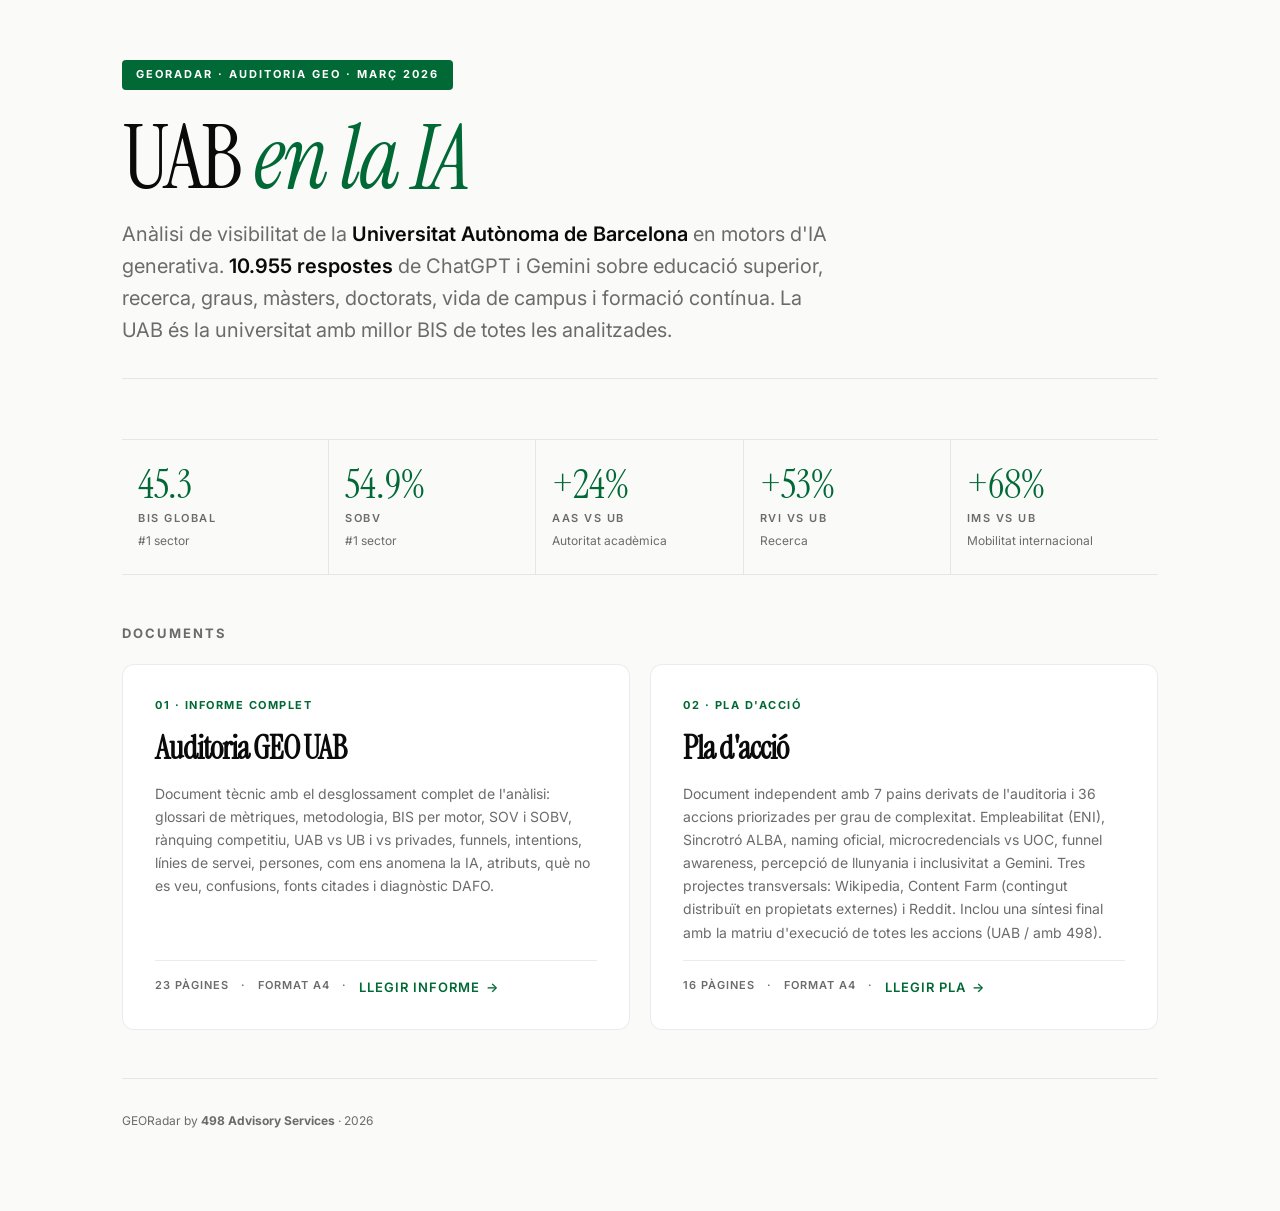
<file: index.html>
<!DOCTYPE html>
<html lang="ca">
<head>
  <meta charset="UTF-8">
  <meta name="viewport" content="width=device-width, initial-scale=1.0">
  <title>UAB · Auditoria GEO · Març 2026</title>
  <meta name="description" content="Auditoria GEORadar de la Universitat Autònoma de Barcelona. Anàlisi de visibilitat en IA generativa (ChatGPT + Gemini, 10.955 respostes).">
  <link rel="preconnect" href="https://fonts.googleapis.com">
  <link rel="preconnect" href="https://fonts.gstatic.com" crossorigin>
  <link href="https://fonts.googleapis.com/css2?family=Inter:wght@400;500;600;700;800;900&family=Instrument+Serif:ital@0;1&display=swap" rel="stylesheet">
  <style>
    :root {
      --uab-green: #006935;
      --uab-green-dark: #005028;
      --uab-green-light: rgba(0,105,53,0.08);
      --ink: #0A0A0A;
      --bg: #FAFAF9;
      --muted: #6b6b6b;
      --border: rgba(0,0,0,0.08);
    }
    * { box-sizing: border-box; margin: 0; padding: 0; }
    body {
      font-family: "Inter", system-ui, -apple-system, sans-serif;
      background: var(--bg);
      color: var(--ink);
      min-height: 100vh;
      line-height: 1.6;
      -webkit-font-smoothing: antialiased;
    }
    .container { max-width: 1100px; margin: 0 auto; padding: 60px 32px 80px; }

    header { margin-bottom: 60px; padding-bottom: 32px; border-bottom: 1px solid var(--border); }
    .badge {
      display: inline-block;
      font-size: 11px;
      font-weight: 700;
      letter-spacing: 2px;
      text-transform: uppercase;
      color: #fff;
      background: var(--uab-green);
      padding: 6px 14px;
      border-radius: 4px;
      margin-bottom: 24px;
    }
    h1 {
      font-family: "Instrument Serif", "Inter", serif;
      font-weight: 400;
      font-size: clamp(48px, 7vw, 88px);
      line-height: 1;
      letter-spacing: -2px;
      margin-bottom: 16px;
    }
    h1 .accent { color: var(--uab-green); font-style: italic; }
    .subtitle {
      font-size: clamp(16px, 1.6vw, 20px);
      color: var(--muted);
      max-width: 720px;
      line-height: 1.6;
    }
    .subtitle strong { color: var(--ink); font-weight: 600; }

    .metrics {
      display: grid;
      grid-template-columns: repeat(auto-fit, minmax(180px, 1fr));
      gap: 0;
      margin: 48px 0;
      border-top: 1px solid var(--border);
      border-bottom: 1px solid var(--border);
    }
    .metric {
      padding: 24px 16px;
      border-right: 1px solid var(--border);
    }
    .metric:last-child { border-right: none; }
    .metric-value {
      font-family: "Instrument Serif", serif;
      font-size: 40px;
      line-height: 1;
      color: var(--uab-green);
      margin-bottom: 6px;
    }
    .metric-label {
      font-size: 11px;
      font-weight: 600;
      letter-spacing: 1.5px;
      text-transform: uppercase;
      color: var(--muted);
    }
    .metric-sub {
      font-size: 12px;
      color: var(--muted);
      margin-top: 4px;
    }

    .section-title {
      font-size: 13px;
      font-weight: 700;
      letter-spacing: 2px;
      text-transform: uppercase;
      color: var(--muted);
      margin-bottom: 20px;
    }

    .cards {
      display: grid;
      grid-template-columns: repeat(auto-fit, minmax(380px, 1fr));
      gap: 20px;
      margin-bottom: 48px;
    }
    .card {
      background: #fff;
      border: 1px solid var(--border);
      border-radius: 12px;
      padding: 32px;
      text-decoration: none;
      color: inherit;
      transition: transform 0.2s ease, border-color 0.2s ease, box-shadow 0.2s ease;
      display: flex;
      flex-direction: column;
      gap: 16px;
    }
    .card:hover {
      transform: translateY(-4px);
      border-color: var(--uab-green);
      box-shadow: 0 12px 28px rgba(0,105,53,0.10);
    }
    .card-tag {
      font-size: 11px;
      font-weight: 700;
      letter-spacing: 1.5px;
      text-transform: uppercase;
      color: var(--uab-green);
    }
    .card-title {
      font-family: "Instrument Serif", serif;
      font-size: 32px;
      line-height: 1.1;
      letter-spacing: -1px;
    }
    .card-desc {
      font-size: 14px;
      color: var(--muted);
      line-height: 1.65;
    }
    .card-meta {
      display: flex;
      gap: 12px;
      flex-wrap: wrap;
      font-size: 11px;
      font-weight: 600;
      letter-spacing: 1px;
      text-transform: uppercase;
      color: var(--muted);
      padding-top: 16px;
      border-top: 1px solid var(--border);
      margin-top: auto;
    }
    .card-cta {
      display: inline-flex;
      align-items: center;
      gap: 6px;
      font-size: 13px;
      font-weight: 600;
      color: var(--uab-green);
    }
    .card-cta::after {
      content: '→';
      transition: transform 0.2s ease;
    }
    .card:hover .card-cta::after { transform: translateX(4px); }
    .card--pending {
      cursor: not-allowed;
      background: repeating-linear-gradient(
        135deg,
        #fff,
        #fff 12px,
        #fafaf9 12px,
        #fafaf9 24px
      );
      border-style: dashed;
      border-color: rgba(0,0,0,0.14);
      opacity: 0.85;
    }
    .card--pending:hover {
      transform: none;
      box-shadow: none;
      border-color: rgba(0,0,0,0.14);
    }
    .card--pending .card-tag { color: var(--muted); }
    .card--pending .card-title { color: var(--muted); }
    .card-cta-pending {
      display: inline-flex;
      align-items: center;
      gap: 6px;
      font-size: 13px;
      font-weight: 600;
      color: var(--muted);
    }
    .card-cta-pending::before {
      content: '⏱';
      font-size: 14px;
    }

    .findings {
      display: grid;
      grid-template-columns: repeat(auto-fit, minmax(260px, 1fr));
      gap: 16px;
      margin-bottom: 48px;
    }
    .finding {
      padding: 20px;
      background: var(--uab-green-light);
      border-left: 3px solid var(--uab-green);
      border-radius: 0 8px 8px 0;
    }
    .finding-num {
      font-family: "Instrument Serif", serif;
      font-size: 24px;
      color: var(--uab-green);
      line-height: 1;
      margin-bottom: 8px;
    }
    .finding-title {
      font-size: 14px;
      font-weight: 700;
      margin-bottom: 6px;
    }
    .finding-text {
      font-size: 12.5px;
      color: var(--muted);
      line-height: 1.55;
    }

    footer {
      padding-top: 32px;
      border-top: 1px solid var(--border);
      font-size: 12px;
      color: var(--muted);
      display: flex;
      justify-content: space-between;
      flex-wrap: wrap;
      gap: 12px;
    }
    footer a { color: var(--uab-green); text-decoration: none; }
    footer a:hover { text-decoration: underline; }

    @media (max-width: 720px) {
      .container { padding: 40px 20px 60px; }
      .card { padding: 24px; }
      .metric { padding: 18px 12px; }
      .metric-value { font-size: 32px; }
    }
  </style>
</head>
<body>
  <div class="container">

    <header>
      <span class="badge">GEORadar · Auditoria GEO · Març 2026</span>
      <h1>UAB <span class="accent">en la IA</span></h1>
      <p class="subtitle">
        Anàlisi de visibilitat de la <strong>Universitat Autònoma de Barcelona</strong> en motors d'IA generativa.
        <strong>10.955 respostes</strong> de ChatGPT i Gemini sobre educació superior, recerca, graus, màsters, doctorats, vida de campus i formació contínua. La UAB és la universitat amb millor BIS de totes les analitzades.
      </p>
    </header>

    <div class="metrics">
      <div class="metric">
        <div class="metric-value">45.3</div>
        <div class="metric-label">BIS global</div>
        <div class="metric-sub">#1 sector</div>
      </div>
      <div class="metric">
        <div class="metric-value">54.9%</div>
        <div class="metric-label">SOBV</div>
        <div class="metric-sub">#1 sector</div>
      </div>
      <div class="metric">
        <div class="metric-value">+24%</div>
        <div class="metric-label">AAS vs UB</div>
        <div class="metric-sub">Autoritat acadèmica</div>
      </div>
      <div class="metric">
        <div class="metric-value">+53%</div>
        <div class="metric-label">RVI vs UB</div>
        <div class="metric-sub">Recerca</div>
      </div>
      <div class="metric">
        <div class="metric-value">+68%</div>
        <div class="metric-label">IMS vs UB</div>
        <div class="metric-sub">Mobilitat internacional</div>
      </div>
    </div>

    <div class="section-title">Documents</div>
    <div class="cards">

      <a class="card" href="_outputs/20260514_INFORME_uab_geo-audit-marc2026_v1.html">
        <span class="card-tag">01 · Informe complet</span>
        <h2 class="card-title">Auditoria GEO UAB</h2>
        <p class="card-desc">
          Document tècnic amb el desglossament complet de l'anàlisi: glossari de mètriques, metodologia, BIS per motor, SOV i SOBV, rànquing competitiu, UAB vs UB i vs privades, funnels, intentions, línies de servei, persones, com ens anomena la IA, atributs, què no es veu, confusions, fonts citades i diagnòstic DAFO.
        </p>
        <div class="card-meta">
          <span>23 pàgines</span>
          <span>·</span>
          <span>Format A4</span>
          <span>·</span>
          <span class="card-cta">Llegir informe</span>
        </div>
      </a>

      <a class="card" href="_outputs/20260526_PLA_uab_pla-accio-geo_v1.html">
        <span class="card-tag">02 · Pla d'acció</span>
        <h2 class="card-title">Pla d'acció</h2>
        <p class="card-desc">
          Document independent amb 7 pains derivats de l'auditoria i 36 accions priorizades per grau de complexitat. Empleabilitat (ENI), Sincrotró ALBA, naming oficial, microcredencials vs UOC, funnel awareness, percepció de llunyania i inclusivitat a Gemini. Tres projectes transversals: Wikipedia, Content Farm (contingut distribuït en propietats externes) i Reddit. Inclou una síntesi final amb la matriu d'execució de totes les accions (UAB / amb 498).
        </p>
        <div class="card-meta">
          <span>16 pàgines</span>
          <span>·</span>
          <span>Format A4</span>
          <span>·</span>
          <span class="card-cta">Llegir pla</span>
        </div>
      </a>

    </div>


    <footer>
      <span>GEORadar by <strong>498 Advisory Services</strong> · 2026</span>
    </footer>

  </div>
</body>
</html>
</file>
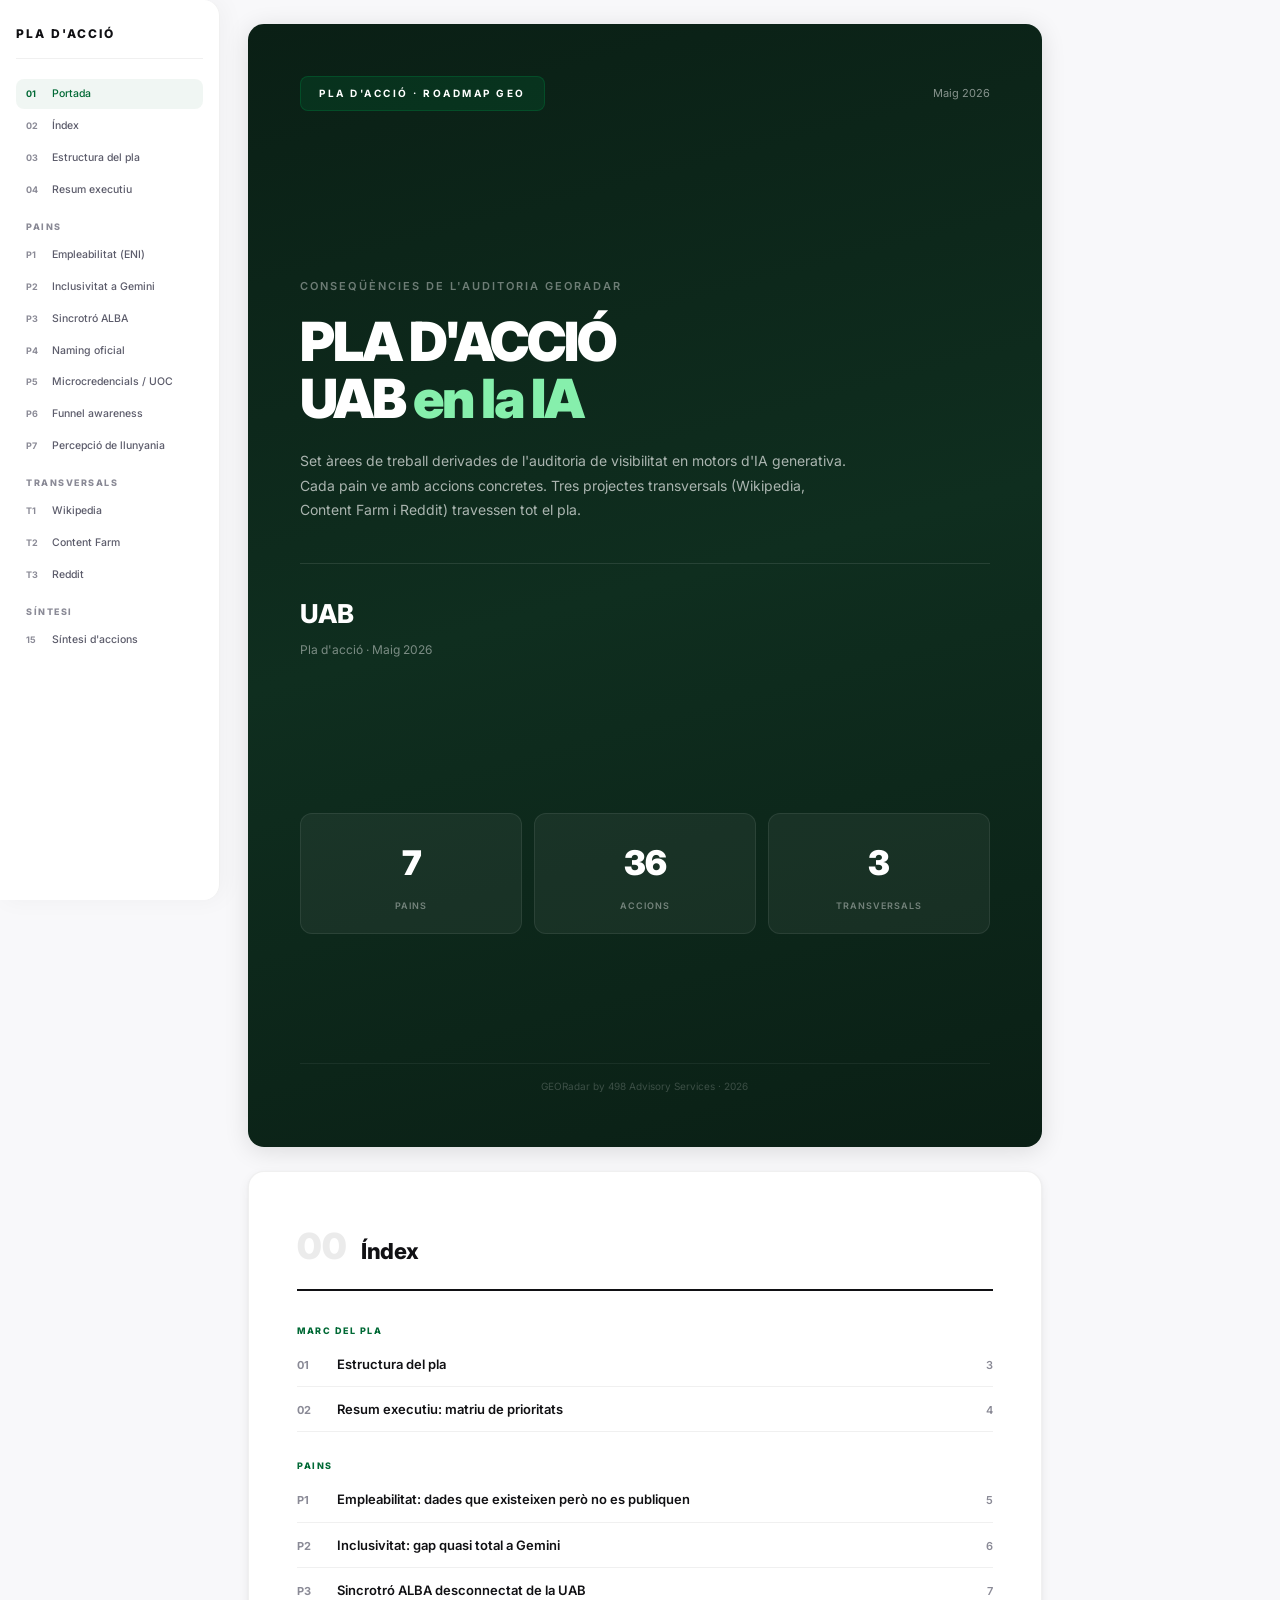
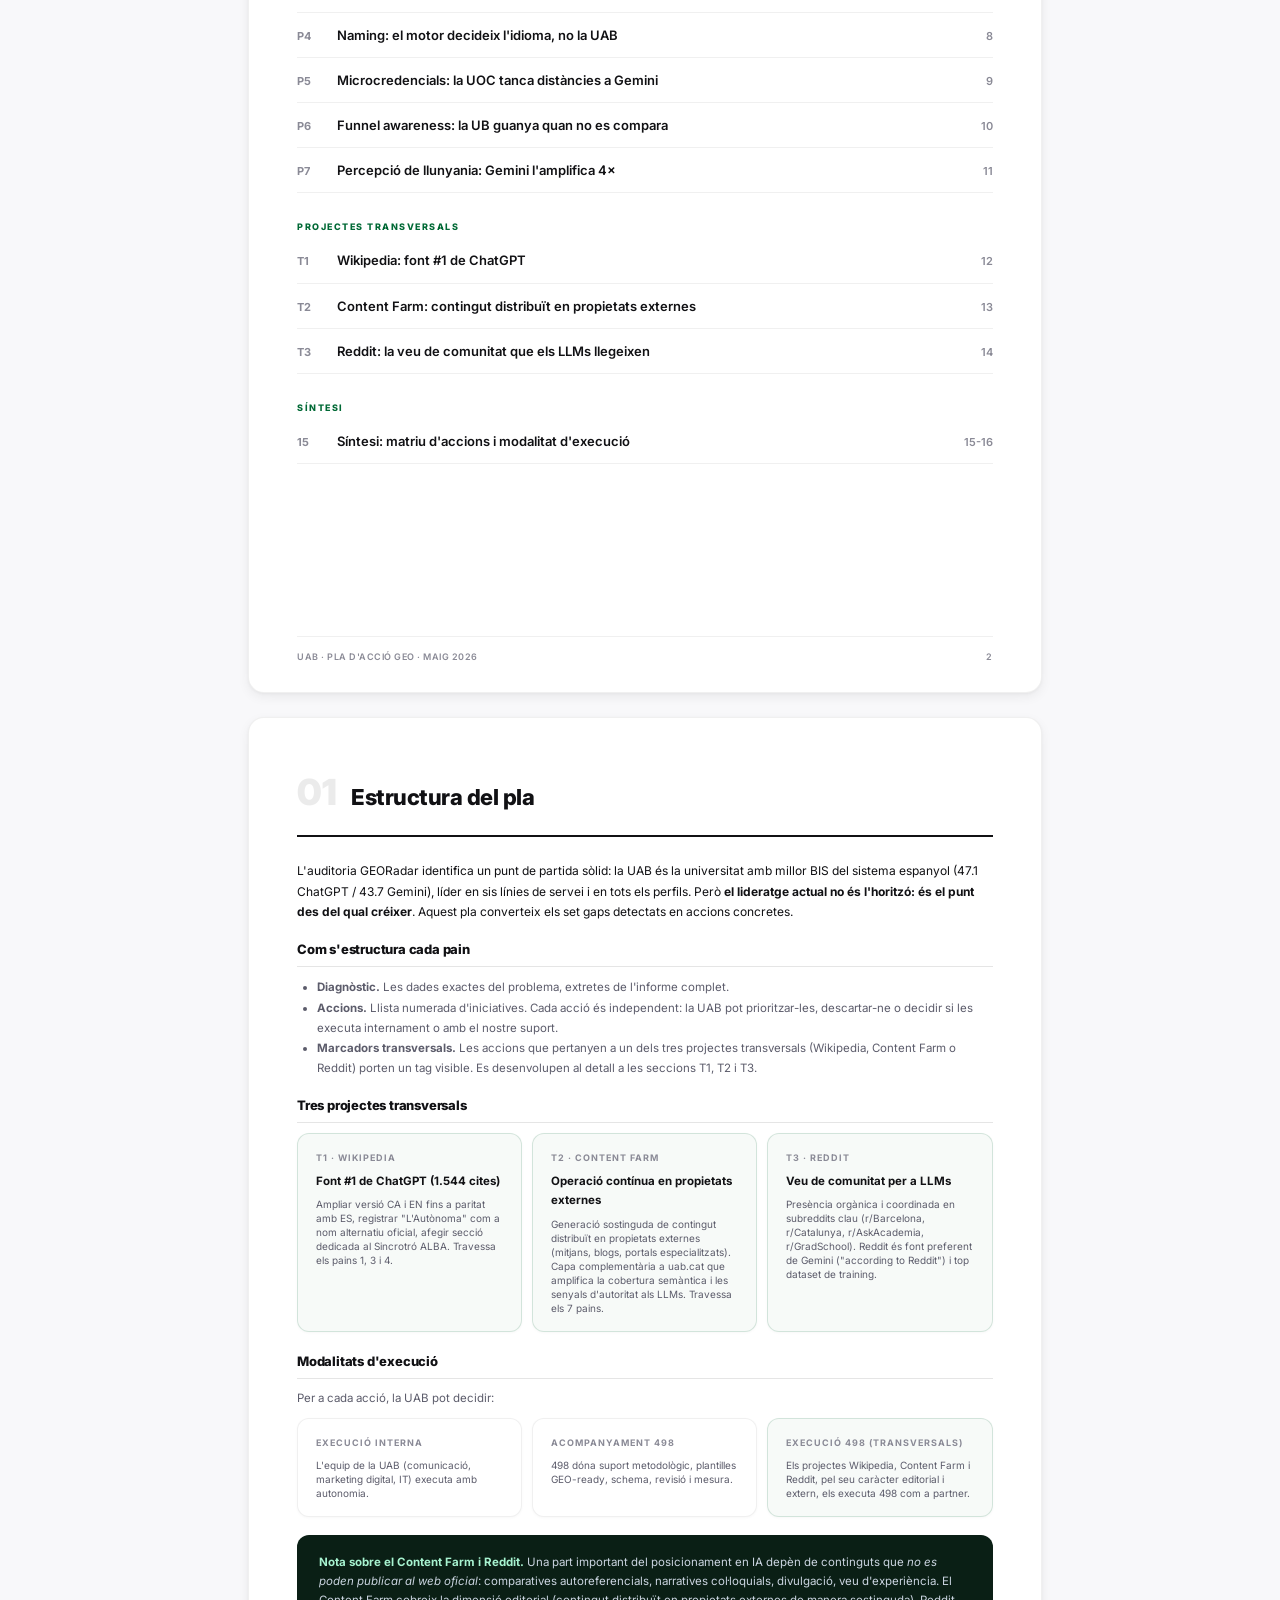
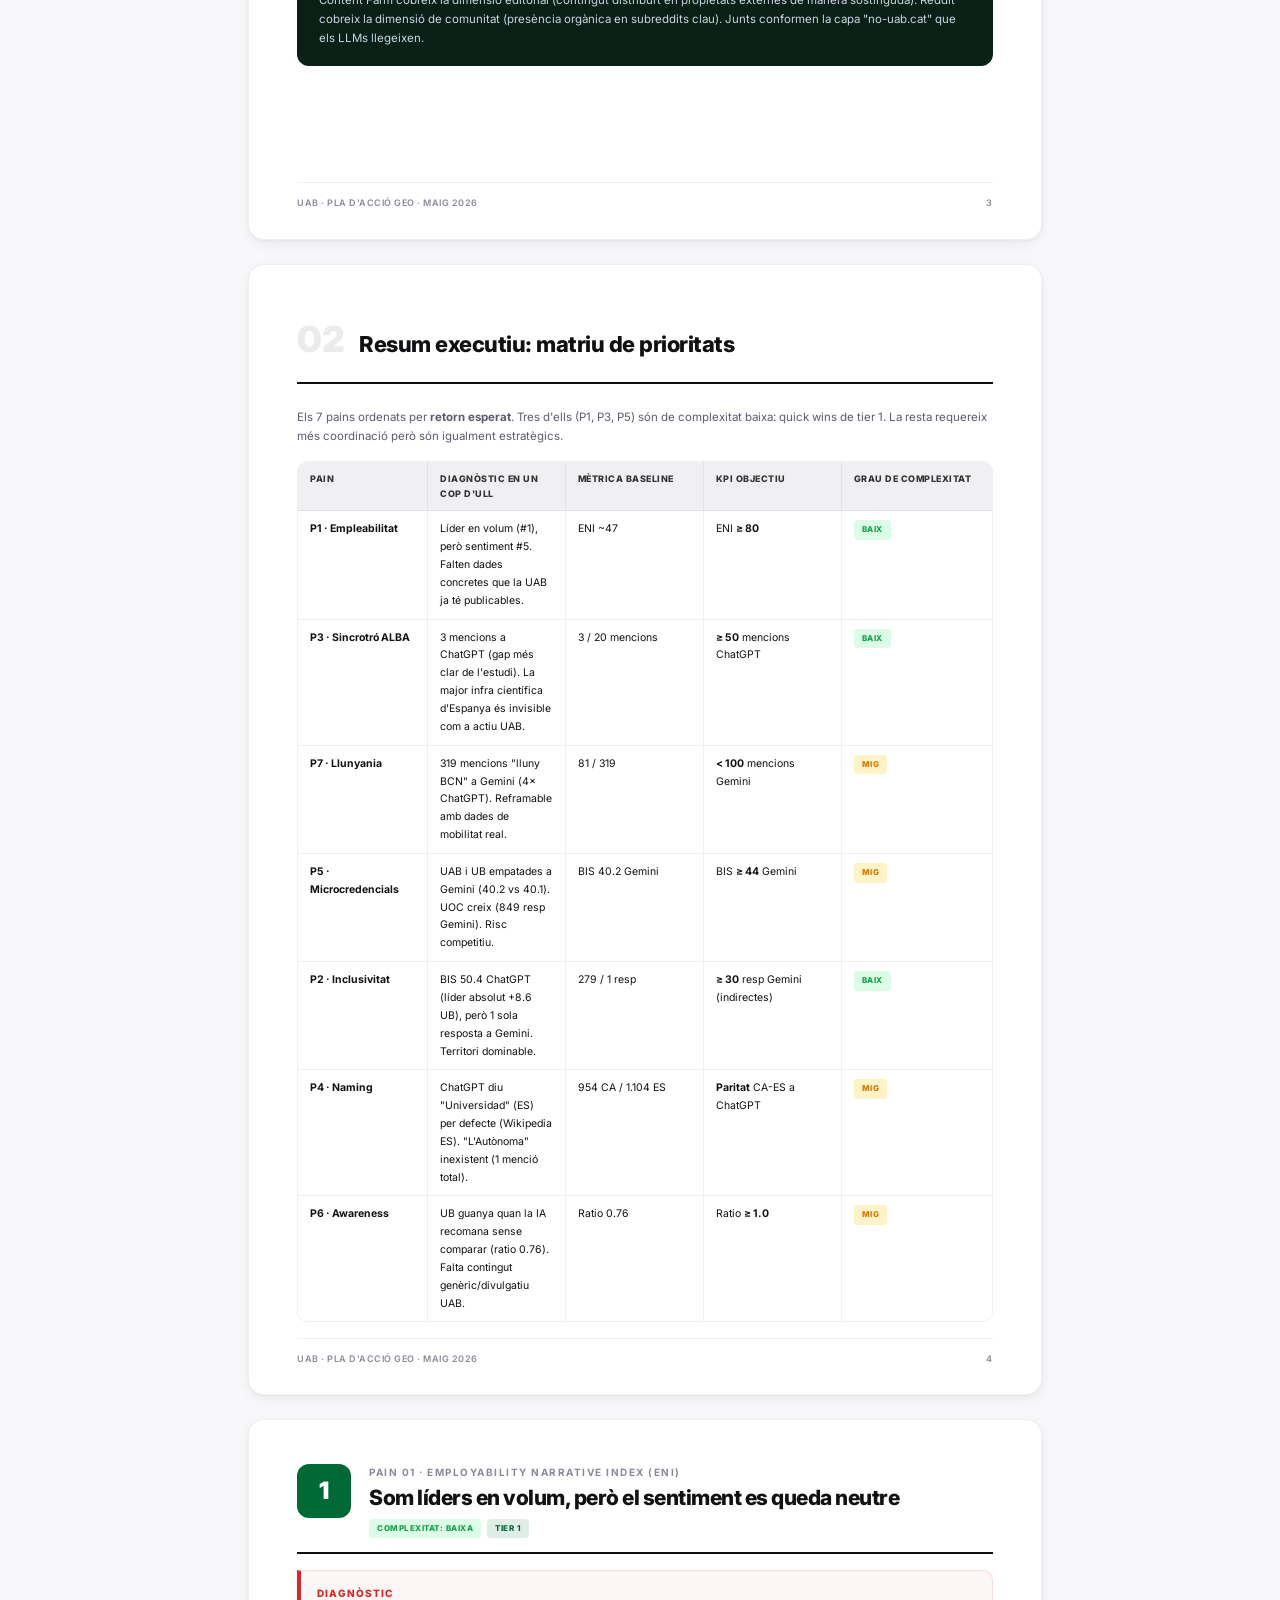
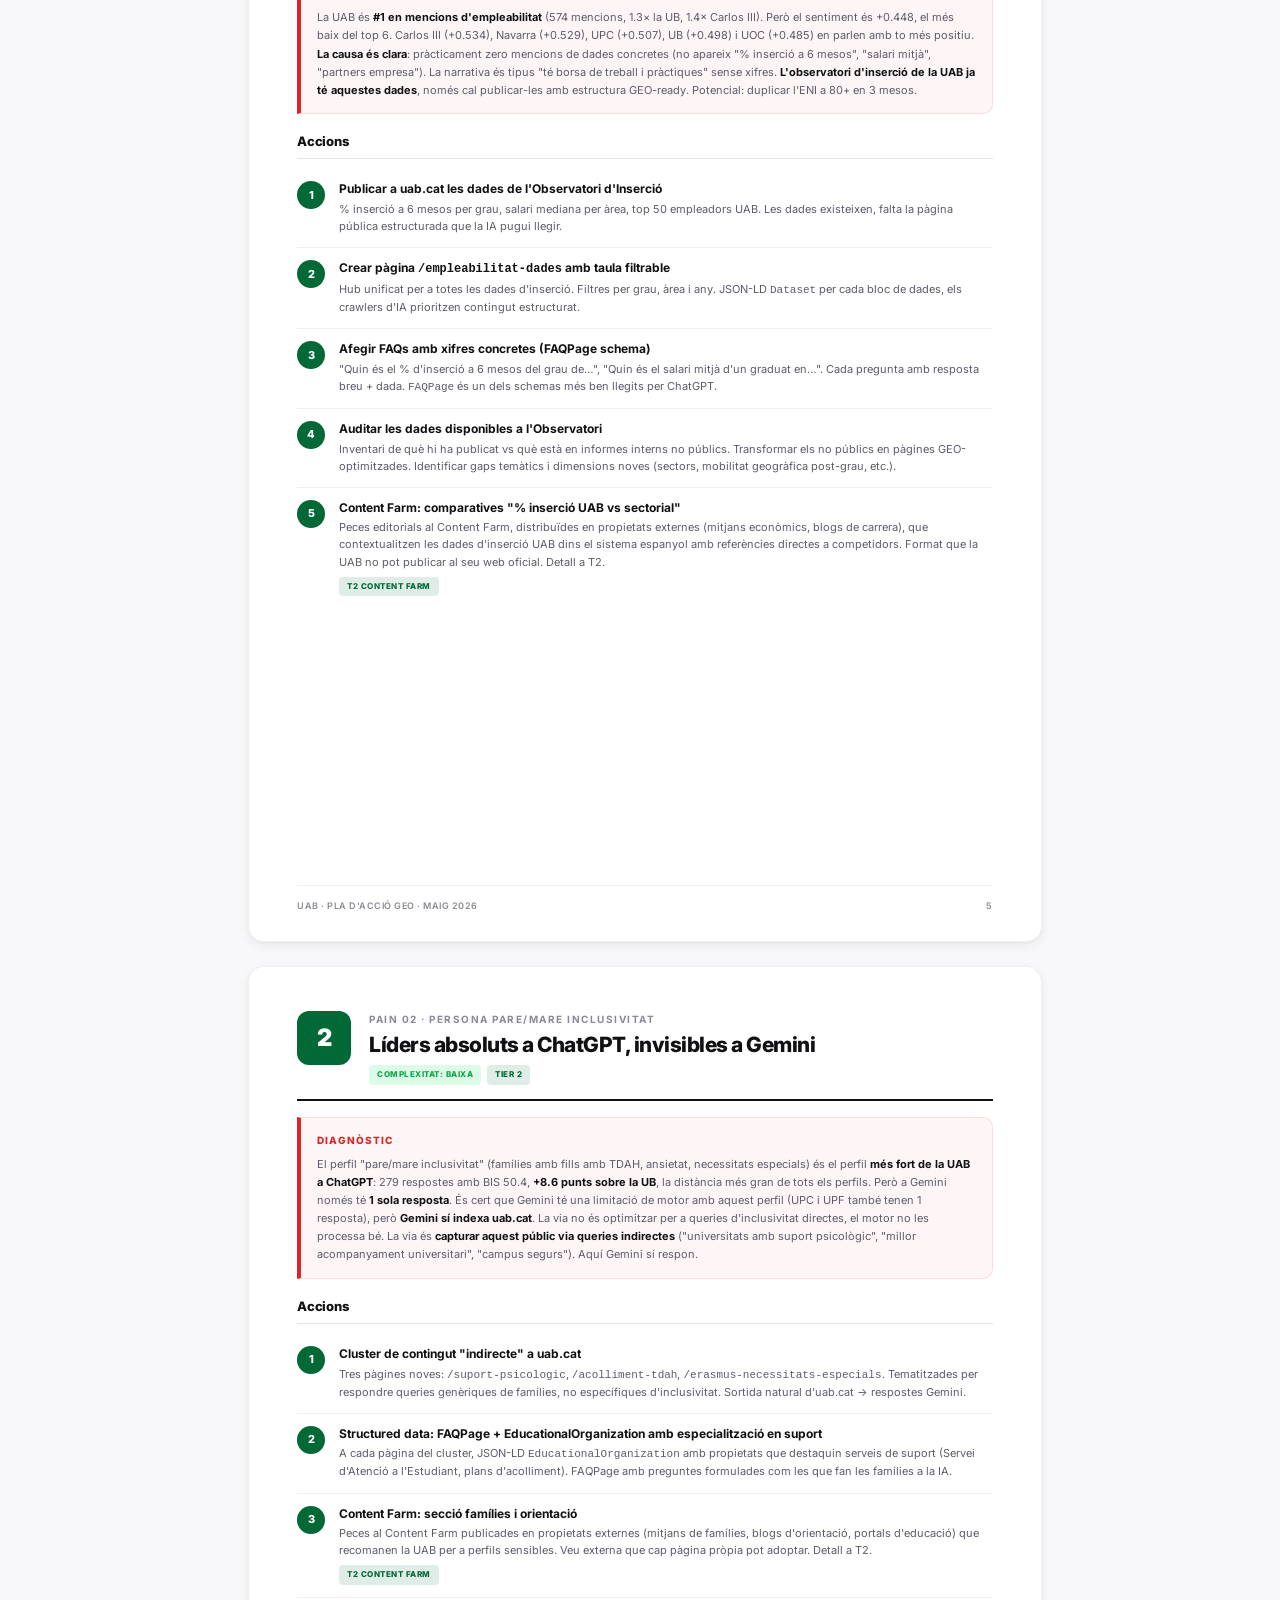
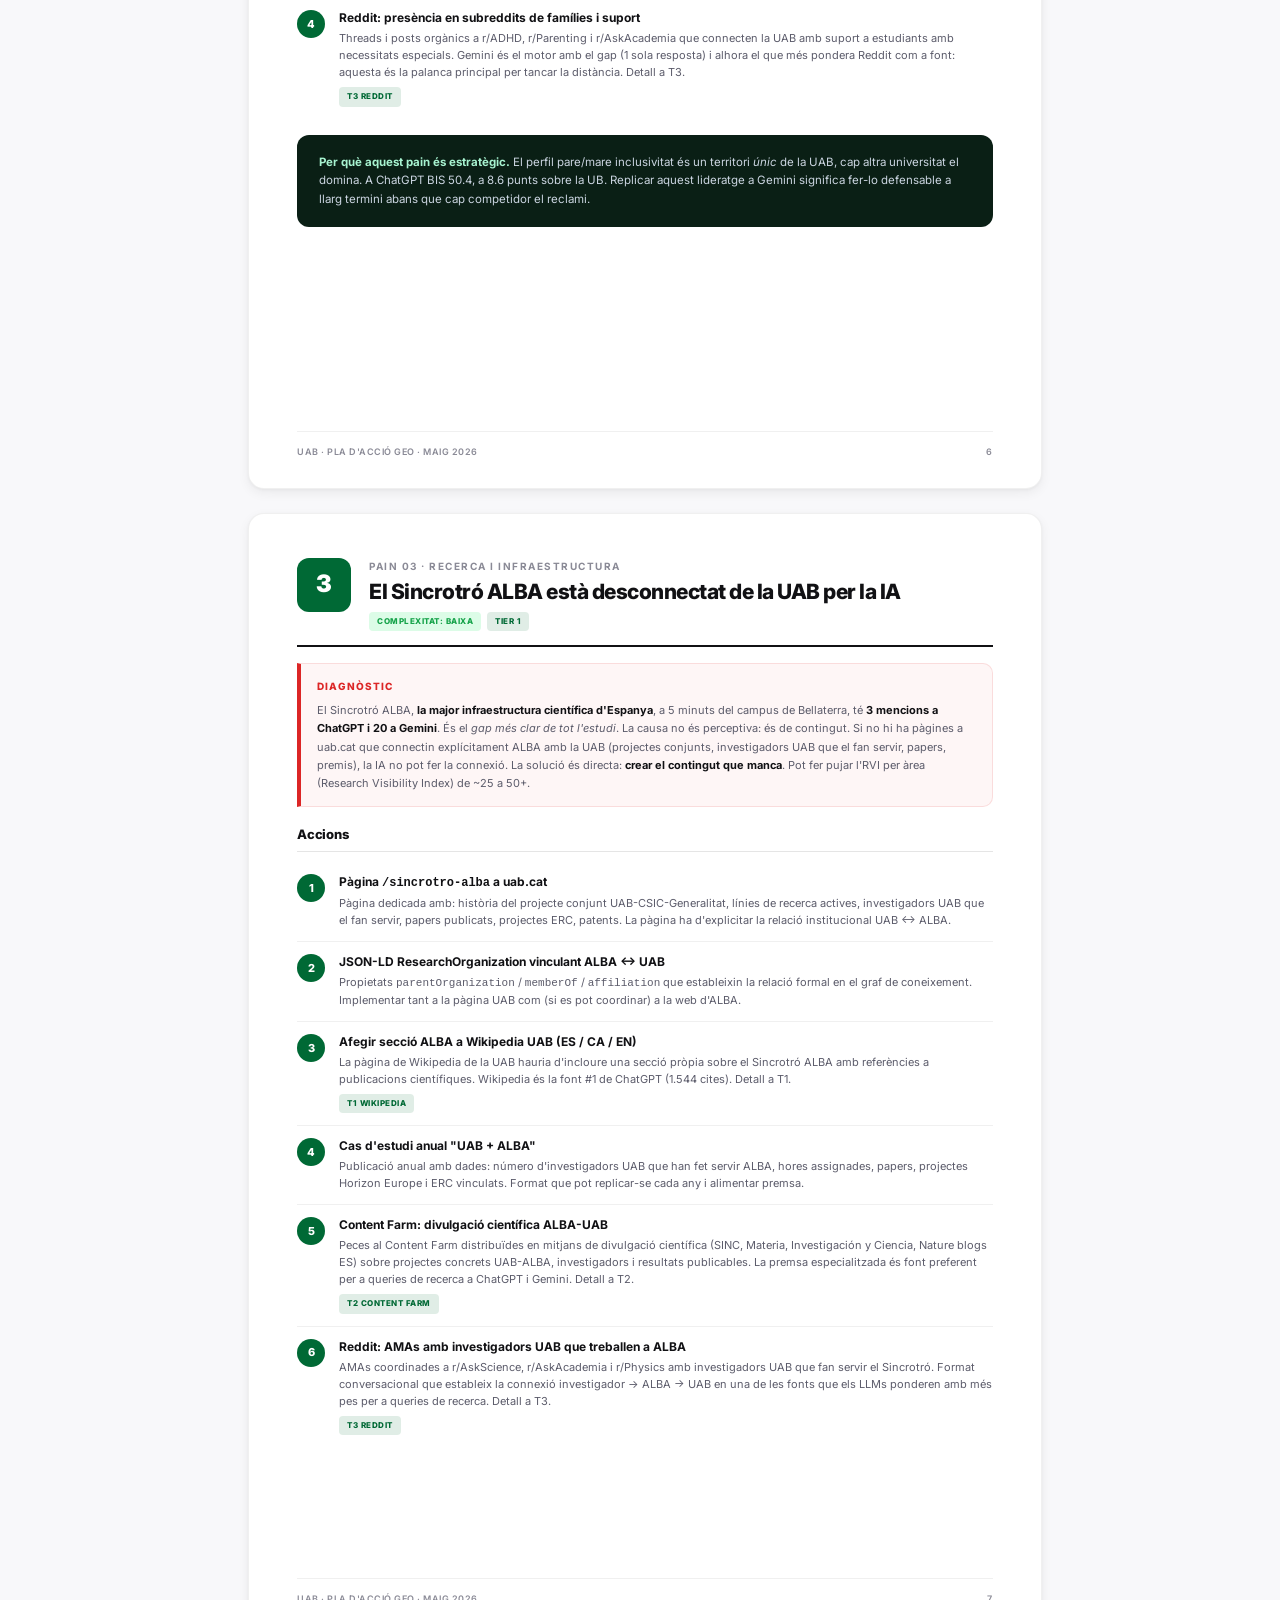
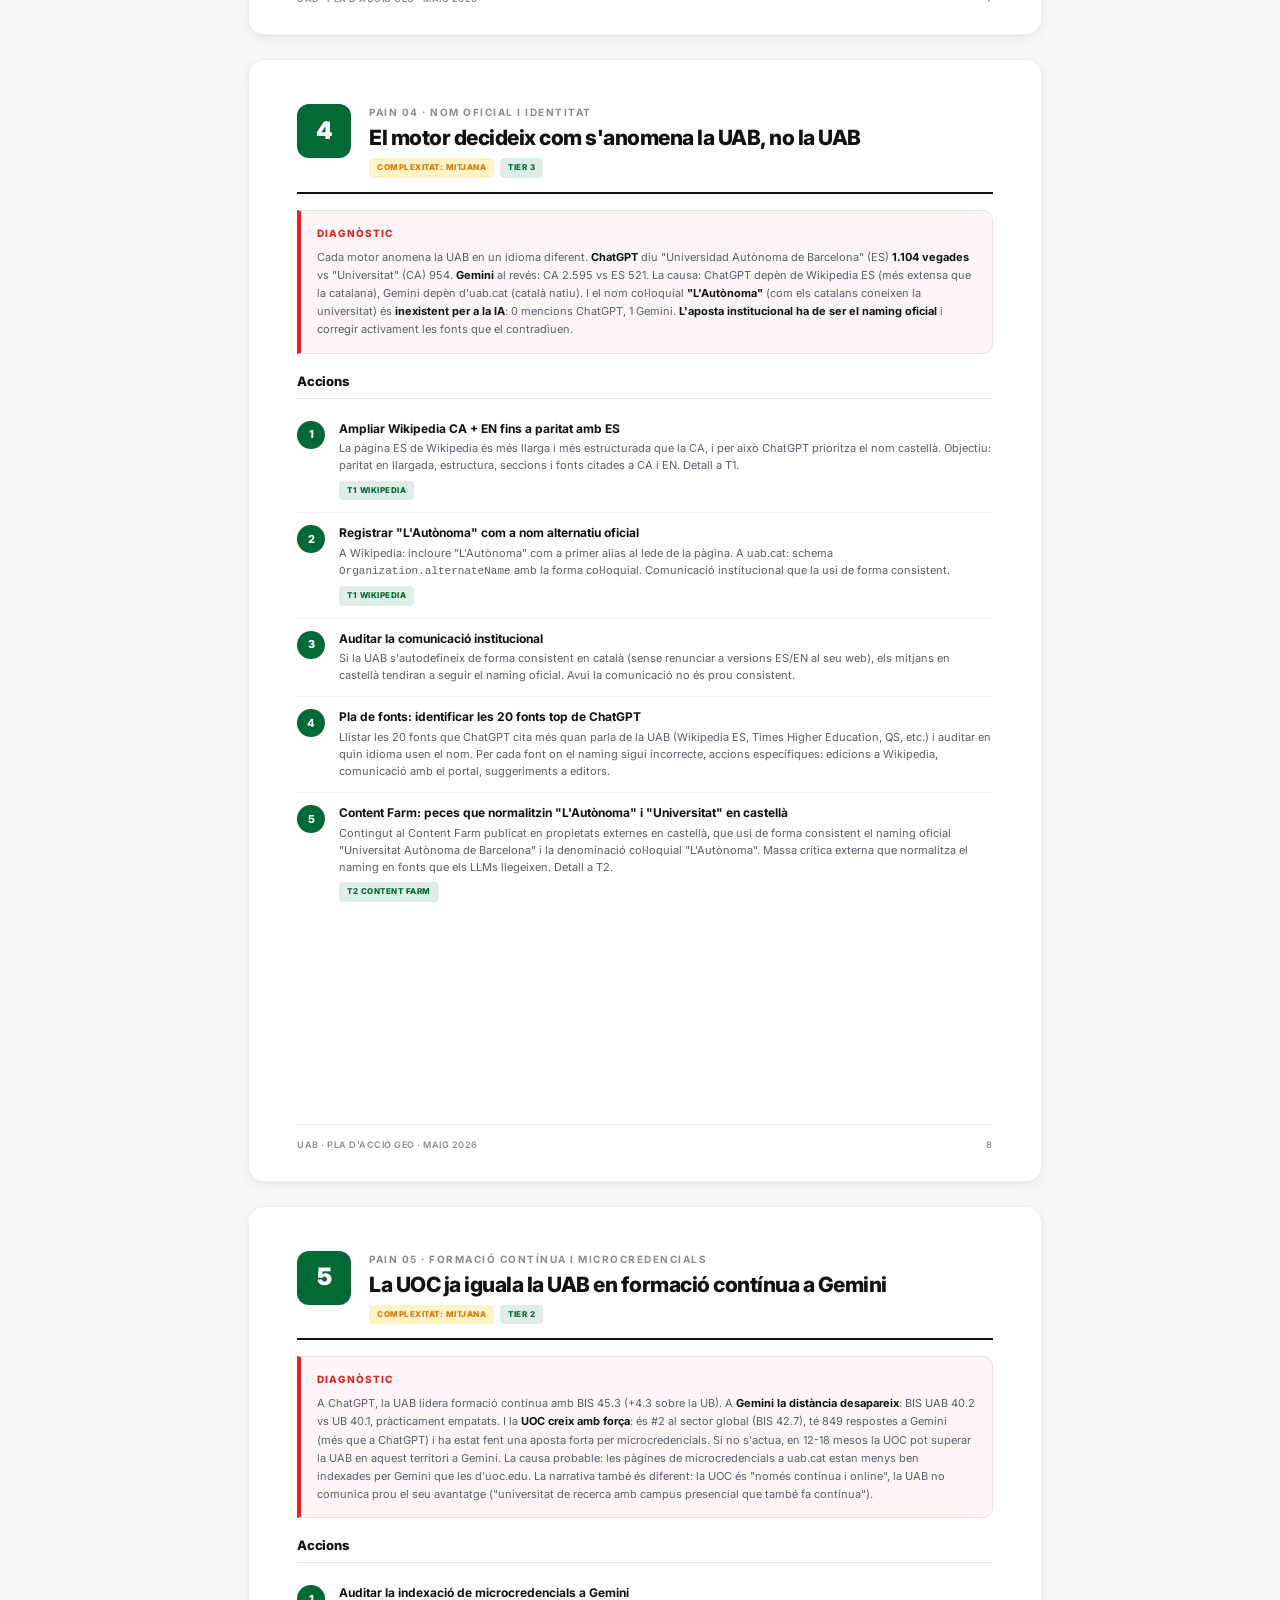
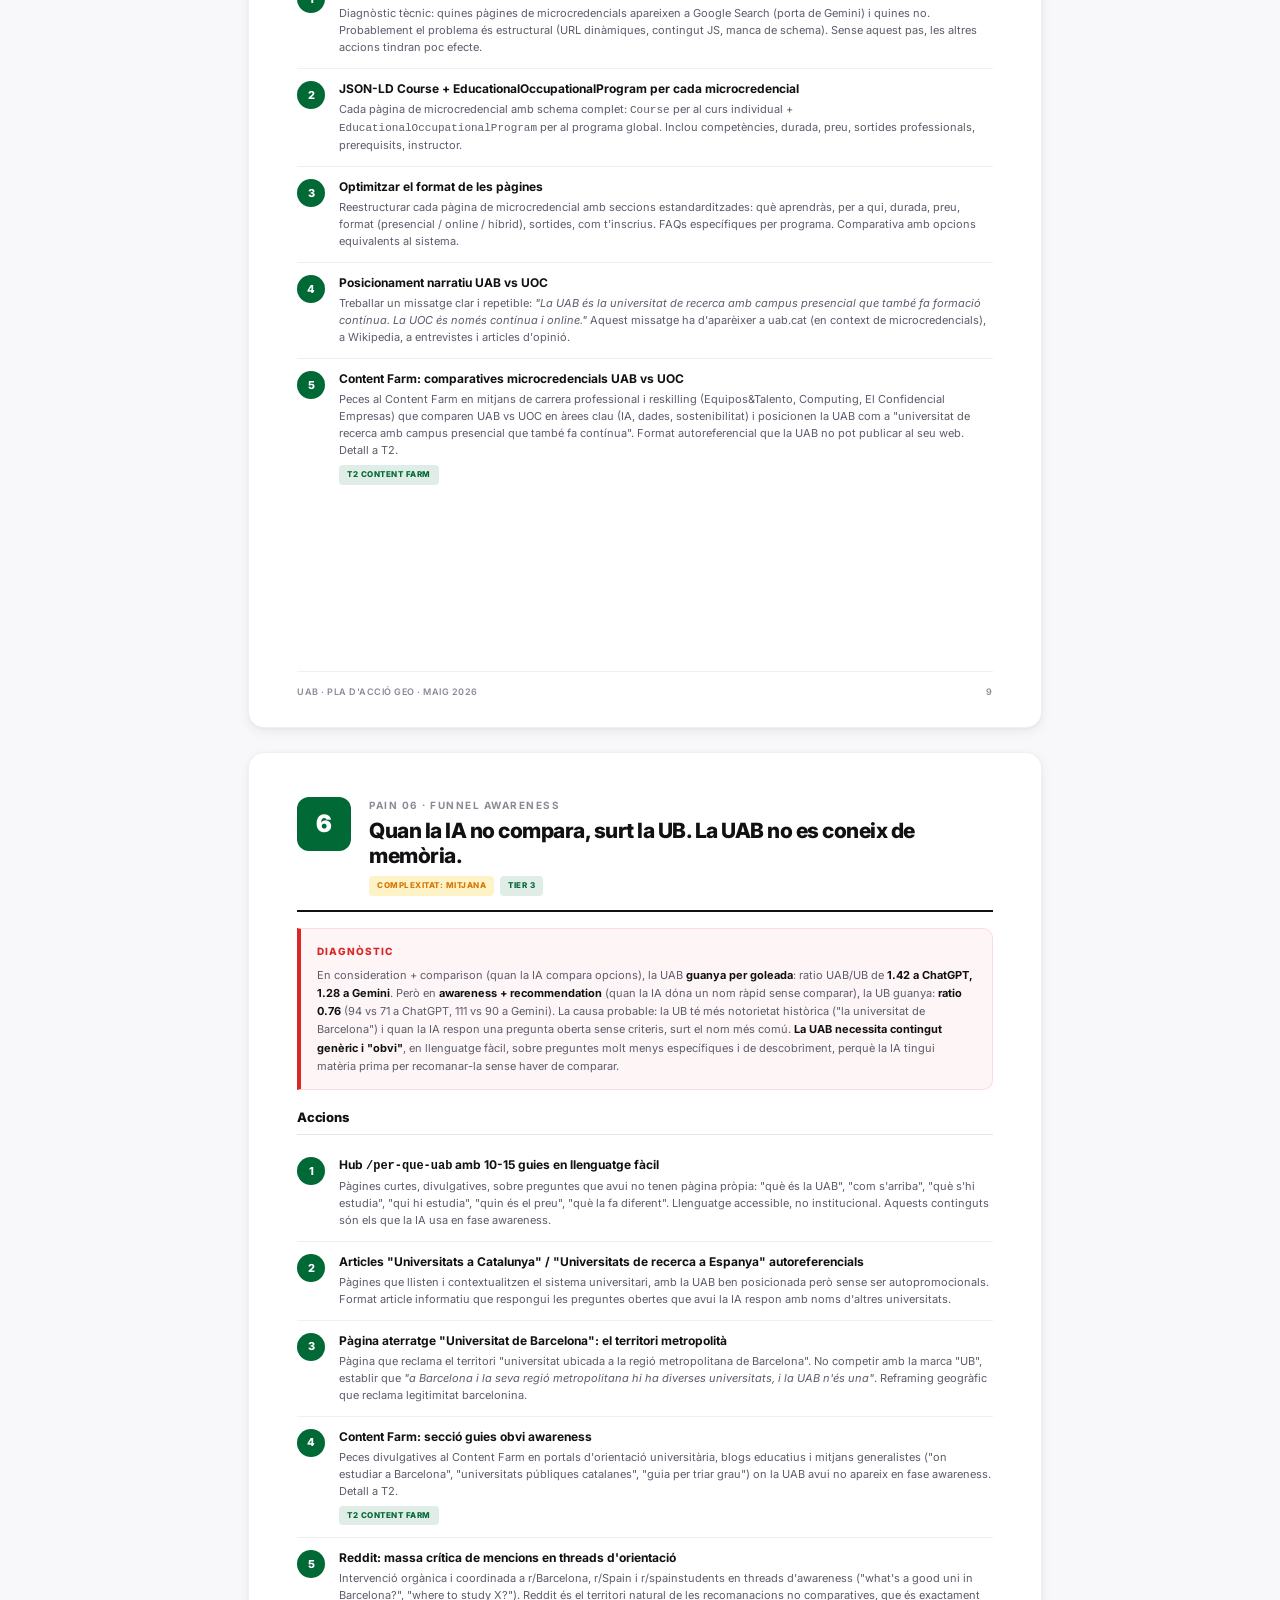
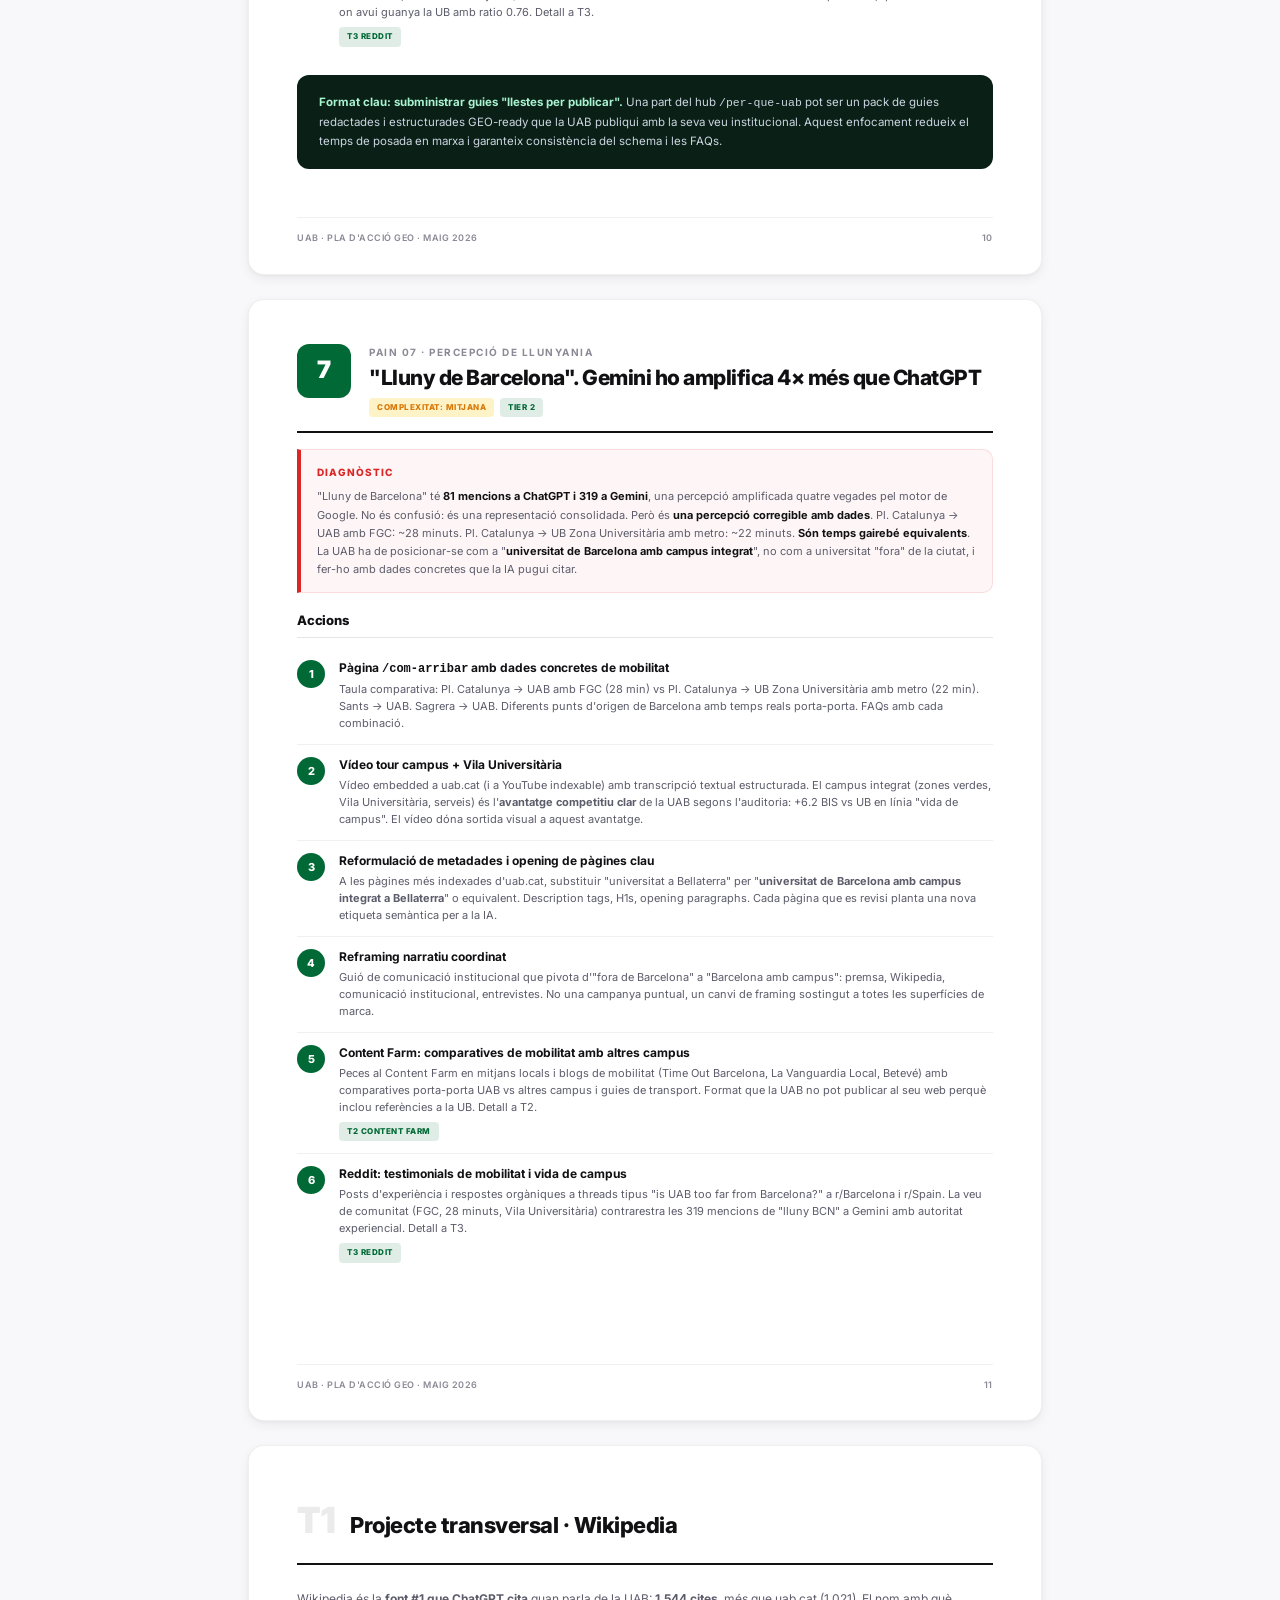
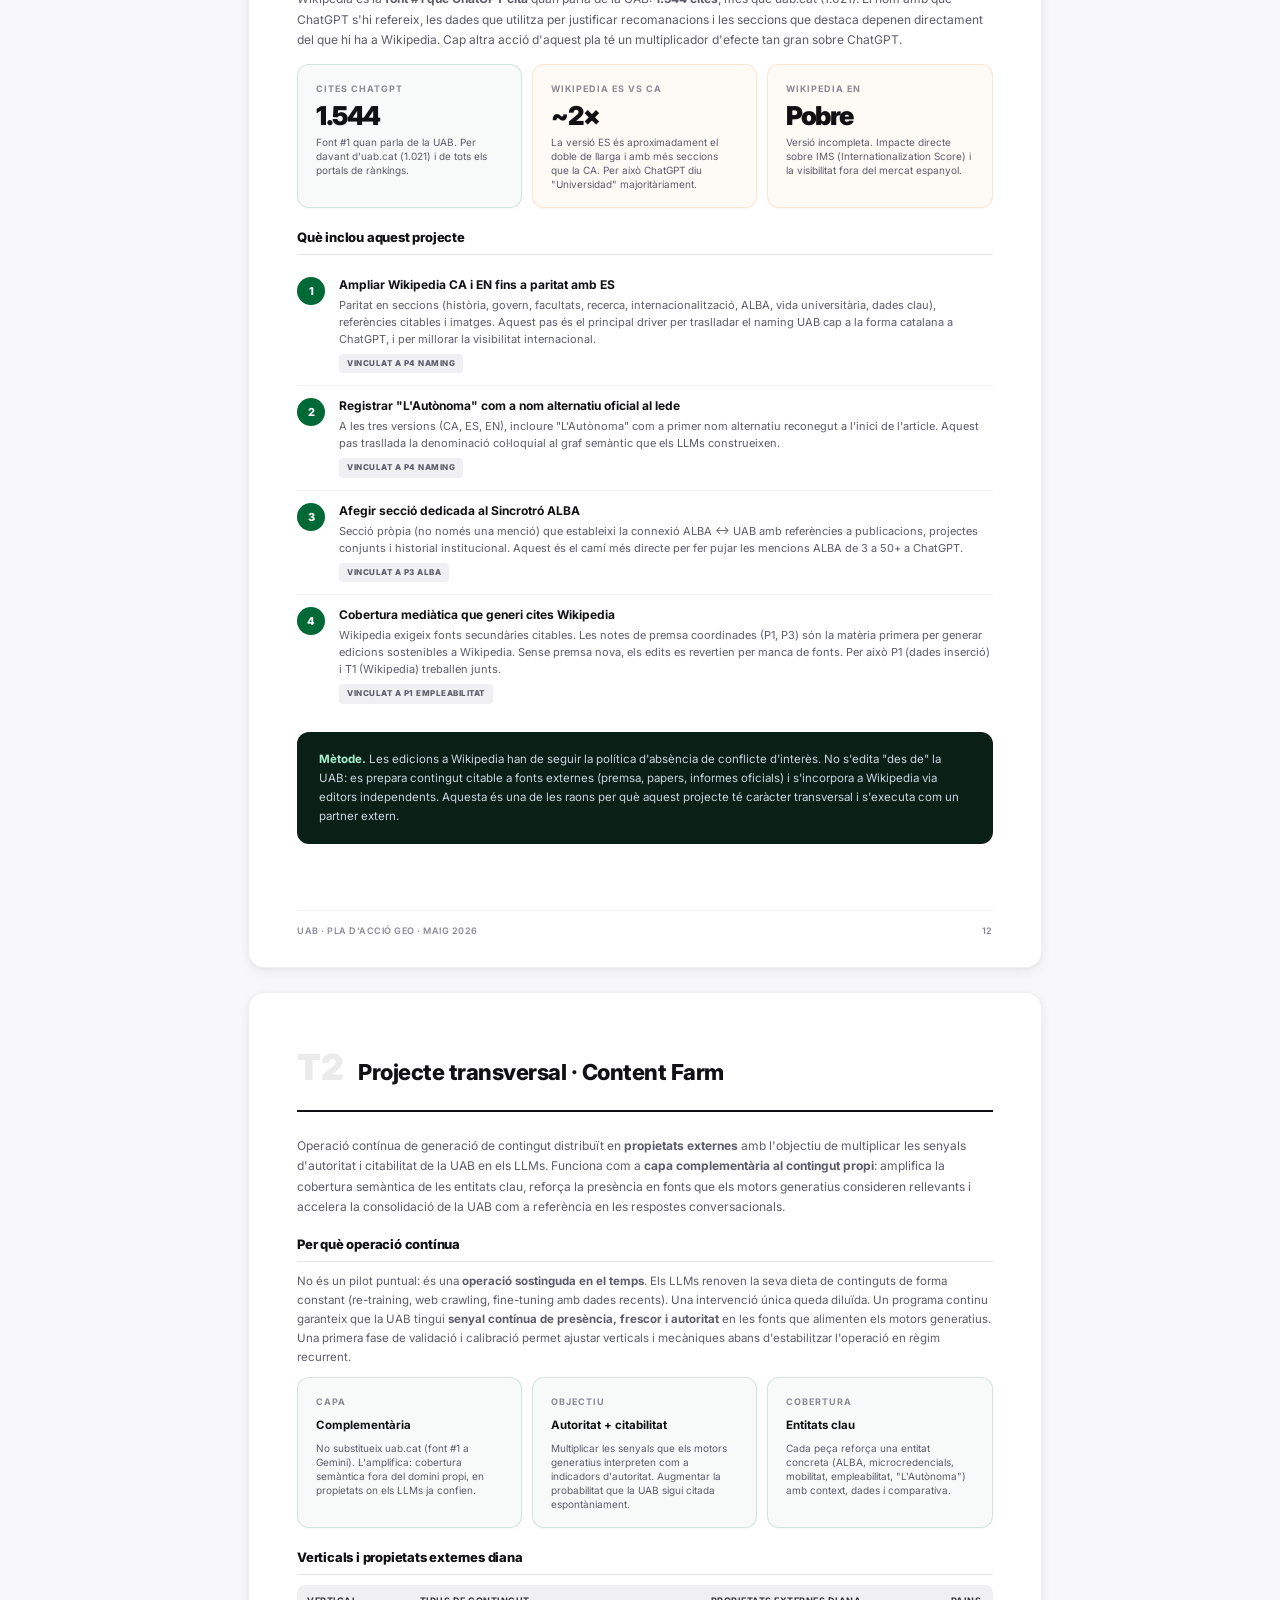
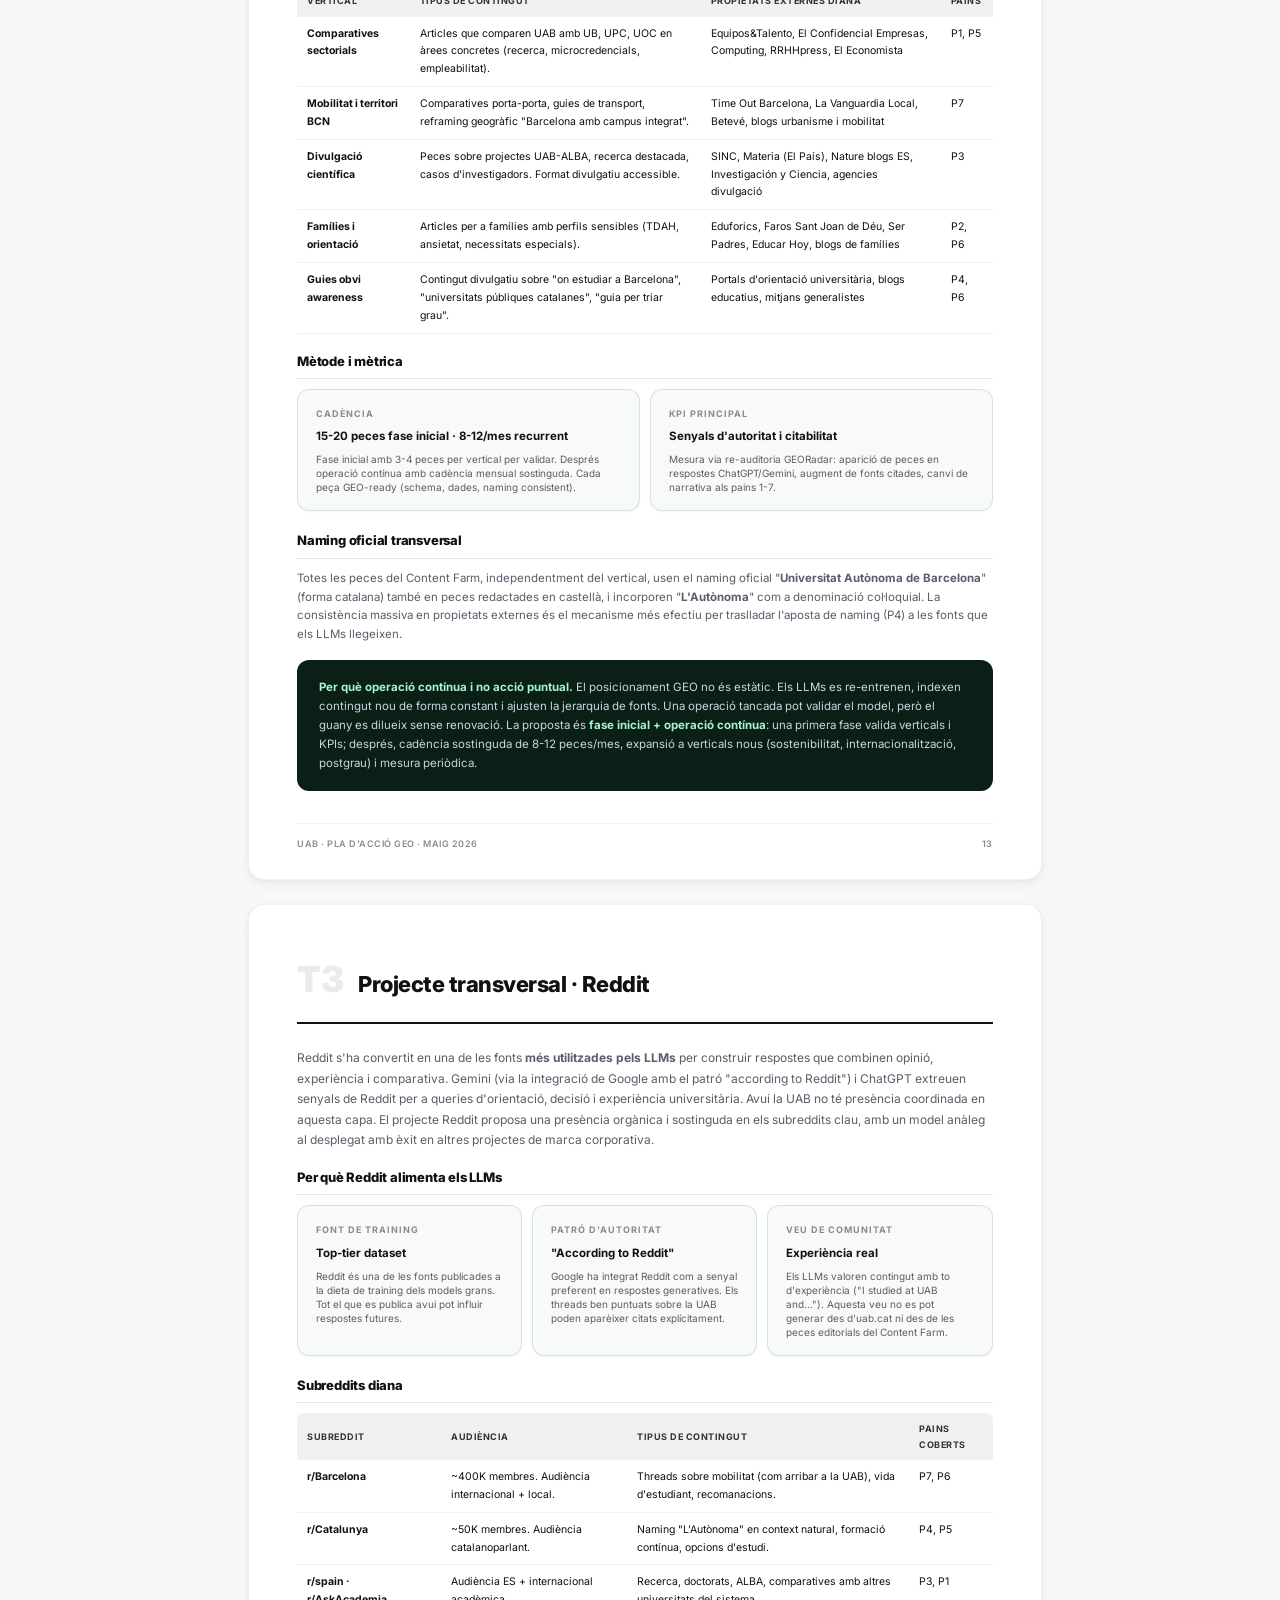
<file: _outputs/20260526_PLA_uab_pla-accio-geo_v1.html>
<!DOCTYPE html>
<html lang="ca">
<head>
  <meta charset="UTF-8">
  <meta name="viewport" content="width=device-width, initial-scale=1.0">
  <title>Pla d'acció GEO UAB · 2026 · v1</title>
  <link rel="preconnect" href="https://fonts.googleapis.com">
  <link rel="preconnect" href="https://fonts.gstatic.com" crossorigin>
  <link href="https://fonts.googleapis.com/css2?family=Inter:wght@400;500;600;700;800;900&display=swap" rel="stylesheet">
  <style>
    :root {
      --bg: #f8f8fa; --surface: #ffffff; --text: #111114; --text-secondary: #5c5c6b;
      --text-tertiary: #8a8a96; --positive: #16a34a; --negative: #dc2626; --warning: #d97706;
      --accent: #2563eb; --uab-green: #006935; --border: rgba(0,0,0,0.06); --border-strong: rgba(0,0,0,0.10);
    }
    * { margin:0; padding:0; box-sizing:border-box; }
    body { font-family:"Inter",system-ui,sans-serif; font-size:12px; line-height:1.7; color:var(--text); background:var(--bg); }
    .report { max-width:210mm; margin:0 auto; padding:0 16px; }
    @media screen { .page { margin:24px auto; } }
    @page { size:A4; margin:0; }
    @media print {
      body { background:white; }
      .page { margin:0; page-break-after:always; box-shadow:none!important; }
      .sidebar,.sidebar-toggle { display:none!important; }
    }
    /* SIDEBAR */
    .sidebar { position:fixed; top:0; left:0; bottom:0; width:220px; z-index:1000; background:rgba(255,255,255,0.95); backdrop-filter:blur(16px); color:var(--text-secondary); padding:24px 16px; overflow-y:auto; font-size:10.5px; border-right:1px solid var(--border); box-shadow:4px 0 24px rgba(0,0,0,0.04); border-radius:0 16px 16px 0; transition:transform .3s ease; }
    .sidebar-logo { margin-bottom:20px; padding-bottom:14px; border-bottom:1px solid var(--border); }
    .sidebar-logo span { font-size:12px; font-weight:800; color:var(--text); letter-spacing:2px; text-transform:uppercase; }
    .sidebar-section { font-size:9px; font-weight:800; letter-spacing:1.5px; text-transform:uppercase; color:var(--text-tertiary); margin:14px 10px 6px; }
    .sidebar-item { display:flex; align-items:baseline; gap:8px; padding:6px 10px; margin-bottom:2px; border-radius:8px; transition:all .15s ease; text-decoration:none; color:var(--text-secondary); }
    .sidebar-item:hover { color:var(--text); background:rgba(0,0,0,0.03); }
    .sidebar-item.active { color:var(--uab-green); background:rgba(0,105,53,0.06); font-weight:600; }
    .sidebar-item-num { font-weight:700; min-width:18px; font-size:9px; color:var(--text-tertiary); }
    .sidebar-item.active .sidebar-item-num { color:var(--uab-green); }
    .sidebar-item-text { font-weight:500; font-size:10.5px; }
    .sidebar-toggle { position:fixed; top:14px; left:14px; z-index:1001; width:36px; height:36px; background:var(--surface); color:var(--text); border:1px solid var(--border); border-radius:10px; display:none; align-items:center; justify-content:center; cursor:pointer; font-size:16px; box-shadow:0 2px 8px rgba(0,0,0,0.08); }
    @media screen and (min-width:900px) { .report { margin-left:232px; } }
    @media screen and (max-width:899px) { .sidebar { transform:translateX(-100%); } .sidebar.open { transform:translateX(0); } .sidebar-toggle { display:flex; } }
    /* COVER */
    .cover { width:210mm; min-height:297mm; padding:52px; background:linear-gradient(165deg,#0a1f15 0%,#0f2e1f 50%,#0a1f15 100%); color:#fff; border-radius:16px; display:flex; flex-direction:column; justify-content:space-between; box-shadow:0 4px 24px rgba(0,0,0,0.12); }
    .cover-top { display:flex; justify-content:space-between; align-items:center; }
    .cover-badge { font-size:10px; font-weight:700; letter-spacing:2.5px; text-transform:uppercase; border:1px solid rgba(255,255,255,0.2); padding:8px 18px; border-radius:8px; background:rgba(0,105,53,0.25); border-color:rgba(0,105,53,0.5); }
    .cover-date { font-size:11px; color:rgba(255,255,255,0.5); }
    .cover-main { margin:50px 0 36px; }
    .cover-label { font-size:11px; font-weight:600; letter-spacing:2px; text-transform:uppercase; color:rgba(255,255,255,0.4); margin-bottom:18px; }
    .cover-title { font-size:54px; font-weight:900; line-height:1.05; letter-spacing:-2px; margin-bottom:22px; }
    .cover-title em { color:#86efac; font-style:normal; font-weight:900; }
    .cover-subtitle { font-size:14px; color:rgba(255,255,255,0.65); max-width:560px; line-height:1.75; }
    .cover-brand { margin-top:40px; padding-top:28px; border-top:1px solid rgba(255,255,255,0.1); }
    .cover-brand-info h2 { font-size:26px; font-weight:800; }
    .cover-brand-info p { font-size:12px; color:rgba(255,255,255,0.45); margin-top:4px; }
    .cover-metrics { display:grid; grid-template-columns:repeat(3,1fr); gap:12px; }
    .cover-metric { background:rgba(255,255,255,0.05); border:1px solid rgba(255,255,255,0.08); padding:20px 16px; text-align:center; border-radius:12px; }
    .cover-metric-value { font-size:34px; font-weight:900; letter-spacing:-1.5px; }
    .cover-metric-label { font-size:9px; font-weight:600; letter-spacing:1px; text-transform:uppercase; color:rgba(255,255,255,0.4); margin-top:6px; }
    /* PAGES */
    .page:not(.cover) { width:210mm; min-height:297mm; padding:44px 48px 72px; background:var(--surface); position:relative; border-radius:16px; box-shadow:0 1px 3px rgba(0,0,0,0.04),0 4px 12px rgba(0,0,0,0.06); border:1px solid var(--border); }
    .section-header { display:flex; align-items:baseline; gap:14px; margin-bottom:24px; padding-bottom:12px; border-bottom:2px solid var(--text); }
    .section-number { font-size:36px; font-weight:900; color:rgba(0,0,0,0.08); }
    .section-title { font-size:22px; font-weight:800; letter-spacing:-0.5px; }
    .page-footer { position:absolute; bottom:28px; left:48px; right:48px; display:flex; justify-content:space-between; padding-top:12px; border-top:1px solid var(--border); font-size:9px; color:var(--text-tertiary); font-weight:600; letter-spacing:0.5px; text-transform:uppercase; }
    /* COMPONENTS */
    .metric-grid { display:grid; gap:10px; margin-bottom:18px; }
    .metric-grid.cols-2 { grid-template-columns:repeat(2,1fr); }
    .metric-grid.cols-3 { grid-template-columns:repeat(3,1fr); }
    .metric-grid.cols-4 { grid-template-columns:repeat(4,1fr); }
    .metric-card { background:var(--surface); padding:16px 18px; border-radius:12px; border:1px solid var(--border); box-shadow:0 1px 3px rgba(0,0,0,0.03); }
    .metric-card.accent-positive { border-color:rgba(22,163,74,0.15); background:rgba(22,163,74,0.03); }
    .metric-card.accent-negative { border-color:rgba(220,38,38,0.15); background:rgba(220,38,38,0.03); }
    .metric-card.accent-warning { border-color:rgba(217,119,6,0.15); background:rgba(217,119,6,0.03); }
    .metric-card.accent-uab { border-color:rgba(0,105,53,0.15); background:rgba(0,105,53,0.03); }
    .metric-card-label { font-size:9px; font-weight:700; letter-spacing:1px; text-transform:uppercase; color:var(--text-tertiary); margin-bottom:6px; }
    .metric-card-value { font-size:26px; font-weight:900; letter-spacing:-1.5px; line-height:1; }
    .metric-card-desc { font-size:10px; color:var(--text-secondary); margin-top:6px; line-height:1.4; }
    .insight { border-radius:10px; background:rgba(37,99,235,0.04); border:1px solid rgba(37,99,235,0.12); padding:14px 16px; margin-bottom:10px; }
    .insight.positive { background:rgba(22,163,74,0.04); border-color:rgba(22,163,74,0.12); }
    .insight.negative { background:rgba(220,38,38,0.04); border-color:rgba(220,38,38,0.12); }
    .insight.warning { background:rgba(217,119,6,0.04); border-color:rgba(217,119,6,0.12); }
    .insight.dark { background:#1e293b; color:#e2e8f0; border:none; }
    .insight-title { font-size:11.5px; font-weight:700; margin-bottom:5px; }
    .insight p { font-size:11px; color:var(--text-secondary); line-height:1.65; }
    .insight.dark p { color:#94a3b8; } .insight.dark .insight-title { color:#f1f5f9; }
    .callout { background:#0a1f15; color:#f1f5f9; padding:18px 22px; margin:16px 0; border-radius:12px; }
    .callout p { font-size:11.5px; line-height:1.65; color:#cbd5e1; } .callout strong { color:#a7f3d0; }
    table { width:100%; border-collapse:collapse; font-size:10.5px; }
    th { background:#f0f0f3; color:#333; padding:8px 10px; text-align:left; font-weight:700; font-size:9px; text-transform:uppercase; letter-spacing:0.5px; }
    th:first-child { border-radius:8px 0 0 0; } th:last-child { border-radius:0 8px 0 0; }
    td { padding:8px 10px; border-bottom:1px solid var(--border); vertical-align:top; }
    .subsection-title { font-size:13px; font-weight:800; letter-spacing:-0.2px; margin:16px 0 10px; padding-bottom:6px; border-bottom:1px solid var(--border-strong); }
    .label-tag { display:inline-block; font-size:8px; font-weight:800; padding:3px 8px; border-radius:4px; text-transform:uppercase; letter-spacing:0.5px; }
    .label-tag.green { background:#dcfce7; color:var(--positive); }
    .label-tag.red { background:#fee2e2; color:var(--negative); }
    .label-tag.amber { background:#fef3c7; color:var(--warning); }
    .label-tag.blue { background:#dbeafe; color:var(--accent); }
    .label-tag.uab { background:rgba(0,105,53,0.12); color:var(--uab-green); }
    .label-tag.grey { background:#f0f0f3; color:var(--text-secondary); }
    .index-row { display:flex; justify-content:space-between; align-items:baseline; padding:11px 0; border-bottom:1px solid var(--border); }
    .index-row-left { display:flex; align-items:baseline; gap:18px; }
    .index-num { font-size:11px; font-weight:700; color:var(--text-tertiary); min-width:22px; }
    .index-name { font-size:13px; font-weight:600; }
    .index-pages { font-size:11px; font-weight:600; color:var(--text-tertiary); }
    .index-group { font-size:9px; font-weight:800; letter-spacing:1.5px; text-transform:uppercase; color:var(--uab-green); margin:18px 0 4px; padding-top:8px; }
    .index-group:first-of-type { margin-top:0; padding-top:0; }
    /* PAIN PAGE COMPONENTS */
    .pain-header { display:flex; gap:18px; align-items:flex-start; margin-bottom:16px; padding-bottom:14px; border-bottom:2px solid var(--text); }
    .pain-num { flex-shrink:0; width:54px; height:54px; background:var(--uab-green); color:#fff; border-radius:12px; display:flex; align-items:center; justify-content:center; font-size:24px; font-weight:900; }
    .pain-title-block { flex:1; }
    .pain-eyebrow { font-size:10px; font-weight:700; letter-spacing:1.5px; text-transform:uppercase; color:var(--text-tertiary); margin-bottom:4px; }
    .pain-title { font-size:21px; font-weight:800; letter-spacing:-0.5px; line-height:1.2; margin-bottom:8px; }
    .pain-tags { display:flex; gap:6px; flex-wrap:wrap; }
    .diagnostic-box { background:rgba(220,38,38,0.04); border:1px solid rgba(220,38,38,0.12); border-left:4px solid var(--negative); padding:14px 16px; border-radius:0 10px 10px 0; margin-bottom:16px; }
    .diagnostic-box .diagnostic-title { font-size:10px; font-weight:800; letter-spacing:1px; text-transform:uppercase; color:var(--negative); margin-bottom:6px; }
    .diagnostic-box p { font-size:11px; color:var(--text-secondary); line-height:1.65; }
    .diagnostic-box strong { color:var(--text); }
    .action-list { counter-reset:action; list-style:none; padding:0; }
    .action-item { display:flex; gap:14px; padding:12px 0; border-bottom:1px solid var(--border); position:relative; }
    .action-item:last-child { border-bottom:none; }
    .action-num { flex-shrink:0; width:28px; height:28px; background:var(--uab-green); color:#fff; border-radius:50%; display:flex; align-items:center; justify-content:center; font-size:11px; font-weight:800; }
    .action-body { flex:1; }
    .action-title { font-size:12px; font-weight:700; margin-bottom:3px; line-height:1.4; }
    .action-desc { font-size:11px; color:var(--text-secondary); line-height:1.55; }
    .action-tags { display:flex; gap:5px; flex-wrap:wrap; margin-top:6px; }
    .priority-matrix { display:grid; grid-template-columns:130px 1fr 1fr 1fr 150px; gap:0; font-size:10.5px; border:1px solid var(--border); border-radius:10px; overflow:hidden; }
    .priority-matrix > div { padding:9px 12px; border-bottom:1px solid var(--border); border-right:1px solid var(--border); }
    .priority-matrix > div:nth-child(5n) { border-right:none; }
    .priority-matrix > div:nth-last-child(-n+5) { border-bottom:none; }
    .priority-matrix-header { background:#f0f0f3; font-weight:800; font-size:9px; text-transform:uppercase; letter-spacing:0.5px; color:#333; }
    .priority-matrix-pain { font-weight:700; }
    /* ROADMAP */
    .roadmap-grid { display:grid; grid-template-columns:repeat(4,1fr); gap:8px; margin-bottom:14px; }
    .roadmap-phase { background:var(--surface); border:1px solid var(--border); border-top:3px solid var(--uab-green); border-radius:10px; padding:12px 14px; }
    .roadmap-phase-label { font-size:8px; font-weight:800; letter-spacing:1px; text-transform:uppercase; color:var(--uab-green); margin-bottom:4px; }
    .roadmap-phase-weeks { font-size:18px; font-weight:900; letter-spacing:-1px; margin-bottom:8px; }
    .roadmap-phase ul { margin:0; padding-left:14px; font-size:10px; color:var(--text-secondary); line-height:1.55; }
    .roadmap-phase ul li { margin-bottom:3px; }
    /* KPI */
    .kpi-grid { display:grid; grid-template-columns:repeat(2,1fr); gap:10px; }
    .kpi-card { background:rgba(0,105,53,0.03); border:1px solid rgba(0,105,53,0.12); border-radius:10px; padding:12px 14px; }
    .kpi-name { font-size:9px; font-weight:800; letter-spacing:1px; text-transform:uppercase; color:var(--uab-green); margin-bottom:4px; }
    .kpi-baseline { font-size:10.5px; color:var(--text-secondary); }
    .kpi-target { font-size:13px; font-weight:800; color:var(--text); margin-top:4px; }
    .kpi-target span { color:var(--uab-green); }
    /* SYNTHESIS MATRIX */
    .synthesis-table { width:100%; border-collapse:collapse; font-size:10.5px; border:1px solid var(--border); border-radius:10px; overflow:hidden; }
    .synthesis-table th { background:#f0f0f3; color:#333; padding:9px 12px; text-align:left; font-weight:700; font-size:9px; text-transform:uppercase; letter-spacing:0.5px; }
    .synthesis-table th:last-child { text-align:right; }
    .synthesis-table td { padding:7px 12px; border-bottom:1px solid var(--border); vertical-align:middle; }
    .synthesis-table tr:last-child td { border-bottom:none; }
    .synthesis-table td:last-child { text-align:right; white-space:nowrap; width:110px; }
    .synthesis-table .group-row td { background:rgba(0,105,53,0.05); font-weight:800; font-size:10px; text-transform:uppercase; letter-spacing:1px; color:var(--uab-green); padding:9px 12px; }
    .synthesis-table .action-ref { font-size:9px; color:var(--text-tertiary); font-weight:700; margin-right:6px; display:inline-block; min-width:22px; }
    .synthesis-legend { display:flex; gap:18px; flex-wrap:wrap; margin-bottom:16px; padding:12px 14px; background:#fafafa; border-radius:8px; border:1px solid var(--border); }
    .synthesis-legend-item { display:flex; gap:8px; align-items:center; font-size:11px; color:var(--text-secondary); }
  </style>
</head>
<body>

<!-- SIDEBAR -->
<div class="sidebar" id="sidebar">
  <div class="sidebar-logo"><span>Pla d'acció</span></div>
  <a class="sidebar-item active" href="#cover"><span class="sidebar-item-num">01</span><span class="sidebar-item-text">Portada</span></a>
  <a class="sidebar-item" href="#index"><span class="sidebar-item-num">02</span><span class="sidebar-item-text">Índex</span></a>
  <a class="sidebar-item" href="#estructura"><span class="sidebar-item-num">03</span><span class="sidebar-item-text">Estructura del pla</span></a>
  <a class="sidebar-item" href="#resum"><span class="sidebar-item-num">04</span><span class="sidebar-item-text">Resum executiu</span></a>
  <div class="sidebar-section">Pains</div>
  <a class="sidebar-item" href="#pain-1"><span class="sidebar-item-num">P1</span><span class="sidebar-item-text">Empleabilitat (ENI)</span></a>
  <a class="sidebar-item" href="#pain-2"><span class="sidebar-item-num">P2</span><span class="sidebar-item-text">Inclusivitat a Gemini</span></a>
  <a class="sidebar-item" href="#pain-3"><span class="sidebar-item-num">P3</span><span class="sidebar-item-text">Sincrotró ALBA</span></a>
  <a class="sidebar-item" href="#pain-4"><span class="sidebar-item-num">P4</span><span class="sidebar-item-text">Naming oficial</span></a>
  <a class="sidebar-item" href="#pain-5"><span class="sidebar-item-num">P5</span><span class="sidebar-item-text">Microcredencials / UOC</span></a>
  <a class="sidebar-item" href="#pain-6"><span class="sidebar-item-num">P6</span><span class="sidebar-item-text">Funnel awareness</span></a>
  <a class="sidebar-item" href="#pain-7"><span class="sidebar-item-num">P7</span><span class="sidebar-item-text">Percepció de llunyania</span></a>
  <div class="sidebar-section">Transversals</div>
  <a class="sidebar-item" href="#wikipedia"><span class="sidebar-item-num">T1</span><span class="sidebar-item-text">Wikipedia</span></a>
  <a class="sidebar-item" href="#content-farm"><span class="sidebar-item-num">T2</span><span class="sidebar-item-text">Content Farm</span></a>
  <a class="sidebar-item" href="#reddit"><span class="sidebar-item-num">T3</span><span class="sidebar-item-text">Reddit</span></a>
  <div class="sidebar-section">Síntesi</div>
  <a class="sidebar-item" href="#roadmap"><span class="sidebar-item-num">15</span><span class="sidebar-item-text">Síntesi d'accions</span></a>
</div>
<button class="sidebar-toggle" onclick="document.getElementById('sidebar').classList.toggle('open')">☰</button>

<div class="report">

<!-- ================================================================ -->
<!-- PAGE 1: COVER                                                     -->
<!-- ================================================================ -->
<div class="page cover" id="cover">
  <div class="cover-top">
    <div class="cover-badge">Pla d'acció · Roadmap GEO</div>
    <div class="cover-date">Maig 2026</div>
  </div>
  <div class="cover-main">
    <div class="cover-label">Conseqüències de l'auditoria GEORadar</div>
    <h1 class="cover-title">PLA D'ACCIÓ<br>UAB <em>en la IA</em></h1>
    <p class="cover-subtitle">Set àrees de treball derivades de l'auditoria de visibilitat en motors d'IA generativa. Cada pain ve amb accions concretes. Tres projectes transversals (Wikipedia, Content Farm i Reddit) travessen tot el pla.</p>
    <div class="cover-brand">
      <div class="cover-brand-info">
        <h2>UAB</h2>
        <p>Pla d'acció · Maig 2026</p>
      </div>
    </div>
  </div>
  <div class="cover-metrics">
    <div class="cover-metric"><div class="cover-metric-value">7</div><div class="cover-metric-label">Pains</div></div>
    <div class="cover-metric"><div class="cover-metric-value">36</div><div class="cover-metric-label">Accions</div></div>
    <div class="cover-metric"><div class="cover-metric-value">3</div><div class="cover-metric-label">Transversals</div></div>
    
  </div>
  <div style="text-align:center; padding-top:14px; border-top:1px solid rgba(255,255,255,0.06); margin-top:12px; font-size:10px; color:rgba(255,255,255,0.2);">GEORadar by 498 Advisory Services · 2026</div>
</div>


<!-- ================================================================ -->
<!-- PAGE 2: INDEX                                                     -->
<!-- ================================================================ -->
<div class="page" id="index">
  <div class="section-header"><span class="section-number">00</span><h2 class="section-title">Índex</h2></div>

  <div class="index-group">Marc del pla</div>
  <div class="index-row"><div class="index-row-left"><span class="index-num">01</span><span class="index-name">Estructura del pla</span></div><span class="index-pages">3</span></div>
  <div class="index-row"><div class="index-row-left"><span class="index-num">02</span><span class="index-name">Resum executiu: matriu de prioritats</span></div><span class="index-pages">4</span></div>

  <div class="index-group">Pains</div>
  <div class="index-row"><div class="index-row-left"><span class="index-num">P1</span><span class="index-name">Empleabilitat: dades que existeixen però no es publiquen</span></div><span class="index-pages">5</span></div>
  <div class="index-row"><div class="index-row-left"><span class="index-num">P2</span><span class="index-name">Inclusivitat: gap quasi total a Gemini</span></div><span class="index-pages">6</span></div>
  <div class="index-row"><div class="index-row-left"><span class="index-num">P3</span><span class="index-name">Sincrotró ALBA desconnectat de la UAB</span></div><span class="index-pages">7</span></div>
  <div class="index-row"><div class="index-row-left"><span class="index-num">P4</span><span class="index-name">Naming: el motor decideix l'idioma, no la UAB</span></div><span class="index-pages">8</span></div>
  <div class="index-row"><div class="index-row-left"><span class="index-num">P5</span><span class="index-name">Microcredencials: la UOC tanca distàncies a Gemini</span></div><span class="index-pages">9</span></div>
  <div class="index-row"><div class="index-row-left"><span class="index-num">P6</span><span class="index-name">Funnel awareness: la UB guanya quan no es compara</span></div><span class="index-pages">10</span></div>
  <div class="index-row"><div class="index-row-left"><span class="index-num">P7</span><span class="index-name">Percepció de llunyania: Gemini l'amplifica 4×</span></div><span class="index-pages">11</span></div>

  <div class="index-group">Projectes transversals</div>
  <div class="index-row"><div class="index-row-left"><span class="index-num">T1</span><span class="index-name">Wikipedia: font #1 de ChatGPT</span></div><span class="index-pages">12</span></div>
  <div class="index-row"><div class="index-row-left"><span class="index-num">T2</span><span class="index-name">Content Farm: contingut distribuït en propietats externes</span></div><span class="index-pages">13</span></div>
  <div class="index-row"><div class="index-row-left"><span class="index-num">T3</span><span class="index-name">Reddit: la veu de comunitat que els LLMs llegeixen</span></div><span class="index-pages">14</span></div>

  <div class="index-group">Síntesi</div>
  <div class="index-row"><div class="index-row-left"><span class="index-num">15</span><span class="index-name">Síntesi: matriu d'accions i modalitat d'execució</span></div><span class="index-pages">15-16</span></div>

  <div class="page-footer"><span>UAB · Pla d'acció GEO · Maig 2026</span><span>2</span></div>
</div>


<!-- ================================================================ -->
<!-- PAGE 3: ESTRUCTURA DEL PLA                                        -->
<!-- ================================================================ -->
<div class="page" id="estructura">
  <div class="section-header"><span class="section-number">01</span><h2 class="section-title">Estructura del pla</h2></div>

  <p style="font-size:12px; line-height:1.7; margin-bottom:14px;">
    L'auditoria GEORadar identifica un punt de partida sòlid: la UAB és la universitat amb millor BIS del sistema espanyol (47.1 ChatGPT / 43.7 Gemini), líder en sis línies de servei i en tots els perfils. Però <strong>el lideratge actual no és l'horitzó: és el punt des del qual créixer</strong>. Aquest pla converteix els set gaps detectats en accions concretes.
  </p>

  <div class="subsection-title">Com s'estructura cada pain</div>
  <ul style="font-size:11.5px; color:var(--text-secondary); line-height:1.75; padding-left:20px; margin-bottom:14px;">
    <li><strong>Diagnòstic.</strong> Les dades exactes del problema, extretes de l'informe complet.</li>
    <li><strong>Accions.</strong> Llista numerada d'iniciatives. Cada acció és independent: la UAB pot prioritzar-les, descartar-ne o decidir si les executa internament o amb el nostre suport.</li>
    <li><strong>Marcadors transversals.</strong> Les accions que pertanyen a un dels tres projectes transversals (Wikipedia, Content Farm o Reddit) porten un tag visible. Es desenvolupen al detall a les seccions T1, T2 i T3.</li>
  </ul>

  <div class="subsection-title">Tres projectes transversals</div>
  <div class="metric-grid cols-3">
    <div class="metric-card accent-uab">
      <div class="metric-card-label">T1 · Wikipedia</div>
      <div style="font-size:11.5px; font-weight:700; margin-top:4px;">Font #1 de ChatGPT (1.544 cites)</div>
      <div class="metric-card-desc">Ampliar versió CA i EN fins a paritat amb ES, registrar "L'Autònoma" com a nom alternatiu oficial, afegir secció dedicada al Sincrotró ALBA. Travessa els pains 1, 3 i 4.</div>
    </div>
    <div class="metric-card accent-uab">
      <div class="metric-card-label">T2 · Content Farm</div>
      <div style="font-size:11.5px; font-weight:700; margin-top:4px;">Operació contínua en propietats externes</div>
      <div class="metric-card-desc">Generació sostinguda de contingut distribuït en propietats externes (mitjans, blogs, portals especialitzats). Capa complementària a uab.cat que amplifica la cobertura semàntica i les senyals d'autoritat als LLMs. Travessa els 7 pains.</div>
    </div>
    <div class="metric-card accent-uab">
      <div class="metric-card-label">T3 · Reddit</div>
      <div style="font-size:11.5px; font-weight:700; margin-top:4px;">Veu de comunitat per a LLMs</div>
      <div class="metric-card-desc">Presència orgànica i coordinada en subreddits clau (r/Barcelona, r/Catalunya, r/AskAcademia, r/GradSchool). Reddit és font preferent de Gemini ("according to Reddit") i top dataset de training.</div>
    </div>
  </div>

  <div class="subsection-title">Modalitats d'execució</div>
  <p style="font-size:11.5px; color:var(--text-secondary); line-height:1.65; margin-bottom:10px;">
    Per a cada acció, la UAB pot decidir:
  </p>
  <div class="metric-grid cols-3">
    <div class="metric-card"><div class="metric-card-label">Execució interna</div><div class="metric-card-desc" style="margin-top:8px;">L'equip de la UAB (comunicació, marketing digital, IT) executa amb autonomia.</div></div>
    <div class="metric-card"><div class="metric-card-label">Acompanyament 498</div><div class="metric-card-desc" style="margin-top:8px;">498 dóna suport metodològic, plantilles GEO-ready, schema, revisió i mesura.</div></div>
    <div class="metric-card accent-uab"><div class="metric-card-label">Execució 498 (transversals)</div><div class="metric-card-desc" style="margin-top:8px;">Els projectes Wikipedia, Content Farm i Reddit, pel seu caràcter editorial i extern, els executa 498 com a partner.</div></div>
  </div>

  <div class="callout">
    <p><strong>Nota sobre el Content Farm i Reddit.</strong> Una part important del posicionament en IA depèn de continguts que <em>no es poden publicar al web oficial</em>: comparatives autoreferencials, narratives col·loquials, divulgació, veu d'experiència. El Content Farm cobreix la dimensió editorial (contingut distribuït en propietats externes de manera sostinguda). Reddit cobreix la dimensió de comunitat (presència orgànica en subreddits clau). Junts conformen la capa "no-uab.cat" que els LLMs llegeixen.</p>
  </div>

  <div class="page-footer"><span>UAB · Pla d'acció GEO · Maig 2026</span><span>3</span></div>
</div>


<!-- ================================================================ -->
<!-- PAGE 4: RESUM EXECUTIU                                            -->
<!-- ================================================================ -->
<div class="page" id="resum">
  <div class="section-header"><span class="section-number">02</span><h2 class="section-title">Resum executiu: matriu de prioritats</h2></div>

  <p style="font-size:11.5px; color:var(--text-secondary); margin-bottom:14px;">
    Els 7 pains ordenats per <strong>retorn esperat</strong>. Tres d'ells (P1, P3, P5) són de complexitat baixa: quick wins de tier 1. La resta requereix més coordinació però són igualment estratègics.
  </p>

  <div class="priority-matrix">
    <div class="priority-matrix-header">Pain</div>
    <div class="priority-matrix-header">Diagnòstic en un cop d'ull</div>
    <div class="priority-matrix-header">Mètrica baseline</div>
    <div class="priority-matrix-header">KPI objectiu</div>
    <div class="priority-matrix-header">Grau de complexitat</div>

    <div class="priority-matrix-pain">P1 · Empleabilitat</div>
    <div>Líder en volum (#1), però sentiment #5. Falten dades concretes que la UAB ja té publicables.</div>
    <div>ENI ~47</div>
    <div>ENI <strong>≥ 80</strong></div>
    <div><span class="label-tag green">Baix</span></div>

    <div class="priority-matrix-pain">P3 · Sincrotró ALBA</div>
    <div>3 mencions a ChatGPT (gap més clar de l'estudi). La major infra científica d'Espanya és invisible com a actiu UAB.</div>
    <div>3 / 20 mencions</div>
    <div><strong>≥ 50</strong> mencions ChatGPT</div>
    <div><span class="label-tag green">Baix</span></div>

    <div class="priority-matrix-pain">P7 · Llunyania</div>
    <div>319 mencions "lluny BCN" a Gemini (4× ChatGPT). Reframable amb dades de mobilitat real.</div>
    <div>81 / 319</div>
    <div><strong>&lt; 100</strong> mencions Gemini</div>
    <div><span class="label-tag amber">Mig</span></div>

    <div class="priority-matrix-pain">P5 · Microcredencials</div>
    <div>UAB i UB empatades a Gemini (40.2 vs 40.1). UOC creix (849 resp Gemini). Risc competitiu.</div>
    <div>BIS 40.2 Gemini</div>
    <div>BIS <strong>≥ 44</strong> Gemini</div>
    <div><span class="label-tag amber">Mig</span></div>

    <div class="priority-matrix-pain">P2 · Inclusivitat</div>
    <div>BIS 50.4 ChatGPT (líder absolut +8.6 UB), però 1 sola resposta a Gemini. Territori dominable.</div>
    <div>279 / 1 resp</div>
    <div><strong>≥ 30</strong> resp Gemini (indirectes)</div>
    <div><span class="label-tag green">Baix</span></div>

    <div class="priority-matrix-pain">P4 · Naming</div>
    <div>ChatGPT diu "Universidad" (ES) per defecte (Wikipedia ES). "L'Autònoma" inexistent (1 menció total).</div>
    <div>954 CA / 1.104 ES</div>
    <div><strong>Paritat</strong> CA-ES a ChatGPT</div>
    <div><span class="label-tag amber">Mig</span></div>

    <div class="priority-matrix-pain">P6 · Awareness</div>
    <div>UB guanya quan la IA recomana sense comparar (ratio 0.76). Falta contingut genèric/divulgatiu UAB.</div>
    <div>Ratio 0.76</div>
    <div>Ratio <strong>≥ 1.0</strong></div>
    <div><span class="label-tag amber">Mig</span></div>
  </div>

  <div class="page-footer"><span>UAB · Pla d'acció GEO · Maig 2026</span><span>4</span></div>
</div>


<!-- ================================================================ -->
<!-- PAGE 5: PAIN 1: EMPLEABILITAT                                    -->
<!-- ================================================================ -->
<div class="page" id="pain-1">
  <div class="pain-header">
    <div class="pain-num">1</div>
    <div class="pain-title-block">
      <div class="pain-eyebrow">Pain 01 · Employability Narrative Index (ENI)</div>
      <h2 class="pain-title">Som líders en volum, però el sentiment es queda neutre</h2>
      <div class="pain-tags">
        <span class="label-tag green">Complexitat: Baixa</span>
        <span class="label-tag uab">Tier 1</span>
      </div>
    </div>
  </div>

  <div class="diagnostic-box">
    <div class="diagnostic-title">Diagnòstic</div>
    <p>La UAB és <strong>#1 en mencions d'empleabilitat</strong> (574 mencions, 1.3× la UB, 1.4× Carlos III). Però el sentiment és +0.448, el més baix del top 6. Carlos III (+0.534), Navarra (+0.529), UPC (+0.507), UB (+0.498) i UOC (+0.485) en parlen amb to més positiu. <strong>La causa és clara</strong>: pràcticament zero mencions de dades concretes (no apareix "% inserció a 6 mesos", "salari mitjà", "partners empresa"). La narrativa és tipus "té borsa de treball i pràctiques" sense xifres. <strong>L'observatori d'inserció de la UAB ja té aquestes dades</strong>, només cal publicar-les amb estructura GEO-ready. Potencial: duplicar l'ENI a 80+ en 3 mesos.</p>
  </div>

  <div class="subsection-title">Accions</div>
  <div class="action-list">

    <div class="action-item">
      <div class="action-num">1</div>
      <div class="action-body">
        <div class="action-title">Publicar a uab.cat les dades de l'Observatori d'Inserció</div>
        <div class="action-desc">% inserció a 6 mesos per grau, salari mediana per àrea, top 50 empleadors UAB. Les dades existeixen, falta la pàgina pública estructurada que la IA pugui llegir.</div>
      </div>
    </div>

    <div class="action-item">
      <div class="action-num">2</div>
      <div class="action-body">
        <div class="action-title">Crear pàgina <code>/empleabilitat-dades</code> amb taula filtrable</div>
        <div class="action-desc">Hub unificat per a totes les dades d'inserció. Filtres per grau, àrea i any. JSON-LD <code>Dataset</code> per cada bloc de dades, els crawlers d'IA prioritzen contingut estructurat.</div>
      </div>
    </div>

    <div class="action-item">
      <div class="action-num">3</div>
      <div class="action-body">
        <div class="action-title">Afegir FAQs amb xifres concretes (FAQPage schema)</div>
        <div class="action-desc">"Quin és el % d'inserció a 6 mesos del grau de…", "Quin és el salari mitjà d'un graduat en…". Cada pregunta amb resposta breu + dada. <code>FAQPage</code> és un dels schemas més ben llegits per ChatGPT.</div>
      </div>
    </div>

    <div class="action-item">
      <div class="action-num">4</div>
      <div class="action-body">
        <div class="action-title">Auditar les dades disponibles a l'Observatori</div>
        <div class="action-desc">Inventari de què hi ha publicat vs què està en informes interns no públics. Transformar els no públics en pàgines GEO-optimitzades. Identificar gaps temàtics i dimensions noves (sectors, mobilitat geogràfica post-grau, etc.).</div>
      </div>
    </div>

    <div class="action-item">
      <div class="action-num">5</div>
      <div class="action-body">
        <div class="action-title">Content Farm: comparatives "% inserció UAB vs sectorial"</div>
        <div class="action-desc">Peces editorials al Content Farm, distribuïdes en propietats externes (mitjans econòmics, blogs de carrera), que contextualitzen les dades d'inserció UAB dins el sistema espanyol amb referències directes a competidors. Format que la UAB no pot publicar al seu web oficial. Detall a T2.</div>
        <div class="action-tags"><span class="label-tag uab">T2 Content Farm</span></div>
      </div>
    </div>

  </div>

  <div class="page-footer"><span>UAB · Pla d'acció GEO · Maig 2026</span><span>5</span></div>
</div>


<!-- ================================================================ -->
<!-- PAGE 6: PAIN 2: INCLUSIVITAT GEMINI                              -->
<!-- ================================================================ -->
<div class="page" id="pain-2">
  <div class="pain-header">
    <div class="pain-num">2</div>
    <div class="pain-title-block">
      <div class="pain-eyebrow">Pain 02 · Persona pare/mare inclusivitat</div>
      <h2 class="pain-title">Líders absoluts a ChatGPT, invisibles a Gemini</h2>
      <div class="pain-tags">
        <span class="label-tag green">Complexitat: Baixa</span>
        <span class="label-tag uab">Tier 2</span>
      </div>
    </div>
  </div>

  <div class="diagnostic-box">
    <div class="diagnostic-title">Diagnòstic</div>
    <p>El perfil "pare/mare inclusivitat" (famílies amb fills amb TDAH, ansietat, necessitats especials) és el perfil <strong>més fort de la UAB a ChatGPT</strong>: 279 respostes amb BIS 50.4, <strong>+8.6 punts sobre la UB</strong>, la distància més gran de tots els perfils. Però a Gemini només té <strong>1 sola resposta</strong>. És cert que Gemini té una limitació de motor amb aquest perfil (UPC i UPF també tenen 1 resposta), però <strong>Gemini sí indexa uab.cat</strong>. La via no és optimitzar per a queries d'inclusivitat directes, el motor no les processa bé. La via és <strong>capturar aquest públic via queries indirectes</strong> ("universitats amb suport psicològic", "millor acompanyament universitari", "campus segurs"). Aquí Gemini sí respon.</p>
  </div>

  <div class="subsection-title">Accions</div>
  <div class="action-list">

    <div class="action-item">
      <div class="action-num">1</div>
      <div class="action-body">
        <div class="action-title">Cluster de contingut "indirecte" a uab.cat</div>
        <div class="action-desc">Tres pàgines noves: <code>/suport-psicologic</code>, <code>/acolliment-tdah</code>, <code>/erasmus-necessitats-especials</code>. Tematitzades per respondre queries genèriques de famílies, no específiques d'inclusivitat. Sortida natural d'uab.cat → respostes Gemini.</div>
      </div>
    </div>

    <div class="action-item">
      <div class="action-num">2</div>
      <div class="action-body">
        <div class="action-title">Structured data: FAQPage + EducationalOrganization amb especialització en suport</div>
        <div class="action-desc">A cada pàgina del cluster, JSON-LD <code>EducationalOrganization</code> amb propietats que destaquin serveis de suport (Servei d'Atenció a l'Estudiant, plans d'acolliment). FAQPage amb preguntes formulades com les que fan les famílies a la IA.</div>
      </div>
    </div>

    <div class="action-item">
      <div class="action-num">3</div>
      <div class="action-body">
        <div class="action-title">Content Farm: secció famílies i orientació</div>
        <div class="action-desc">Peces al Content Farm publicades en propietats externes (mitjans de famílies, blogs d'orientació, portals d'educació) que recomanen la UAB per a perfils sensibles. Veu externa que cap pàgina pròpia pot adoptar. Detall a T2.</div>
        <div class="action-tags"><span class="label-tag uab">T2 Content Farm</span></div>
      </div>
    </div>

    <div class="action-item">
      <div class="action-num">4</div>
      <div class="action-body">
        <div class="action-title">Reddit: presència en subreddits de famílies i suport</div>
        <div class="action-desc">Threads i posts orgànics a r/ADHD, r/Parenting i r/AskAcademia que connecten la UAB amb suport a estudiants amb necessitats especials. Gemini és el motor amb el gap (1 sola resposta) i alhora el que més pondera Reddit com a font: aquesta és la palanca principal per tancar la distància. Detall a T3.</div>
        <div class="action-tags"><span class="label-tag uab">T3 Reddit</span></div>
      </div>
    </div>

  </div>

  <div class="callout">
    <p><strong>Per què aquest pain és estratègic.</strong> El perfil pare/mare inclusivitat és un territori <em>únic</em> de la UAB, cap altra universitat el domina. A ChatGPT BIS 50.4, a 8.6 punts sobre la UB. Replicar aquest lideratge a Gemini significa fer-lo defensable a llarg termini abans que cap competidor el reclami.</p>
  </div>

  <div class="page-footer"><span>UAB · Pla d'acció GEO · Maig 2026</span><span>6</span></div>
</div>


<!-- ================================================================ -->
<!-- PAGE 7: PAIN 3: SINCROTRÓ ALBA                                   -->
<!-- ================================================================ -->
<div class="page" id="pain-3">
  <div class="pain-header">
    <div class="pain-num">3</div>
    <div class="pain-title-block">
      <div class="pain-eyebrow">Pain 03 · Recerca i infraestructura</div>
      <h2 class="pain-title">El Sincrotró ALBA està desconnectat de la UAB per la IA</h2>
      <div class="pain-tags">
        <span class="label-tag green">Complexitat: Baixa</span>
        <span class="label-tag uab">Tier 1</span>
      </div>
    </div>
  </div>

  <div class="diagnostic-box">
    <div class="diagnostic-title">Diagnòstic</div>
    <p>El Sincrotró ALBA, <strong>la major infraestructura científica d'Espanya</strong>, a 5 minuts del campus de Bellaterra, té <strong>3 mencions a ChatGPT i 20 a Gemini</strong>. És el <em>gap més clar de tot l'estudi</em>. La causa no és perceptiva: és de contingut. Si no hi ha pàgines a uab.cat que connectin explícitament ALBA amb la UAB (projectes conjunts, investigadors UAB que el fan servir, papers, premis), la IA no pot fer la connexió. La solució és directa: <strong>crear el contingut que manca</strong>. Pot fer pujar l'RVI per àrea (Research Visibility Index) de ~25 a 50+.</p>
  </div>

  <div class="subsection-title">Accions</div>
  <div class="action-list">

    <div class="action-item">
      <div class="action-num">1</div>
      <div class="action-body">
        <div class="action-title">Pàgina <code>/sincrotro-alba</code> a uab.cat</div>
        <div class="action-desc">Pàgina dedicada amb: història del projecte conjunt UAB-CSIC-Generalitat, línies de recerca actives, investigadors UAB que el fan servir, papers publicats, projectes ERC, patents. La pàgina ha d'explicitar la relació institucional UAB ↔ ALBA.</div>
      </div>
    </div>

    <div class="action-item">
      <div class="action-num">2</div>
      <div class="action-body">
        <div class="action-title">JSON-LD ResearchOrganization vinculant ALBA ↔ UAB</div>
        <div class="action-desc">Propietats <code>parentOrganization</code> / <code>memberOf</code> / <code>affiliation</code> que estableixin la relació formal en el graf de coneixement. Implementar tant a la pàgina UAB com (si es pot coordinar) a la web d'ALBA.</div>
      </div>
    </div>

    <div class="action-item">
      <div class="action-num">3</div>
      <div class="action-body">
        <div class="action-title">Afegir secció ALBA a Wikipedia UAB (ES / CA / EN)</div>
        <div class="action-desc">La pàgina de Wikipedia de la UAB hauria d'incloure una secció pròpia sobre el Sincrotró ALBA amb referències a publicacions científiques. Wikipedia és la font #1 de ChatGPT (1.544 cites). Detall a T1.</div>
        <div class="action-tags"><span class="label-tag uab">T1 Wikipedia</span></div>
      </div>
    </div>

    <div class="action-item">
      <div class="action-num">4</div>
      <div class="action-body">
        <div class="action-title">Cas d'estudi anual "UAB + ALBA"</div>
        <div class="action-desc">Publicació anual amb dades: número d'investigadors UAB que han fet servir ALBA, hores assignades, papers, projectes Horizon Europe i ERC vinculats. Format que pot replicar-se cada any i alimentar premsa.</div>
      </div>
    </div>

    <div class="action-item">
      <div class="action-num">5</div>
      <div class="action-body">
        <div class="action-title">Content Farm: divulgació científica ALBA-UAB</div>
        <div class="action-desc">Peces al Content Farm distribuïdes en mitjans de divulgació científica (SINC, Materia, Investigación y Ciencia, Nature blogs ES) sobre projectes concrets UAB-ALBA, investigadors i resultats publicables. La premsa especialitzada és font preferent per a queries de recerca a ChatGPT i Gemini. Detall a T2.</div>
        <div class="action-tags"><span class="label-tag uab">T2 Content Farm</span></div>
      </div>
    </div>

    <div class="action-item">
      <div class="action-num">6</div>
      <div class="action-body">
        <div class="action-title">Reddit: AMAs amb investigadors UAB que treballen a ALBA</div>
        <div class="action-desc">AMAs coordinades a r/AskScience, r/AskAcademia i r/Physics amb investigadors UAB que fan servir el Sincrotró. Format conversacional que estableix la connexió investigador → ALBA → UAB en una de les fonts que els LLMs ponderen amb més pes per a queries de recerca. Detall a T3.</div>
        <div class="action-tags"><span class="label-tag uab">T3 Reddit</span></div>
      </div>
    </div>

  </div>

  <div class="page-footer"><span>UAB · Pla d'acció GEO · Maig 2026</span><span>7</span></div>
</div>


<!-- ================================================================ -->
<!-- PAGE 8: PAIN 4: NAMING                                           -->
<!-- ================================================================ -->
<div class="page" id="pain-4">
  <div class="pain-header">
    <div class="pain-num">4</div>
    <div class="pain-title-block">
      <div class="pain-eyebrow">Pain 04 · Nom oficial i identitat</div>
      <h2 class="pain-title">El motor decideix com s'anomena la UAB, no la UAB</h2>
      <div class="pain-tags">
        <span class="label-tag amber">Complexitat: Mitjana</span>
        <span class="label-tag uab">Tier 3</span>
      </div>
    </div>
  </div>

  <div class="diagnostic-box">
    <div class="diagnostic-title">Diagnòstic</div>
    <p>Cada motor anomena la UAB en un idioma diferent. <strong>ChatGPT</strong> diu "Universidad Autònoma de Barcelona" (ES) <strong>1.104 vegades</strong> vs "Universitat" (CA) 954. <strong>Gemini</strong> al revés: CA 2.595 vs ES 521. La causa: ChatGPT depèn de Wikipedia ES (més extensa que la catalana), Gemini depèn d'uab.cat (català natiu). I el nom col·loquial <strong>"L'Autònoma"</strong> (com els catalans coneixen la universitat) és <strong>inexistent per a la IA</strong>: 0 mencions ChatGPT, 1 Gemini. <strong>L'aposta institucional ha de ser el naming oficial</strong> i corregir activament les fonts que el contradiuen.</p>
  </div>

  <div class="subsection-title">Accions</div>
  <div class="action-list">

    <div class="action-item">
      <div class="action-num">1</div>
      <div class="action-body">
        <div class="action-title">Ampliar Wikipedia CA + EN fins a paritat amb ES</div>
        <div class="action-desc">La pàgina ES de Wikipedia és més llarga i més estructurada que la CA, i per això ChatGPT prioritza el nom castellà. Objectiu: paritat en llargada, estructura, seccions i fonts citades a CA i EN. Detall a T1.</div>
        <div class="action-tags"><span class="label-tag uab">T1 Wikipedia</span></div>
      </div>
    </div>

    <div class="action-item">
      <div class="action-num">2</div>
      <div class="action-body">
        <div class="action-title">Registrar "L'Autònoma" com a nom alternatiu oficial</div>
        <div class="action-desc">A Wikipedia: incloure "L'Autònoma" com a primer alias al lede de la pàgina. A uab.cat: schema <code>Organization.alternateName</code> amb la forma col·loquial. Comunicació institucional que la usi de forma consistent.</div>
        <div class="action-tags"><span class="label-tag uab">T1 Wikipedia</span></div>
      </div>
    </div>

    <div class="action-item">
      <div class="action-num">3</div>
      <div class="action-body">
        <div class="action-title">Auditar la comunicació institucional</div>
        <div class="action-desc">Si la UAB s'autodefineix de forma consistent en català (sense renunciar a versions ES/EN al seu web), els mitjans en castellà tendiran a seguir el naming oficial. Avui la comunicació no és prou consistent.</div>
      </div>
    </div>

    <div class="action-item">
      <div class="action-num">4</div>
      <div class="action-body">
        <div class="action-title">Pla de fonts: identificar les 20 fonts top de ChatGPT</div>
        <div class="action-desc">Llistar les 20 fonts que ChatGPT cita més quan parla de la UAB (Wikipedia ES, Times Higher Education, QS, etc.) i auditar en quin idioma usen el nom. Per cada font on el naming sigui incorrecte, accions específiques: edicions a Wikipedia, comunicació amb el portal, suggeriments a editors.</div>
      </div>
    </div>

    <div class="action-item">
      <div class="action-num">5</div>
      <div class="action-body">
        <div class="action-title">Content Farm: peces que normalitzin "L'Autònoma" i "Universitat" en castellà</div>
        <div class="action-desc">Contingut al Content Farm publicat en propietats externes en castellà, que usi de forma consistent el naming oficial "Universitat Autònoma de Barcelona" i la denominació col·loquial "L'Autònoma". Massa crítica externa que normalitza el naming en fonts que els LLMs llegeixen. Detall a T2.</div>
        <div class="action-tags"><span class="label-tag uab">T2 Content Farm</span></div>
      </div>
    </div>

  </div>

  <div class="page-footer"><span>UAB · Pla d'acció GEO · Maig 2026</span><span>8</span></div>
</div>


<!-- ================================================================ -->
<!-- PAGE 9: PAIN 5: MICROCREDENCIALS / UOC                           -->
<!-- ================================================================ -->
<div class="page" id="pain-5">
  <div class="pain-header">
    <div class="pain-num">5</div>
    <div class="pain-title-block">
      <div class="pain-eyebrow">Pain 05 · Formació contínua i microcredencials</div>
      <h2 class="pain-title">La UOC ja iguala la UAB en formació contínua a Gemini</h2>
      <div class="pain-tags">
        <span class="label-tag amber">Complexitat: Mitjana</span>
        <span class="label-tag uab">Tier 2</span>
      </div>
    </div>
  </div>

  <div class="diagnostic-box">
    <div class="diagnostic-title">Diagnòstic</div>
    <p>A ChatGPT, la UAB lidera formació contínua amb BIS 45.3 (+4.3 sobre la UB). A <strong>Gemini la distància desapareix</strong>: BIS UAB 40.2 vs UB 40.1, pràcticament empatats. I la <strong>UOC creix amb força</strong>: és #2 al sector global (BIS 42.7), té 849 respostes a Gemini (més que a ChatGPT) i ha estat fent una aposta forta per microcredencials. Si no s'actua, en 12-18 mesos la UOC pot superar la UAB en aquest territori a Gemini. La causa probable: les pàgines de microcredencials a uab.cat estan menys ben indexades per Gemini que les d'uoc.edu. La narrativa també és diferent: la UOC és "només contínua i online", la UAB no comunica prou el seu avantatge ("universitat de recerca amb campus presencial que també fa contínua").</p>
  </div>

  <div class="subsection-title">Accions</div>
  <div class="action-list">

    <div class="action-item">
      <div class="action-num">1</div>
      <div class="action-body">
        <div class="action-title">Auditar la indexació de microcredencials a Gemini</div>
        <div class="action-desc">Diagnòstic tècnic: quines pàgines de microcredencials apareixen a Google Search (porta de Gemini) i quines no. Probablement el problema és estructural (URL dinàmiques, contingut JS, manca de schema). Sense aquest pas, les altres accions tindran poc efecte.</div>
      </div>
    </div>

    <div class="action-item">
      <div class="action-num">2</div>
      <div class="action-body">
        <div class="action-title">JSON-LD Course + EducationalOccupationalProgram per cada microcredencial</div>
        <div class="action-desc">Cada pàgina de microcredencial amb schema complet: <code>Course</code> per al curs individual + <code>EducationalOccupationalProgram</code> per al programa global. Inclou competències, durada, preu, sortides professionals, prerequisits, instructor.</div>
      </div>
    </div>

    <div class="action-item">
      <div class="action-num">3</div>
      <div class="action-body">
        <div class="action-title">Optimitzar el format de les pàgines</div>
        <div class="action-desc">Reestructurar cada pàgina de microcredencial amb seccions estandarditzades: què aprendràs, per a qui, durada, preu, format (presencial / online / híbrid), sortides, com t'inscrius. FAQs específiques per programa. Comparativa amb opcions equivalents al sistema.</div>
      </div>
    </div>

    <div class="action-item">
      <div class="action-num">4</div>
      <div class="action-body">
        <div class="action-title">Posicionament narratiu UAB vs UOC</div>
        <div class="action-desc">Treballar un missatge clar i repetible: <em>"La UAB és la universitat de recerca amb campus presencial que també fa formació contínua. La UOC és només contínua i online."</em> Aquest missatge ha d'aparèixer a uab.cat (en context de microcredencials), a Wikipedia, a entrevistes i articles d'opinió.</div>
      </div>
    </div>

    <div class="action-item">
      <div class="action-num">5</div>
      <div class="action-body">
        <div class="action-title">Content Farm: comparatives microcredencials UAB vs UOC</div>
        <div class="action-desc">Peces al Content Farm en mitjans de carrera professional i reskilling (Equipos&Talento, Computing, El Confidencial Empresas) que comparen UAB vs UOC en àrees clau (IA, dades, sostenibilitat) i posicionen la UAB com a "universitat de recerca amb campus presencial que també fa contínua". Format autoreferencial que la UAB no pot publicar al seu web. Detall a T2.</div>
        <div class="action-tags"><span class="label-tag uab">T2 Content Farm</span></div>
      </div>
    </div>

  </div>

  <div class="page-footer"><span>UAB · Pla d'acció GEO · Maig 2026</span><span>9</span></div>
</div>


<!-- ================================================================ -->
<!-- PAGE 10: PAIN 6: FUNNEL AWARENESS                                -->
<!-- ================================================================ -->
<div class="page" id="pain-6">
  <div class="pain-header">
    <div class="pain-num">6</div>
    <div class="pain-title-block">
      <div class="pain-eyebrow">Pain 06 · Funnel awareness</div>
      <h2 class="pain-title">Quan la IA no compara, surt la UB. La UAB no es coneix de memòria.</h2>
      <div class="pain-tags">
        <span class="label-tag amber">Complexitat: Mitjana</span>
        <span class="label-tag uab">Tier 3</span>
      </div>
    </div>
  </div>

  <div class="diagnostic-box">
    <div class="diagnostic-title">Diagnòstic</div>
    <p>En consideration + comparison (quan la IA compara opcions), la UAB <strong>guanya per goleada</strong>: ratio UAB/UB de <strong>1.42 a ChatGPT, 1.28 a Gemini</strong>. Però en <strong>awareness + recommendation</strong> (quan la IA dóna un nom ràpid sense comparar), la UB guanya: <strong>ratio 0.76</strong> (94 vs 71 a ChatGPT, 111 vs 90 a Gemini). La causa probable: la UB té més notorietat històrica ("la universitat de Barcelona") i quan la IA respon una pregunta oberta sense criteris, surt el nom més comú. <strong>La UAB necessita contingut genèric i "obvi"</strong>, en llenguatge fàcil, sobre preguntes molt menys específiques i de descobriment, perquè la IA tingui matèria prima per recomanar-la sense haver de comparar.</p>
  </div>

  <div class="subsection-title">Accions</div>
  <div class="action-list">

    <div class="action-item">
      <div class="action-num">1</div>
      <div class="action-body">
        <div class="action-title">Hub <code>/per-que-uab</code> amb 10-15 guies en llenguatge fàcil</div>
        <div class="action-desc">Pàgines curtes, divulgatives, sobre preguntes que avui no tenen pàgina pròpia: "què és la UAB", "com s'arriba", "què s'hi estudia", "qui hi estudia", "quin és el preu", "què la fa diferent". Llenguatge accessible, no institucional. Aquests continguts són els que la IA usa en fase awareness.</div>
      </div>
    </div>

    <div class="action-item">
      <div class="action-num">2</div>
      <div class="action-body">
        <div class="action-title">Articles "Universitats a Catalunya" / "Universitats de recerca a Espanya" autoreferencials</div>
        <div class="action-desc">Pàgines que llisten i contextualitzen el sistema universitari, amb la UAB ben posicionada però sense ser autopromocionals. Format article informatiu que respongui les preguntes obertes que avui la IA respon amb noms d'altres universitats.</div>
      </div>
    </div>

    <div class="action-item">
      <div class="action-num">3</div>
      <div class="action-body">
        <div class="action-title">Pàgina aterratge "Universitat de Barcelona": el territori metropolità</div>
        <div class="action-desc">Pàgina que reclama el territori "universitat ubicada a la regió metropolitana de Barcelona". No competir amb la marca "UB", establir que <em>"a Barcelona i la seva regió metropolitana hi ha diverses universitats, i la UAB n'és una"</em>. Reframing geogràfic que reclama legitimitat barcelonina.</div>
      </div>
    </div>

    <div class="action-item">
      <div class="action-num">4</div>
      <div class="action-body">
        <div class="action-title">Content Farm: secció guies obvi awareness</div>
        <div class="action-desc">Peces divulgatives al Content Farm en portals d'orientació universitària, blogs educatius i mitjans generalistes ("on estudiar a Barcelona", "universitats públiques catalanes", "guia per triar grau") on la UAB avui no apareix en fase awareness. Detall a T2.</div>
        <div class="action-tags"><span class="label-tag uab">T2 Content Farm</span></div>
      </div>
    </div>

    <div class="action-item">
      <div class="action-num">5</div>
      <div class="action-body">
        <div class="action-title">Reddit: massa crítica de mencions en threads d'orientació</div>
        <div class="action-desc">Intervenció orgànica i coordinada a r/Barcelona, r/Spain i r/spainstudents en threads d'awareness ("what's a good uni in Barcelona?", "where to study X?"). Reddit és el territori natural de les recomanacions no comparatives, que és exactament on avui guanya la UB amb ratio 0.76. Detall a T3.</div>
        <div class="action-tags"><span class="label-tag uab">T3 Reddit</span></div>
      </div>
    </div>

  </div>

  <div class="callout">
    <p><strong>Format clau: subministrar guies "llestes per publicar".</strong> Una part del hub <code>/per-que-uab</code> pot ser un pack de guies redactades i estructurades GEO-ready que la UAB publiqui amb la seva veu institucional. Aquest enfocament redueix el temps de posada en marxa i garanteix consistència del schema i les FAQs.</p>
  </div>

  <div class="page-footer"><span>UAB · Pla d'acció GEO · Maig 2026</span><span>10</span></div>
</div>


<!-- ================================================================ -->
<!-- PAGE 11: PAIN 7: LLUNYANIA                                       -->
<!-- ================================================================ -->
<div class="page" id="pain-7">
  <div class="pain-header">
    <div class="pain-num">7</div>
    <div class="pain-title-block">
      <div class="pain-eyebrow">Pain 07 · Percepció de llunyania</div>
      <h2 class="pain-title">"Lluny de Barcelona". Gemini ho amplifica 4× més que ChatGPT</h2>
      <div class="pain-tags">
        <span class="label-tag amber">Complexitat: Mitjana</span>
        <span class="label-tag uab">Tier 2</span>
      </div>
    </div>
  </div>

  <div class="diagnostic-box">
    <div class="diagnostic-title">Diagnòstic</div>
    <p>"Lluny de Barcelona" té <strong>81 mencions a ChatGPT i 319 a Gemini</strong>, una percepció amplificada quatre vegades pel motor de Google. No és confusió: és una representació consolidada. Però és <strong>una percepció corregible amb dades</strong>. Pl. Catalunya → UAB amb FGC: ~28 minuts. Pl. Catalunya → UB Zona Universitària amb metro: ~22 minuts. <strong>Són temps gairebé equivalents</strong>. La UAB ha de posicionar-se com a "<strong>universitat de Barcelona amb campus integrat</strong>", no com a universitat "fora" de la ciutat, i fer-ho amb dades concretes que la IA pugui citar.</p>
  </div>

  <div class="subsection-title">Accions</div>
  <div class="action-list">

    <div class="action-item">
      <div class="action-num">1</div>
      <div class="action-body">
        <div class="action-title">Pàgina <code>/com-arribar</code> amb dades concretes de mobilitat</div>
        <div class="action-desc">Taula comparativa: Pl. Catalunya → UAB amb FGC (28 min) vs Pl. Catalunya → UB Zona Universitària amb metro (22 min). Sants → UAB. Sagrera → UAB. Diferents punts d'origen de Barcelona amb temps reals porta-porta. FAQs amb cada combinació.</div>
      </div>
    </div>

    <div class="action-item">
      <div class="action-num">2</div>
      <div class="action-body">
        <div class="action-title">Vídeo tour campus + Vila Universitària</div>
        <div class="action-desc">Vídeo embedded a uab.cat (i a YouTube indexable) amb transcripció textual estructurada. El campus integrat (zones verdes, Vila Universitària, serveis) és l'<strong>avantatge competitiu clar</strong> de la UAB segons l'auditoria: +6.2 BIS vs UB en línia "vida de campus". El vídeo dóna sortida visual a aquest avantatge.</div>
      </div>
    </div>

    <div class="action-item">
      <div class="action-num">3</div>
      <div class="action-body">
        <div class="action-title">Reformulació de metadades i opening de pàgines clau</div>
        <div class="action-desc">A les pàgines més indexades d'uab.cat, substituir "universitat a Bellaterra" per "<strong>universitat de Barcelona amb campus integrat a Bellaterra</strong>" o equivalent. Description tags, H1s, opening paragraphs. Cada pàgina que es revisi planta una nova etiqueta semàntica per a la IA.</div>
      </div>
    </div>

    <div class="action-item">
      <div class="action-num">4</div>
      <div class="action-body">
        <div class="action-title">Reframing narratiu coordinat</div>
        <div class="action-desc">Guió de comunicació institucional que pivota d'"fora de Barcelona" a "Barcelona amb campus": premsa, Wikipedia, comunicació institucional, entrevistes. No una campanya puntual, un canvi de framing sostingut a totes les superfícies de marca.</div>
      </div>
    </div>

    <div class="action-item">
      <div class="action-num">5</div>
      <div class="action-body">
        <div class="action-title">Content Farm: comparatives de mobilitat amb altres campus</div>
        <div class="action-desc">Peces al Content Farm en mitjans locals i blogs de mobilitat (Time Out Barcelona, La Vanguardia Local, Betevé) amb comparatives porta-porta UAB vs altres campus i guies de transport. Format que la UAB no pot publicar al seu web perquè inclou referències a la UB. Detall a T2.</div>
        <div class="action-tags"><span class="label-tag uab">T2 Content Farm</span></div>
      </div>
    </div>

    <div class="action-item">
      <div class="action-num">6</div>
      <div class="action-body">
        <div class="action-title">Reddit: testimonials de mobilitat i vida de campus</div>
        <div class="action-desc">Posts d'experiència i respostes orgàniques a threads tipus "is UAB too far from Barcelona?" a r/Barcelona i r/Spain. La veu de comunitat (FGC, 28 minuts, Vila Universitària) contrarestra les 319 mencions de "lluny BCN" a Gemini amb autoritat experiencial. Detall a T3.</div>
        <div class="action-tags"><span class="label-tag uab">T3 Reddit</span></div>
      </div>
    </div>

  </div>

  <div class="page-footer"><span>UAB · Pla d'acció GEO · Maig 2026</span><span>11</span></div>
</div>


<!-- ================================================================ -->
<!-- PAGE 12: TRANSVERSAL 1: WIKIPEDIA                                -->
<!-- ================================================================ -->
<div class="page" id="wikipedia">
  <div class="section-header"><span class="section-number">T1</span><h2 class="section-title">Projecte transversal · Wikipedia</h2></div>

  <p style="font-size:12px; color:var(--text-secondary); margin-bottom:14px;">
    Wikipedia és la <strong>font #1 que ChatGPT cita</strong> quan parla de la UAB: <strong>1.544 cites</strong>, més que uab.cat (1.021). El nom amb què ChatGPT s'hi refereix, les dades que utilitza per justificar recomanacions i les seccions que destaca depenen directament del que hi ha a Wikipedia. Cap altra acció d'aquest pla té un multiplicador d'efecte tan gran sobre ChatGPT.
  </p>

  <div class="metric-grid cols-3">
    <div class="metric-card accent-uab">
      <div class="metric-card-label">Cites ChatGPT</div>
      <div class="metric-card-value">1.544</div>
      <div class="metric-card-desc">Font #1 quan parla de la UAB. Per davant d'uab.cat (1.021) i de tots els portals de rànkings.</div>
    </div>
    <div class="metric-card accent-warning">
      <div class="metric-card-label">Wikipedia ES vs CA</div>
      <div class="metric-card-value">~2×</div>
      <div class="metric-card-desc">La versió ES és aproximadament el doble de llarga i amb més seccions que la CA. Per això ChatGPT diu "Universidad" majoritàriament.</div>
    </div>
    <div class="metric-card accent-warning">
      <div class="metric-card-label">Wikipedia EN</div>
      <div class="metric-card-value">Pobre</div>
      <div class="metric-card-desc">Versió incompleta. Impacte directe sobre IMS (Internationalization Score) i la visibilitat fora del mercat espanyol.</div>
    </div>
  </div>

  <div class="subsection-title">Què inclou aquest projecte</div>
  <div class="action-list">

    <div class="action-item">
      <div class="action-num">1</div>
      <div class="action-body">
        <div class="action-title">Ampliar Wikipedia CA i EN fins a paritat amb ES</div>
        <div class="action-desc">Paritat en seccions (història, govern, facultats, recerca, internacionalització, ALBA, vida universitària, dades clau), referències citables i imatges. Aquest pas és el principal driver per traslladar el naming UAB cap a la forma catalana a ChatGPT, i per millorar la visibilitat internacional.</div>
        <div class="action-tags"><span class="label-tag grey">Vinculat a P4 Naming</span></div>
      </div>
    </div>

    <div class="action-item">
      <div class="action-num">2</div>
      <div class="action-body">
        <div class="action-title">Registrar "L'Autònoma" com a nom alternatiu oficial al lede</div>
        <div class="action-desc">A les tres versions (CA, ES, EN), incloure "L'Autònoma" com a primer nom alternatiu reconegut a l'inici de l'article. Aquest pas trasllada la denominació col·loquial al graf semàntic que els LLMs construeixen.</div>
        <div class="action-tags"><span class="label-tag grey">Vinculat a P4 Naming</span></div>
      </div>
    </div>

    <div class="action-item">
      <div class="action-num">3</div>
      <div class="action-body">
        <div class="action-title">Afegir secció dedicada al Sincrotró ALBA</div>
        <div class="action-desc">Secció pròpia (no només una menció) que estableixi la connexió ALBA ↔ UAB amb referències a publicacions, projectes conjunts i historial institucional. Aquest és el camí més directe per fer pujar les mencions ALBA de 3 a 50+ a ChatGPT.</div>
        <div class="action-tags"><span class="label-tag grey">Vinculat a P3 ALBA</span></div>
      </div>
    </div>

    <div class="action-item">
      <div class="action-num">4</div>
      <div class="action-body">
        <div class="action-title">Cobertura mediàtica que generi cites Wikipedia</div>
        <div class="action-desc">Wikipedia exigeix fonts secundàries citables. Les notes de premsa coordinades (P1, P3) són la matèria primera per generar edicions sostenibles a Wikipedia. Sense premsa nova, els edits es revertien per manca de fonts. Per això P1 (dades inserció) i T1 (Wikipedia) treballen junts.</div>
        <div class="action-tags"><span class="label-tag grey">Vinculat a P1 Empleabilitat</span></div>
      </div>
    </div>

  </div>

  <div class="callout">
    <p><strong>Mètode.</strong> Les edicions a Wikipedia han de seguir la política d'absència de conflicte d'interès. No s'edita "des de" la UAB: es prepara contingut citable a fonts externes (premsa, papers, informes oficials) i s'incorpora a Wikipedia via editors independents. Aquesta és una de les raons per què aquest projecte té caràcter transversal i s'executa com un partner extern.</p>
  </div>

  <div class="page-footer"><span>UAB · Pla d'acció GEO · Maig 2026</span><span>12</span></div>
</div>


<!-- ================================================================ -->
<!-- PAGE 13: TRANSVERSAL 2: CONTENT FARM CONTINUO                     -->
<!-- ================================================================ -->
<div class="page" id="content-farm">
  <div class="section-header"><span class="section-number">T2</span><h2 class="section-title">Projecte transversal · Content Farm</h2></div>

  <p style="font-size:12px; color:var(--text-secondary); margin-bottom:14px;">
    Operació contínua de generació de contingut distribuït en <strong>propietats externes</strong> amb l'objectiu de multiplicar les senyals d'autoritat i citabilitat de la UAB en els LLMs. Funciona com a <strong>capa complementària al contingut propi</strong>: amplifica la cobertura semàntica de les entitats clau, reforça la presència en fonts que els motors generatius consideren rellevants i accelera la consolidació de la UAB com a referència en les respostes conversacionals.
  </p>

  <div class="subsection-title">Per què operació contínua</div>
  <p style="font-size:11.5px; color:var(--text-secondary); line-height:1.65; margin-bottom:10px;">
    No és un pilot puntual: és una <strong>operació sostinguda en el temps</strong>. Els LLMs renoven la seva dieta de continguts de forma constant (re-training, web crawling, fine-tuning amb dades recents). Una intervenció única queda diluïda. Un programa continu garanteix que la UAB tingui <strong>senyal contínua de presència, frescor i autoritat</strong> en les fonts que alimenten els motors generatius. Una primera fase de validació i calibració permet ajustar verticals i mecàniques abans d'estabilitzar l'operació en règim recurrent.
  </p>

  <div class="metric-grid cols-3">
    <div class="metric-card accent-uab">
      <div class="metric-card-label">Capa</div>
      <div style="font-size:11.5px; font-weight:700; margin-top:4px;">Complementària</div>
      <div class="metric-card-desc">No substitueix uab.cat (font #1 a Gemini). L'amplifica: cobertura semàntica fora del domini propi, en propietats on els LLMs ja confien.</div>
    </div>
    <div class="metric-card accent-uab">
      <div class="metric-card-label">Objectiu</div>
      <div style="font-size:11.5px; font-weight:700; margin-top:4px;">Autoritat + citabilitat</div>
      <div class="metric-card-desc">Multiplicar les senyals que els motors generatius interpreten com a indicadors d'autoritat. Augmentar la probabilitat que la UAB sigui citada espontàniament.</div>
    </div>
    <div class="metric-card accent-uab">
      <div class="metric-card-label">Cobertura</div>
      <div style="font-size:11.5px; font-weight:700; margin-top:4px;">Entitats clau</div>
      <div class="metric-card-desc">Cada peça reforça una entitat concreta (ALBA, microcredencials, mobilitat, empleabilitat, "L'Autònoma") amb context, dades i comparativa.</div>
    </div>
  </div>

  <div class="subsection-title">Verticals i propietats externes diana</div>

  <table>
    <thead>
      <tr><th>Vertical</th><th>Tipus de contingut</th><th>Propietats externes diana</th><th>Pains</th></tr>
    </thead>
    <tbody>
      <tr>
        <td><strong>Comparatives sectorials</strong></td>
        <td>Articles que comparen UAB amb UB, UPC, UOC en àrees concretes (recerca, microcredencials, empleabilitat).</td>
        <td>Equipos&amp;Talento, El Confidencial Empresas, Computing, RRHHpress, El Economista</td>
        <td>P1, P5</td>
      </tr>
      <tr>
        <td><strong>Mobilitat i territori BCN</strong></td>
        <td>Comparatives porta-porta, guies de transport, reframing geogràfic "Barcelona amb campus integrat".</td>
        <td>Time Out Barcelona, La Vanguardia Local, Betevé, blogs urbanisme i mobilitat</td>
        <td>P7</td>
      </tr>
      <tr>
        <td><strong>Divulgació científica</strong></td>
        <td>Peces sobre projectes UAB-ALBA, recerca destacada, casos d'investigadors. Format divulgatiu accessible.</td>
        <td>SINC, Materia (El País), Nature blogs ES, Investigación y Ciencia, agencies divulgació</td>
        <td>P3</td>
      </tr>
      <tr>
        <td><strong>Famílies i orientació</strong></td>
        <td>Articles per a famílies amb perfils sensibles (TDAH, ansietat, necessitats especials).</td>
        <td>Eduforics, Faros Sant Joan de Déu, Ser Padres, Educar Hoy, blogs de famílies</td>
        <td>P2, P6</td>
      </tr>
      <tr>
        <td><strong>Guies obvi awareness</strong></td>
        <td>Contingut divulgatiu sobre "on estudiar a Barcelona", "universitats públiques catalanes", "guia per triar grau".</td>
        <td>Portals d'orientació universitària, blogs educatius, mitjans generalistes</td>
        <td>P4, P6</td>
      </tr>
    </tbody>
  </table>

  <div class="subsection-title">Mètode i mètrica</div>
  <div class="metric-grid cols-2">
    <div class="metric-card accent-uab">
      <div class="metric-card-label">Cadència</div>
      <div style="font-size:11.5px; font-weight:700; margin-top:4px;">15-20 peces fase inicial · 8-12/mes recurrent</div>
      <div class="metric-card-desc">Fase inicial amb 3-4 peces per vertical per validar. Després operació contínua amb cadència mensual sostinguda. Cada peça GEO-ready (schema, dades, naming consistent).</div>
    </div>
    <div class="metric-card accent-uab">
      <div class="metric-card-label">KPI principal</div>
      <div style="font-size:11.5px; font-weight:700; margin-top:4px;">Senyals d'autoritat i citabilitat</div>
      <div class="metric-card-desc">Mesura via re-auditoria GEORadar: aparició de peces en respostes ChatGPT/Gemini, augment de fonts citades, canvi de narrativa als pains 1-7.</div>
    </div>
  </div>

  <div class="subsection-title">Naming oficial transversal</div>
  <p style="font-size:11.5px; color:var(--text-secondary); line-height:1.65; margin-bottom:10px;">
    Totes les peces del Content Farm, independentment del vertical, usen el naming oficial "<strong>Universitat Autònoma de Barcelona</strong>" (forma catalana) també en peces redactades en castellà, i incorporen "<strong>L'Autònoma</strong>" com a denominació col·loquial. La consistència massiva en propietats externes és el mecanisme més efectiu per traslladar l'aposta de naming (P4) a les fonts que els LLMs llegeixen.
  </p>

  <div class="callout">
    <p><strong>Per què operació contínua i no acció puntual.</strong> El posicionament GEO no és estàtic. Els LLMs es re-entrenen, indexen contingut nou de forma constant i ajusten la jerarquia de fonts. Una operació tancada pot validar el model, però el guany es dilueix sense renovació. La proposta és <strong>fase inicial + operació contínua</strong>: una primera fase valida verticals i KPIs; després, cadència sostinguda de 8-12 peces/mes, expansió a verticals nous (sostenibilitat, internacionalització, postgrau) i mesura periòdica.</p>
  </div>

  <div class="page-footer"><span>UAB · Pla d'acció GEO · Maig 2026</span><span>13</span></div>
</div>


<!-- ================================================================ -->
<!-- PAGE 14: TRANSVERSAL 3: REDDIT                                    -->
<!-- ================================================================ -->
<div class="page" id="reddit">
  <div class="section-header"><span class="section-number">T3</span><h2 class="section-title">Projecte transversal · Reddit</h2></div>

  <p style="font-size:12px; color:var(--text-secondary); margin-bottom:14px;">
    Reddit s'ha convertit en una de les fonts <strong>més utilitzades pels LLMs</strong> per construir respostes que combinen opinió, experiència i comparativa. Gemini (via la integració de Google amb el patró "according to Reddit") i ChatGPT extreuen senyals de Reddit per a queries d'orientació, decisió i experiència universitària. Avui la UAB no té presència coordinada en aquesta capa. El projecte Reddit proposa una presència orgànica i sostinguda en els subreddits clau, amb un model anàleg al desplegat amb èxit en altres projectes de marca corporativa.
  </p>

  <div class="subsection-title">Per què Reddit alimenta els LLMs</div>
  <div class="metric-grid cols-3">
    <div class="metric-card accent-uab">
      <div class="metric-card-label">Font de training</div>
      <div style="font-size:11.5px; font-weight:700; margin-top:4px;">Top-tier dataset</div>
      <div class="metric-card-desc">Reddit és una de les fonts publicades a la dieta de training dels models grans. Tot el que es publica avui pot influir respostes futures.</div>
    </div>
    <div class="metric-card accent-uab">
      <div class="metric-card-label">Patró d'autoritat</div>
      <div style="font-size:11.5px; font-weight:700; margin-top:4px;">"According to Reddit"</div>
      <div class="metric-card-desc">Google ha integrat Reddit com a senyal preferent en respostes generatives. Els threads ben puntuats sobre la UAB poden aparèixer citats explícitament.</div>
    </div>
    <div class="metric-card accent-uab">
      <div class="metric-card-label">Veu de comunitat</div>
      <div style="font-size:11.5px; font-weight:700; margin-top:4px;">Experiència real</div>
      <div class="metric-card-desc">Els LLMs valoren contingut amb to d'experiència ("I studied at UAB and..."). Aquesta veu no es pot generar des d'uab.cat ni des de les peces editorials del Content Farm.</div>
    </div>
  </div>

  <div class="subsection-title">Subreddits diana</div>
  <table>
    <thead>
      <tr><th>Subreddit</th><th>Audiència</th><th>Tipus de contingut</th><th>Pains coberts</th></tr>
    </thead>
    <tbody>
      <tr>
        <td><strong>r/Barcelona</strong></td>
        <td>~400K membres. Audiència internacional + local.</td>
        <td>Threads sobre mobilitat (com arribar a la UAB), vida d'estudiant, recomanacions.</td>
        <td>P7, P6</td>
      </tr>
      <tr>
        <td><strong>r/Catalunya</strong></td>
        <td>~50K membres. Audiència catalanoparlant.</td>
        <td>Naming "L'Autònoma" en context natural, formació contínua, opcions d'estudi.</td>
        <td>P4, P5</td>
      </tr>
      <tr>
        <td><strong>r/spain · r/AskAcademia</strong></td>
        <td>Audiència ES + internacional acadèmica.</td>
        <td>Recerca, doctorats, ALBA, comparatives amb altres universitats del sistema.</td>
        <td>P3, P1</td>
      </tr>
      <tr>
        <td><strong>r/GradSchool · r/PhD</strong></td>
        <td>Audiència internacional postgrau.</td>
        <td>Experiències de doctorat a la UAB, posicionament internacional, ALBA com a atractiu.</td>
        <td>P3</td>
      </tr>
      <tr>
        <td><strong>r/spainstudents · r/universidad</strong></td>
        <td>Audiència estudiantil ES.</td>
        <td>Awareness (per què UAB), microcredencials, suport a l'estudiant, vida de campus.</td>
        <td>P2, P5, P6</td>
      </tr>
    </tbody>
  </table>

  <div class="subsection-title">Formats de presència</div>
  <div class="metric-grid cols-2">
    <div class="metric-card">
      <div class="metric-card-label">AMA programades</div>
      <div class="metric-card-desc" style="margin-top:6px;">"Ask Me Anything" amb investigadors UAB (recerca a ALBA, doctorats, projectes ERC) coordinades amb r/AskScience i r/AskAcademia. Volum: 2-3 per trimestre.</div>
    </div>
    <div class="metric-card">
      <div class="metric-card-label">Threads de resposta</div>
      <div class="metric-card-desc" style="margin-top:6px;">Resposta orgànica a queries existents sobre UAB ("is UAB worth it?", "how to get to UAB?", "best master in X at UAB?") des de perfils amb context i experiència autèntica.</div>
    </div>
    <div class="metric-card">
      <div class="metric-card-label">Posts d'experiència</div>
      <div class="metric-card-desc" style="margin-top:6px;">Contingut narratiu sobre la vida al campus, transport, programes específics, microcredencials. Format que humanitza i contextualitza les dades dures d'uab.cat.</div>
    </div>
    <div class="metric-card">
      <div class="metric-card-label">Monitorització + intervenció</div>
      <div class="metric-card-desc" style="margin-top:6px;">Detecció contínua de threads on apareix la UAB amb informació desactualitzada o errònia (especialment "lluny BCN") i intervenció amb dades concretes i citables.</div>
    </div>
  </div>

  <div class="subsection-title">Mètode i mètrica</div>
  <div class="metric-grid cols-2">
    <div class="metric-card accent-uab">
      <div class="metric-card-label">Volum pilot</div>
      <div style="font-size:11.5px; font-weight:700; margin-top:4px;">25-35 intervencions inicials</div>
      <div class="metric-card-desc">2 AMAs, 15-20 threads de resposta orgànica, 5-8 posts d'experiència, monitorització setmanal. Coordinació 498 + xarxa de col·laboradors UAB.</div>
    </div>
    <div class="metric-card accent-uab">
      <div class="metric-card-label">KPI principal</div>
      <div style="font-size:11.5px; font-weight:700; margin-top:4px;">Karma + cita en LLMs</div>
      <div class="metric-card-desc">Threads amb karma alt (visibilitat de cara als crawlers), i aparició de Reddit com a font citada per ChatGPT/Gemini en futures auditories.</div>
    </div>
  </div>

  <div class="callout">
    <p><strong>Decisió clau.</strong> Reddit té normes estrictes contra l'autopromoció. La presència UAB a Reddit ha de ser <em>orgànica i de comunitat</em>: investigadors reals fent AMAs, estudiants i alumni parlant des de l'experiència, intervencions útils i no comercials. 498 actua com a coordinador i facilitador (formació, calendari, monitorització, redacció de plantilles) però <strong>la veu és sempre humana i UAB</strong>. Sense això, Reddit penalitza i el projecte fracassa.</p>
  </div>

  <div class="page-footer"><span>UAB · Pla d'acció GEO · Maig 2026</span><span>14</span></div>
</div>


<!-- ================================================================ -->
<!-- PAGE 15: SINTESI (1/2)                                            -->
<!-- ================================================================ -->
<div class="page" id="roadmap">
  <div class="section-header"><span class="section-number">15</span><h2 class="section-title">Síntesi d'accions</h2></div>

  <p style="font-size:12.5px; line-height:1.7; color:var(--text-secondary); margin-bottom:12px;">
    Resum de totes les accions del pla, agrupades pel pain al qual responen i amb la modalitat d'execució recomanada. La proposta és <strong>modular</strong>: la UAB pot prioritzar les accions que es vegi capaç d'abordar amb autonomia i comptar amb nosaltres per a la resta. Cada peça és independent.
  </p>

  <div class="synthesis-legend">
    <div class="synthesis-legend-item"><span class="label-tag grey">UAB</span> <span>execució interna amb autonomia (publicació de dades, inventaris, producció pròpia)</span></div>
    <div class="synthesis-legend-item"><span class="label-tag uab">Amb 498</span> <span>execució acompanyada (schema, optimització GEO, redacció estratègica, projectes transversals)</span></div>
  </div>

  <table class="synthesis-table">
    <thead>
      <tr><th>Acció</th><th>Execució</th></tr>
    </thead>
    <tbody>

      <tr class="group-row"><td colspan="2">P1 · Empleabilitat (ENI)</td></tr>
      <tr><td><span class="action-ref">1.1</span>Publicar dades de l'Observatori d'Inserció a uab.cat</td><td><span class="label-tag grey">UAB</span></td></tr>
      <tr><td><span class="action-ref">1.2</span>Pàgina <code>/empleabilitat-dades</code> amb taula filtrable i JSON-LD Dataset</td><td><span class="label-tag uab">Amb 498</span></td></tr>
      <tr><td><span class="action-ref">1.3</span>FAQs amb xifres concretes (FAQPage schema)</td><td><span class="label-tag uab">Amb 498</span></td></tr>
      <tr><td><span class="action-ref">1.4</span>Auditar dades disponibles a l'Observatori</td><td><span class="label-tag grey">UAB</span></td></tr>
      <tr><td><span class="action-ref">1.5</span>Content Farm: comparatives "% inserció UAB vs sectorial"</td><td><span class="label-tag uab">Amb 498</span></td></tr>

      <tr class="group-row"><td colspan="2">P2 · Inclusivitat (gap a Gemini)</td></tr>
      <tr><td><span class="action-ref">2.1</span>Cluster de contingut "indirecte" a uab.cat (3 pàgines)</td><td><span class="label-tag grey">UAB</span></td></tr>
      <tr><td><span class="action-ref">2.2</span>Structured data FAQPage + EducationalOrganization</td><td><span class="label-tag uab">Amb 498</span></td></tr>
      <tr><td><span class="action-ref">2.3</span>Content Farm: secció famílies i orientació</td><td><span class="label-tag uab">Amb 498</span></td></tr>
      <tr><td><span class="action-ref">2.4</span>Reddit: presència en subreddits de famílies i suport</td><td><span class="label-tag uab">Amb 498</span></td></tr>

      <tr class="group-row"><td colspan="2">P3 · Sincrotró ALBA</td></tr>
      <tr><td><span class="action-ref">3.1</span>Pàgina <code>/sincrotro-alba</code> a uab.cat</td><td><span class="label-tag grey">UAB</span></td></tr>
      <tr><td><span class="action-ref">3.2</span>JSON-LD ResearchOrganization vinculant ALBA ↔ UAB</td><td><span class="label-tag uab">Amb 498</span></td></tr>
      <tr><td><span class="action-ref">3.3</span>Secció ALBA a Wikipedia (CA / ES / EN)</td><td><span class="label-tag uab">Amb 498</span></td></tr>
      <tr><td><span class="action-ref">3.4</span>Cas d'estudi anual "UAB + ALBA"</td><td><span class="label-tag grey">UAB</span></td></tr>
      <tr><td><span class="action-ref">3.5</span>Content Farm: divulgació científica ALBA-UAB</td><td><span class="label-tag uab">Amb 498</span></td></tr>
      <tr><td><span class="action-ref">3.6</span>Reddit: AMAs amb investigadors UAB-ALBA</td><td><span class="label-tag uab">Amb 498</span></td></tr>

      <tr class="group-row"><td colspan="2">P4 · Naming oficial</td></tr>
      <tr><td><span class="action-ref">4.1</span>Ampliar Wikipedia CA i EN fins a paritat amb ES</td><td><span class="label-tag uab">Amb 498</span></td></tr>
      <tr><td><span class="action-ref">4.2</span>Registrar "L'Autònoma" com a nom alternatiu oficial</td><td><span class="label-tag uab">Amb 498</span></td></tr>
      <tr><td><span class="action-ref">4.3</span>Auditar comunicació institucional (consistència del naming)</td><td><span class="label-tag grey">UAB</span></td></tr>
      <tr><td><span class="action-ref">4.4</span>Pla de fonts: identificar les 20 top de ChatGPT</td><td><span class="label-tag uab">Amb 498</span></td></tr>
      <tr><td><span class="action-ref">4.5</span>Content Farm: normalitzar "L'Autònoma" i "Universitat" en castellà</td><td><span class="label-tag uab">Amb 498</span></td></tr>

    </tbody>
  </table>

  <p style="font-size:10px; color:var(--text-tertiary); text-align:right; margin-top:10px; font-style:italic;">Continua a la pàgina següent →</p>

  <div class="page-footer"><span>UAB · Pla d'acció GEO · Maig 2026</span><span>15</span></div>
</div>


<!-- ================================================================ -->
<!-- PAGE 16: SINTESI (2/2)                                            -->
<!-- ================================================================ -->
<div class="page" id="sintesi-2">
  <div class="section-header"><span class="section-number">15</span><h2 class="section-title">Síntesi d'accions <span style="font-size:13px; color:var(--text-tertiary); font-weight:600;">· continuació</span></h2></div>

  <table class="synthesis-table">
    <thead>
      <tr><th>Acció</th><th>Execució</th></tr>
    </thead>
    <tbody>

      <tr class="group-row"><td colspan="2">P5 · Microcredencials / UOC</td></tr>
      <tr><td><span class="action-ref">5.1</span>Auditar indexació de microcredencials a Gemini</td><td><span class="label-tag uab">Amb 498</span></td></tr>
      <tr><td><span class="action-ref">5.2</span>JSON-LD Course + EducationalOccupationalProgram</td><td><span class="label-tag uab">Amb 498</span></td></tr>
      <tr><td><span class="action-ref">5.3</span>Optimitzar format de les pàgines de microcredencials</td><td><span class="label-tag uab">Amb 498</span></td></tr>
      <tr><td><span class="action-ref">5.4</span>Posicionament narratiu UAB vs UOC</td><td><span class="label-tag uab">Amb 498</span></td></tr>
      <tr><td><span class="action-ref">5.5</span>Content Farm: comparatives microcredencials UAB vs UOC</td><td><span class="label-tag uab">Amb 498</span></td></tr>

      <tr class="group-row"><td colspan="2">P6 · Funnel awareness</td></tr>
      <tr><td><span class="action-ref">6.1</span>Hub <code>/per-que-uab</code> amb guies en llenguatge fàcil</td><td><span class="label-tag uab">Amb 498</span></td></tr>
      <tr><td><span class="action-ref">6.2</span>Articles "Universitats a Catalunya / a Espanya" autoreferencials</td><td><span class="label-tag uab">Amb 498</span></td></tr>
      <tr><td><span class="action-ref">6.3</span>Pàgina aterratge "Universitat de Barcelona": territori metropolità</td><td><span class="label-tag uab">Amb 498</span></td></tr>
      <tr><td><span class="action-ref">6.4</span>Content Farm: secció guies obvi awareness</td><td><span class="label-tag uab">Amb 498</span></td></tr>
      <tr><td><span class="action-ref">6.5</span>Reddit: massa crítica de mencions en threads d'orientació</td><td><span class="label-tag uab">Amb 498</span></td></tr>

      <tr class="group-row"><td colspan="2">P7 · Percepció de llunyania</td></tr>
      <tr><td><span class="action-ref">7.1</span>Pàgina <code>/com-arribar</code> amb dades concretes de mobilitat</td><td><span class="label-tag grey">UAB</span></td></tr>
      <tr><td><span class="action-ref">7.2</span>Vídeo tour campus + Vila Universitària</td><td><span class="label-tag grey">UAB</span></td></tr>
      <tr><td><span class="action-ref">7.3</span>Reformulació de metadades i opening de pàgines clau</td><td><span class="label-tag uab">Amb 498</span></td></tr>
      <tr><td><span class="action-ref">7.4</span>Reframing narratiu coordinat (premsa, Wikipedia, comunicació)</td><td><span class="label-tag uab">Amb 498</span></td></tr>
      <tr><td><span class="action-ref">7.5</span>Content Farm: comparatives de mobilitat amb altres campus</td><td><span class="label-tag uab">Amb 498</span></td></tr>
      <tr><td><span class="action-ref">7.6</span>Reddit: testimonials de mobilitat i vida de campus</td><td><span class="label-tag uab">Amb 498</span></td></tr>

      <tr class="group-row"><td colspan="2">Projectes transversals</td></tr>
      <tr><td><span class="action-ref">T1</span>Wikipedia (font #1 de ChatGPT, 1.544 cites)</td><td><span class="label-tag uab">Amb 498</span></td></tr>
      <tr><td><span class="action-ref">T2</span>Content Farm (contingut distribuït en propietats externes)</td><td><span class="label-tag uab">Amb 498</span></td></tr>
      <tr><td><span class="action-ref">T3</span>Reddit (veu de comunitat per a LLMs)</td><td><span class="label-tag uab">Amb 498</span></td></tr>

    </tbody>
  </table>

  <div class="callout" style="margin-top:18px;">
    <p>Un cop la UAB hagi pres decisió sobre quines accions assumeix internament i quines vol treballar amb nosaltres, prepararem una proposta econòmica detallada per a l'abast acordat, amb fases, lliurables i sistema de mesura. Quedem a disposició per resoldre dubtes i ajustar prioritats abans d'aquest pas.</p>
  </div>

  <div style="text-align:center; margin-top:24px; padding-top:14px; border-top:1px solid var(--border);">
    <p style="font-size:10px; color:var(--text-tertiary);">GEORadar by 498 Advisory Services · 2026</p>
  </div>

  <div class="page-footer"><span>UAB · Pla d'acció GEO · Maig 2026</span><span>16</span></div>
</div>

</div><!-- /report -->

</body>
</html>
</file>
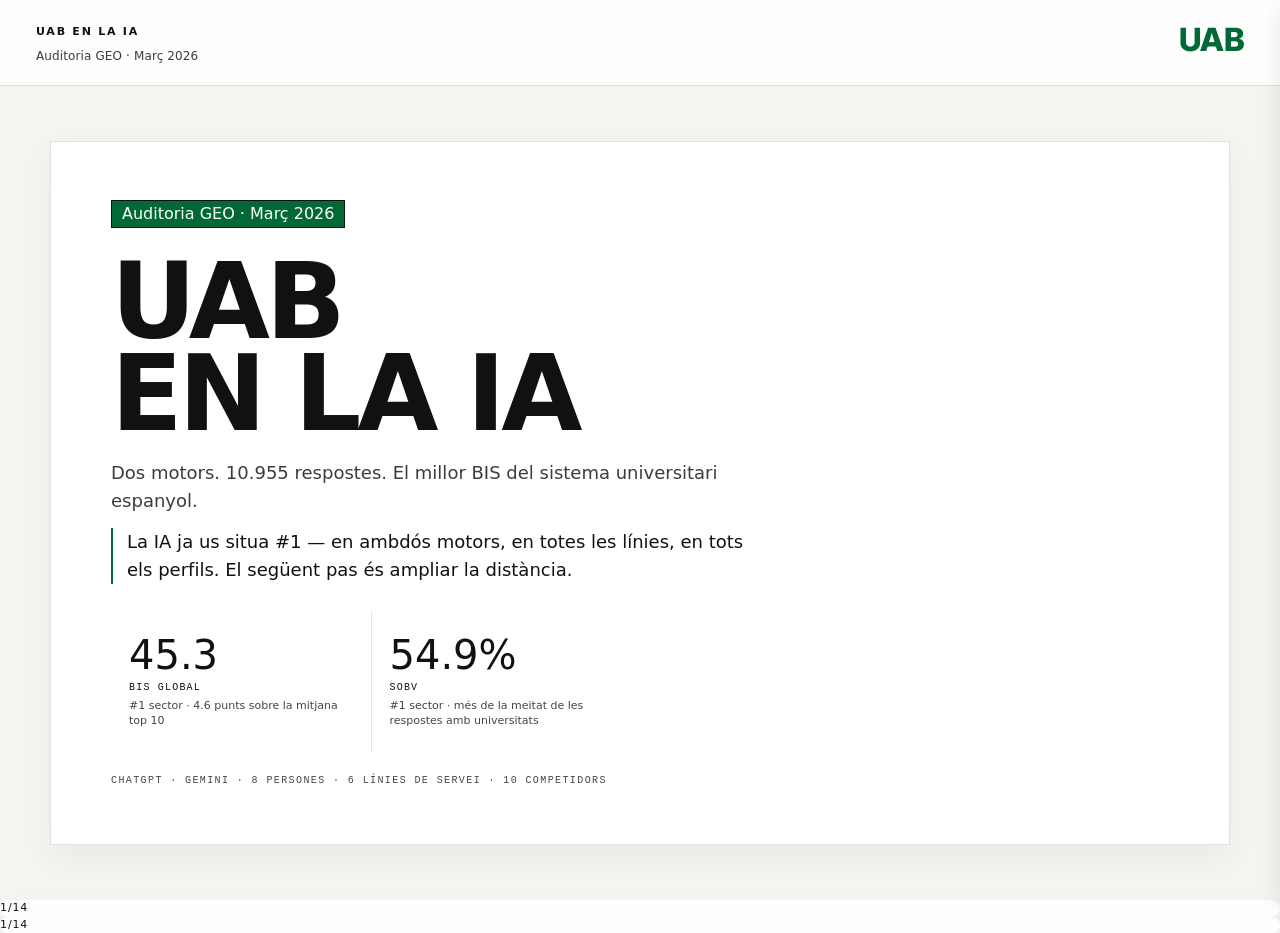
<file: _outputs/UAB en la IA.html>
<!DOCTYPE html>
<html lang="ca"><head><meta http-equiv="Content-Type" content="text/html; charset=UTF-8">
  <meta name="viewport" content="width=device-width, initial-scale=1">
  <title>UAB en la IA</title>
  <link rel="preconnect" href="https://fonts.googleapis.com/">
  <link rel="preconnect" href="https://fonts.gstatic.com/" crossorigin="">
  <link href="https://fonts.googleapis.com/css2?family=Inter:wght@400;500;600;700;800;900&family=Instrument+Serif:ital@0;1&family=Geist+Mono:wght@400;500;600&display=swap" rel="stylesheet">
  <link rel="stylesheet" href="./UAB en la IA_files/base.css">
  <link rel="stylesheet" href="./UAB en la IA_files/components.css">
  <link rel="stylesheet" href="./UAB en la IA_files/theme-light.css">
  <link rel="stylesheet" href="./UAB en la IA_files/components-extended.css">
  <style>
    /* UAB overrides — verd corporatiu */
    :root {
      --uab-green: #006935;
      --uab-green-dark: #005028;
      --uab-green-light: rgba(0,105,53,0.08);
    }
    [data-brand="uab"] {
      --primary: #006935;
      --primary-dark: #005028;
      --accent: #006935;
      --warning: #006935;
    }
    .deck__logo--wordmark {
      font-family: "Inter", system-ui, sans-serif;
      font-weight: 800;
      letter-spacing: -0.5px;
      color: var(--uab-green) !important;
      text-transform: uppercase;
    }
    .cover-slide--summa .cover-title { color: #111; }
    .cover-slide--summa .cover-badge { background: var(--uab-green); color: #fff; }
    .summary-logo, .summary-rank-fill { background: var(--uab-green) !important; }
    .summary-rank-row.is-top .summary-rank-fill,
    .bis-mini-fill--top,
    .service-cmp-fill--summa { background: var(--uab-green) !important; }
    .service-cmp-fill--comp { background: #111 !important; }
    .service-cmp-fill--low { background: #d4d0c8 !important; }
    .summary-reco-value { color: var(--uab-green) !important; }
    .big-number.positive { color: var(--uab-green); }
    .big-number.negative { color: #dc2626; }
    .insight--positive { background: rgba(0,105,53,0.05); border-color: rgba(0,105,53,0.25); }
    .insight--negative { background: rgba(220,38,38,0.05); border-color: rgba(220,38,38,0.25); }
    .insight--warning { background: rgba(217,119,6,0.05); border-color: rgba(217,119,6,0.25); }
    .insight--inverse { background: #0F1F15; color: #f5f1ea; border: none; }
    .insight--inverse .insight-text { color: #f5f1ea; }
    .verbatim-source { font-size: 10px; margin-top: 8px; opacity: 0.8; }
    .funnel-svg polygon:nth-child(3) { fill: var(--uab-green) !important; }
    .finding-icon.success { color: var(--uab-green); background: rgba(0,105,53,0.08); }
    .finding-icon.critical { color: #dc2626; background: rgba(220,38,38,0.08); }
    .finding-icon.warning { color: #d97706; background: rgba(217,119,6,0.08); }
    .uab-shield {
      display:inline-flex; align-items:center; gap:6px;
      font-family:"Inter",sans-serif; font-weight:800; letter-spacing:1px;
      color:#fff; background:var(--uab-green); padding:6px 12px; border-radius:6px;
      font-size:13px; text-transform:uppercase;
    }
  </style>
</head>
<body data-brand="uab" data-theme="light" data-deck-style="summa-editorial" data-deck-transition="slide" data-deck-mode="slides">
  <main class="deck">
    <header class="deck__header">
      <div class="deck__title">
        <div class="deck__h1">UAB en la IA</div>
        <div class="deck__h2">Auditoria GEO · Març 2026</div>
      </div>
      <div class="deck__logo deck__logo--wordmark" aria-label="UAB">UAB</div>
    </header>

    <section class="slides">

<!-- ============================================================ -->
<!-- SLIDE 1: COVER                                                -->
<!-- ============================================================ -->
<article class="slide active" data-section="Portada" data-title="Cover">
  <div class="slide-content cover-slide cover-slide--summa">
    <div class="cover-topline">
      <div class="cover-badge">Auditoria GEO · Març 2026</div>
    </div>

    <div class="cover-hero">
      <div class="cover-headline-block">
        <h1 class="cover-title">UAB<br>EN LA IA</h1>
        <p class="cover-subtitle">
          Dos motors. 10.955 respostes. El millor BIS del sistema universitari espanyol.
          <span class="cover-subtitle-insight">La IA ja us situa #1 — en ambdós motors, en totes les línies, en tots els perfils. El següent pas és ampliar la distància.</span>
        </p>
      </div>
    </div>

    <div class="cover-bottom">
      <div class="cover-metrics cover-metrics--2up">
        <div class="cover-metric">
          <div class="cover-metric-value">45.3</div>
          <div class="cover-metric-kpi">BIS global</div>
          <div class="cover-metric-meta">#1 sector · 4.6 punts sobre la mitjana top 10</div>
        </div>
        <div class="cover-metric">
          <div class="cover-metric-value">54.9%</div>
          <div class="cover-metric-kpi">SOBV</div>
          <div class="cover-metric-meta">#1 sector · més de la meitat de les respostes amb universitats</div>
        </div>
      </div>

      <div class="cover-meta">
        ChatGPT · Gemini · 8 PERSONES · 6 LÍNIES DE SERVEI · 10 COMPETIDORS
      </div>
    </div>
  </div>
</article>


<!-- ============================================================ -->
<!-- SLIDE 2: METODOLOGIA                                          -->
<!-- ============================================================ -->
<article class="slide" data-section="El Context" data-title="Metodologia">
  <div class="slide-content">
    <h2>Metodologia</h2>
    <p class="p" style="margin-bottom: 24px;">GEO (Generative Engine Optimization) estudia com apareixen les marques a les respostes d'IA. Quan un estudiant pregunta a ChatGPT "on estudio Veterinària" o un investigador busca on fer recerca, la resposta defineix la consideració. Cap dels nostres prompts no menciona la UAB: quan surt, és perquè la IA l'ha triat.</p>
    <div class="metrics-grid">
      <div class="metric-card">
        <div class="metric-label">Respostes</div>
        <div class="metric-value">10.955</div>
        <div class="metric-desc">ChatGPT 5.478 + Gemini 5.477</div>
      </div>
      <div class="metric-card">
        <div class="metric-label">Persones</div>
        <div class="metric-value">8</div>
        <div class="metric-desc">Perfils simulats</div>
        <div class="metric-tags">
          <span class="metric-chip">Batxillerat 17-18</span>
          <span class="metric-chip">Graduat màster</span>
          <span class="metric-chip">Estudiant internacional</span>
          <span class="metric-chip">Investigador 30-50</span>
          <span class="metric-chip">Pare/mare inclusivitat</span>
          <span class="metric-chip">Empleat formació</span>
          <span class="metric-chip">RRHH empresa</span>
          <span class="metric-chip">Genèric</span>
        </div>
      </div>
      <div class="metric-card">
        <div class="metric-label">Línies de servei</div>
        <div class="metric-value">6</div>
        <div class="metric-desc">Graus · Recerca · Internacional · Campus · Postgrau · Formació contínua</div>
      </div>
    </div>
    <div class="cols cols--equal" style="margin-top: 24px; gap: 16px;">
      <div class="card card--bordered" style="padding: 16px;">
        <div class="card__title">Awareness · Descobriment</div>
        <p class="p" style="font-size: 12px;">"Millors universitats d'Espanya", "universitats de recerca a Catalunya", "on estudiar a Barcelona".</p>
        <div class="funnel-example">
          <div class="funnel-example__q">Prompt real: "Quines universitats destaquen en captació de projectes Horizon Europe a Espanya?"</div>
          <div class="funnel-example__a">Gemini: "La Universitat Autònoma de Barcelona (UAB) destaca en investigació i innovació, situant-se entre les millors universitats d'Espanya i Europa."</div>
        </div>
      </div>
      <div class="card card--bordered" style="padding: 16px;">
        <div class="card__title">Consideration · Comparació</div>
        <p class="p" style="font-size: 12px;">"Diferència entre UAB i UB", "millor universitat per a Veterinària", "UAB vs UPF per Economia".</p>
        <div class="funnel-example">
          <div class="funnel-example__q">Prompt real: "Per a un grau en Comunicació Audiovisual, quina universitat triaries a Catalunya pensant en instal·lacions i contactes amb el sector?"</div>
          <div class="funnel-example__a">ChatGPT: "UAB: La Facultat de Ciències de la Comunicació disposa de quatre platós de televisió, dos estudis de fotografia..."</div>
        </div>
      </div>
      <div class="card card--bordered" style="padding: 16px;">
        <div class="card__title">Decisió · Recomanació</div>
        <p class="p" style="font-size: 12px;">"Quina universitat em recomanes per a X", "on fer el doctorat en Y", "millor campus per viure".</p>
        <div class="funnel-example">
          <div class="funnel-example__q">Prompt real: "Necessito triar una microcredencial d'habilitats digitals per al meu fill amb ansietat: quines universitats tenen bon acompanyament?"</div>
          <div class="funnel-example__a">ChatGPT: "Universidad Autónoma de Barcelona (UAB): Ofereix microcredencials. El Servei d'Atenció a l'Estudiant proporciona suport psicològic..."</div>
        </div>
      </div>
    </div>
  </div>
</article>


<!-- ============================================================ -->
<!-- SLIDE 3: RESUM EXECUTIU                                       -->
<!-- ============================================================ -->
<article class="slide" data-section="Anàlisi Detallada" data-title="Resum Executiu">
  <div class="slide-content executive-summary-slide">
    <h2>Resum Executiu</h2>

    <div class="summary-block">
      <div class="summary-stat-card">
        <div class="metric-label">BIS global</div>
        <div class="summary-stat-value">45.3</div>
        <div class="summary-stat-insight">El més alt del sistema universitari espanyol</div>
      </div>
      <div class="summary-ranking-card">
        <div class="summary-ranking-title">Top 5 sector · BIS global</div>
        <div class="summary-rank-row is-top">
          <div class="summary-rank-brand"><span class="summary-logo">U</span> UAB</div>
          <div class="summary-rank-bar"><div class="summary-rank-fill" style="width:100%;"></div></div>
          <div class="summary-rank-value">45.3</div>
        </div>
        <div class="summary-rank-row">
          <div class="summary-rank-brand"><span class="summary-logo">O</span> UOC</div>
          <div class="summary-rank-bar"><div class="summary-rank-fill" style="width:94.3%;"></div></div>
          <div class="summary-rank-value">42.7</div>
        </div>
        <div class="summary-rank-row">
          <div class="summary-rank-brand"><span class="summary-logo">B</span> UB</div>
          <div class="summary-rank-bar"><div class="summary-rank-fill" style="width:92.3%;"></div></div>
          <div class="summary-rank-value">41.8</div>
        </div>
        <div class="summary-rank-row">
          <div class="summary-rank-brand"><span class="summary-logo">C</span> Carlos III</div>
          <div class="summary-rank-bar"><div class="summary-rank-fill" style="width:91.6%;"></div></div>
          <div class="summary-rank-value">41.5</div>
        </div>
        <div class="summary-rank-row">
          <div class="summary-rank-brand"><span class="summary-logo">M</span> UAM</div>
          <div class="summary-rank-bar"><div class="summary-rank-fill" style="width:90.5%;"></div></div>
          <div class="summary-rank-value">41.0</div>
        </div>
      </div>
    </div>

    <div class="summary-block">
      <div class="summary-stat-card">
        <div class="metric-label">SOBV</div>
        <div class="summary-stat-value">54.9%</div>
        <div class="summary-stat-insight">Quan la IA cita una universitat, més de la meitat dels cops és la UAB</div>
      </div>
      <div class="summary-ranking-card">
        <div class="summary-ranking-title">Top 5 sector · SOBV</div>
        <div class="summary-rank-row is-top">
          <div class="summary-rank-brand"><span class="summary-logo">U</span> UAB</div>
          <div class="summary-rank-bar"><div class="summary-rank-fill" style="width:100%;"></div></div>
          <div class="summary-rank-value">54.9%</div>
        </div>
        <div class="summary-rank-row">
          <div class="summary-rank-brand"><span class="summary-logo">B</span> UB</div>
          <div class="summary-rank-bar"><div class="summary-rank-fill" style="width:94.9%;"></div></div>
          <div class="summary-rank-value">52.1%</div>
        </div>
        <div class="summary-rank-row">
          <div class="summary-rank-brand"><span class="summary-logo">C</span> UPC</div>
          <div class="summary-rank-bar"><div class="summary-rank-fill" style="width:63.6%;"></div></div>
          <div class="summary-rank-value">34.9%</div>
        </div>
        <div class="summary-rank-row">
          <div class="summary-rank-brand"><span class="summary-logo">F</span> UPF</div>
          <div class="summary-rank-bar"><div class="summary-rank-fill" style="width:55.0%;"></div></div>
          <div class="summary-rank-value">30.2%</div>
        </div>
        <div class="summary-rank-row">
          <div class="summary-rank-brand"><span class="summary-logo">M</span> UAM</div>
          <div class="summary-rank-bar"><div class="summary-rank-fill" style="width:53.0%;"></div></div>
          <div class="summary-rank-value">29.1%</div>
        </div>
      </div>
    </div>

    <div class="summary-block summary-block--insight-only">
      <div>
        <div class="insight insight--inverse">
          <div class="insight-text">La UAB no té un problema de visibilitat — té una oportunitat de diferenciació. La IA ja us coneix i en parla bé. Però la distància vs UB és de 4 punts, no de 15. I hi ha actius potents (Sincrotró ALBA, Veterinària top 31, campus integrat) que la IA gairebé no menciona. <strong>Aquí és on podeu ampliar la distància.</strong></div>
        </div>
        <div class="summary-reco-callout">
          <div class="summary-reco-value">+24%</div>
          <div class="summary-reco-label">AAS vs UB</div>
          <div class="summary-reco-desc">2.614 mencions d'autoritat acadèmica vs 2.098 de la UB. En RVI (recerca) la distància és de +53% i en IMS (mobilitat internacional) de +68%. Els KPIs sectorials Education amplifiquen el lideratge més que el BIS genèric.</div>
        </div>
      </div>
      <div class="summary-examples">
        <div class="verbatim summary-verbatim">
          <p><strong>Lideratge confirmat · BIS 93 · Gemini.</strong></p>
          <p><span class="summary-key">Prompt</span>"Entre universitats públiques i privades a Barcelona, quines posen més facilitats de calendari per a estudiants que treballen?"</p>
          <p><span class="summary-key">Resposta</span>"La UAB destaca en investigació i innovació, situant-se entre les millors universitats d'Espanya i Europa. Segons el QS World University Rankings: Europe 2026, ocupa la posició 68 a Europa i la segona a Espanya."</p>
        </div>
        <div class="verbatim summary-verbatim">
          <p><strong>Oportunitat invisible · Sincrotró ALBA: 3 mencions.</strong></p>
          <p><span class="summary-key">Context</span>La major infraestructura científica d'Espanya, a 5 minuts del campus. Tres mencions a ChatGPT.</p>
          <p><span class="summary-key">Lectura</span>Falta contingut que connecti ALBA amb la UAB de forma explícita. Gap més clar de tot l'estudi i el més fàcil de resoldre.</p>
        </div>
      </div>
    </div>
  </div>
</article>


<!-- ============================================================ -->
<!-- SLIDE 4: BIS DESGLOSSAT                                       -->
<!-- ============================================================ -->
<article class="slide" data-section="Anàlisi Detallada" data-title="Qualitat i domini del sector: BIS">
  <div class="slide-content">
    <h2>Qualitat i domini del sector: BIS</h2>
    <div class="insight" style="margin-bottom: 24px;">
      <p class="insight__text">La UAB lidera el sistema universitari espanyol amb un BIS de 47.1 a ChatGPT i 43.7 a Gemini — per sobre de la UAM (43.9), UB (42.9), UPC (40.5) i UPF (40.1). Quan la IA parla de la UAB, ho fa amb to positiu, la situa a posicions rellevants i la presenta per davant dels competidors. El lideratge es basa en Competitive Score (0.783, el més alt) i Position (0.241), els millors del rànquing.</p>
    </div>
    <div class="bis-components-subtitle">De què es compon el BIS?</div>
    <div class="bis-components-grid">
      <div class="bis-component-card">
        <div class="bis-component-header">
          <div class="bis-component-name">Sentiment</div>
          <div class="bis-component-weight">30%</div>
        </div>
        <div class="bis-component-value bis-component-value--strong">+0.330</div>
        <div class="bis-component-bar"><div class="bis-component-fill" style="width:66.5%"></div></div>
        <div class="bis-component-desc">To amb què la IA descriu la UAB. Escala -1 a +1. Un +0.330 (ChatGPT) / +0.369 (Gemini) indica llenguatge clarament positiu — la UAM té millor sentiment (+0.387) però pitjor Position i Competitive.</div>
        <div class="bis-mini-ranking">
          <div class="bis-mini-row"><span class="bis-mini-label">UAM</span><div class="bis-mini-bar"><div class="bis-mini-fill" style="width:100%"></div></div><span class="bis-mini-val">+0.387</span></div>
          <div class="bis-mini-row bis-mini-row--top"><span class="bis-mini-label">UAB</span><div class="bis-mini-bar"><div class="bis-mini-fill bis-mini-fill--top" style="width:85.2%"></div></div><span class="bis-mini-val">+0.330</span></div>
          <div class="bis-mini-row"><span class="bis-mini-label">UB</span><div class="bis-mini-bar"><div class="bis-mini-fill" style="width:84.5%"></div></div><span class="bis-mini-val">+0.327</span></div>
          <div class="bis-mini-row"><span class="bis-mini-label">UPF</span><div class="bis-mini-bar"><div class="bis-mini-fill" style="width:79.8%"></div></div><span class="bis-mini-val">+0.309</span></div>
          <div class="bis-mini-row"><span class="bis-mini-label">UPC</span><div class="bis-mini-bar"><div class="bis-mini-fill" style="width:73.6%"></div></div><span class="bis-mini-val">+0.285</span></div>
        </div>
      </div>
      <div class="bis-component-card">
        <div class="bis-component-header">
          <div class="bis-component-name">Competitive</div>
          <div class="bis-component-weight">20%</div>
        </div>
        <div class="bis-component-value bis-component-value--accent">0.783</div>
        <div class="bis-component-bar"><div class="bis-component-fill bis-component-fill--accent" style="width:78.3%"></div></div>
        <div class="bis-component-desc">Posició relativa enfront d'altres quan apareixen juntes. Quan la IA compara, la UAB tendeix a sortir per davant del 78% dels competidors a la mateixa resposta. <strong>El més alt del sector.</strong></div>
        <div class="bis-mini-ranking">
          <div class="bis-mini-row bis-mini-row--top"><span class="bis-mini-label">UAB</span><div class="bis-mini-bar"><div class="bis-mini-fill bis-mini-fill--top" style="width:100%"></div></div><span class="bis-mini-val">0.783</span></div>
          <div class="bis-mini-row"><span class="bis-mini-label">UB</span><div class="bis-mini-bar"><div class="bis-mini-fill" style="width:90.8%"></div></div><span class="bis-mini-val">0.711</span></div>
          <div class="bis-mini-row"><span class="bis-mini-label">UAM</span><div class="bis-mini-bar"><div class="bis-mini-fill" style="width:90.7%"></div></div><span class="bis-mini-val">0.710</span></div>
          <div class="bis-mini-row"><span class="bis-mini-label">UPC</span><div class="bis-mini-bar"><div class="bis-mini-fill" style="width:87.9%"></div></div><span class="bis-mini-val">0.688</span></div>
          <div class="bis-mini-row"><span class="bis-mini-label">UPF</span><div class="bis-mini-bar"><div class="bis-mini-fill" style="width:85.8%"></div></div><span class="bis-mini-val">0.672</span></div>
        </div>
      </div>
      <div class="bis-component-card">
        <div class="bis-component-header">
          <div class="bis-component-name">Position</div>
          <div class="bis-component-weight">25%</div>
        </div>
        <div class="bis-component-value bis-component-value--strong">0.241</div>
        <div class="bis-component-bar"><div class="bis-component-fill" style="width:24.1%"></div></div>
        <div class="bis-component-desc">Lloc que ocupa dins la resposta. 0.241 indica que la UAB tendeix a aparèixer al primer terç — el millor valor del rànquing (decay logarítmic sobre posició).</div>
        <div class="bis-mini-ranking">
          <div class="bis-mini-row bis-mini-row--top"><span class="bis-mini-label">UAB</span><div class="bis-mini-bar"><div class="bis-mini-fill bis-mini-fill--top" style="width:100%"></div></div><span class="bis-mini-val">0.241</span></div>
          <div class="bis-mini-row"><span class="bis-mini-label">UAM</span><div class="bis-mini-bar"><div class="bis-mini-fill" style="width:81.3%"></div></div><span class="bis-mini-val">0.196</span></div>
          <div class="bis-mini-row"><span class="bis-mini-label">UB</span><div class="bis-mini-bar"><div class="bis-mini-fill" style="width:81.3%"></div></div><span class="bis-mini-val">0.196</span></div>
          <div class="bis-mini-row"><span class="bis-mini-label">UPC</span><div class="bis-mini-bar"><div class="bis-mini-fill" style="width:73.0%"></div></div><span class="bis-mini-val">0.176</span></div>
          <div class="bis-mini-row"><span class="bis-mini-label">UPF</span><div class="bis-mini-bar"><div class="bis-mini-fill" style="width:64.3%"></div></div><span class="bis-mini-val">0.155</span></div>
        </div>
      </div>
      <div class="bis-component-card">
        <div class="bis-component-header">
          <div class="bis-component-name">Mention</div>
          <div class="bis-component-weight">25%</div>
        </div>
        <div class="bis-component-value bis-component-value--strong">0.218</div>
        <div class="bis-component-bar"><div class="bis-component-fill" style="width:21.8%"></div></div>
        <div class="bis-component-desc">Densitat de menció dins cada resposta. Quan la UAB apareix, ocupa més espai que qualsevol competidor — no és una menció de passada.</div>
        <div class="bis-mini-ranking">
          <div class="bis-mini-row bis-mini-row--top"><span class="bis-mini-label">UAB</span><div class="bis-mini-bar"><div class="bis-mini-fill bis-mini-fill--top" style="width:100%"></div></div><span class="bis-mini-val">0.218</span></div>
          <div class="bis-mini-row"><span class="bis-mini-label">UB</span><div class="bis-mini-bar"><div class="bis-mini-fill" style="width:83.0%"></div></div><span class="bis-mini-val">0.181</span></div>
          <div class="bis-mini-row"><span class="bis-mini-label">UAM</span><div class="bis-mini-bar"><div class="bis-mini-fill" style="width:77.1%"></div></div><span class="bis-mini-val">0.168</span></div>
          <div class="bis-mini-row"><span class="bis-mini-label">UPC</span><div class="bis-mini-bar"><div class="bis-mini-fill" style="width:73.4%"></div></div><span class="bis-mini-val">0.160</span></div>
          <div class="bis-mini-row"><span class="bis-mini-label">UPF</span><div class="bis-mini-bar"><div class="bis-mini-fill" style="width:65.6%"></div></div><span class="bis-mini-val">0.143</span></div>
        </div>
      </div>
    </div>
  </div>
</article>


<!-- ============================================================ -->
<!-- SLIDE 5: SOV i SOBV                                           -->
<!-- ============================================================ -->
<article class="slide" data-section="Anàlisi Detallada" data-title="Presència i visibilitat: SOV i SOBV">
  <div class="slide-content">
    <h2>Presència i visibilitat: SOV i SOBV</h2>
    <div class="sov-top-layout">
      <div class="metrics-grid" style="margin-bottom: 20px; grid-template-columns: 1fr; max-width: 320px; margin-top: 0;">
        <div class="metric-card">
          <div class="metric-label">SOV global</div>
          <div class="metric-value" style="color: var(--uab-green);">37.2%</div>
          <div class="metric-desc">4.076 / 10.955 respostes</div>
        </div>
        <div class="metric-card">
          <div class="metric-label">SOBV (entre marques)</div>
          <div class="metric-value" style="font-size: 32px; color: var(--uab-green);">54.9%</div>
          <div class="metric-desc">Quan la IA cita universitats, més de la meitat dels cops surt la UAB</div>
        </div>
      </div>
      <div class="sov-explainer-card">
        <div class="bis-components-subtitle">SOV vs SOBV — què mesura cadascuna?</div>
        <div class="sov-explainer-text"><strong>SOV (Share of Voice):</strong> respostes amb UAB / total respostes. "De cada 100 respostes, en quantes surt la UAB".</div>
        <div class="sov-formula">4.076 respostes amb UAB / 10.955 totals = 37.2%</div>
        <div class="sov-explainer-text"><strong>SOBV (Share of Branded Voice):</strong> respostes amb UAB / respostes amb alguna universitat. Elimina el soroll de respostes sense cap marca i dóna una imatge més neta del lideratge.</div>
        <div class="sov-formula">4.076 / ~7.427 respostes amb universitat = 54.9%</div>
      </div>
    </div>
    <div class="cooccurrence-section-title">Duopoli UAB-UB · Top 6 SOBV</div>
    <div class="cooccurrence-layout">
      <div class="cooccurrence-donut-wrap">
        <div class="cooccurrence-donut">
          <svg viewBox="0 0 42 42" class="donut-svg">
            <circle class="donut-ring" cx="21" cy="21" r="15.915" fill="transparent" stroke="#ece8e2" stroke-width="6"></circle>
            <circle cx="21" cy="21" r="15.915" fill="transparent" stroke="#006935" stroke-width="6" stroke-dasharray="28 72" stroke-dashoffset="25"></circle>
            <circle cx="21" cy="21" r="15.915" fill="transparent" stroke="#1d1d1b" stroke-width="6" stroke-dasharray="26 74" stroke-dashoffset="-3"></circle>
            <circle cx="21" cy="21" r="15.915" fill="transparent" stroke="#0EA5E9" stroke-width="6" stroke-dasharray="17 83" stroke-dashoffset="-29"></circle>
            <circle cx="21" cy="21" r="15.915" fill="transparent" stroke="#8a8179" stroke-width="6" stroke-dasharray="15 85" stroke-dashoffset="-46"></circle>
            <circle cx="21" cy="21" r="15.915" fill="transparent" stroke="#b7aea6" stroke-width="6" stroke-dasharray="14 86" stroke-dashoffset="-61"></circle>
          </svg>
          <div class="cooccurrence-center">
            <div class="cooccurrence-center-value">14.602</div>
            <div class="cooccurrence-center-label">Top 6 mencions</div>
          </div>
        </div>
      </div>
      <div class="cooccurrence-legend">
        <div class="cooccurrence-item"><span class="cooccurrence-dot" style="background:#006935"></span><span class="cooccurrence-name">UAB · 54.9%</span><span class="cooccurrence-meta">4.076 resp · líder SOBV del sector</span></div>
        <div class="cooccurrence-item"><span class="cooccurrence-dot" style="background:#1d1d1b"></span><span class="cooccurrence-name">UB · 52.1%</span><span class="cooccurrence-meta">3.870 resp · competidor directe</span></div>
        <div class="cooccurrence-item"><span class="cooccurrence-dot" style="background:#0EA5E9"></span><span class="cooccurrence-name">UPC · 34.9%</span><span class="cooccurrence-meta">2.591 resp · gap de 20 punts</span></div>
        <div class="cooccurrence-item"><span class="cooccurrence-dot" style="background:#8a8179"></span><span class="cooccurrence-name">UPF · 30.2%</span><span class="cooccurrence-meta">2.244 resp</span></div>
        <div class="cooccurrence-item"><span class="cooccurrence-dot" style="background:#b7aea6"></span><span class="cooccurrence-name">UAM / Complutense</span><span class="cooccurrence-meta">29.1% / 27.0%</span></div>
      </div>
    </div>
    <div class="insight" style="margin-top: 18px;">
      <p class="insight__text"><strong>Un SOV del 37% és excepcional.</strong> En estudis sectorials de marques comercials, el SOV sol moure's en franges del 2-12%. Que la UAB aparegui al 37% de les respostes la situa com un actor central del sistema universitari. <strong>El SOBV (54.9%) confirma el duopoli amb la UB i l'amplifica:</strong> quan la IA esmenta una universitat, en més de la meitat dels casos és la UAB. El gap amb la 3a posició (UPC 34.9%) és de 20 punts — un duopoli inqüestionable.</p>
    </div>
  </div>
</article>


<!-- ============================================================ -->
<!-- SLIDE 6: SENSE GAP DE RECOMANACIÓ                             -->
<!-- ============================================================ -->
<article class="slide" data-section="Anàlisi Detallada" data-title="Sense gap de recomanació">
  <div class="slide-content">
    <h2>El (no) Gap de Recomanació</h2>
    <p class="p" style="margin-bottom: 20px;">La dada més rara de l'estudi: a diferència del que sol passar en altres sectors, la UAB <strong>no perd qualitat de presència</strong> quan la IA ha de passar de comparar a recomanar. El BIS és estable o creix entre etapes.</p>
    <div class="cols cols--equal" style="margin-bottom: 20px; gap: 32px;">
      <div>
        <div style="font-size: 11px; letter-spacing: 2px; opacity: 0.5; margin-bottom: 12px;">QUAN LA IA CONSIDERA</div>
        <div class="big-number positive" style="font-size: 72px;">47.7</div>
        <p class="p" style="margin-top: 8px;">BIS en consideration. 775 respostes a ChatGPT. Punt més alt del funnel. La IA refina i la UAB puja.</p>
        <div class="insight insight--positive" style="margin-top: 16px;">
          <p class="insight__text"><strong>Aquí guanya la UAB.</strong> Quan algú compara universitats (UAB vs UB, UAB vs UPF), la UAB té el millor competitive score del sector — quan baixa el nombre de competidors, el seu BIS puja per pur efecte mecànic, però també per mèrits.</p>
        </div>
      </div>
      <div>
        <div style="font-size: 11px; letter-spacing: 2px; opacity: 0.5; margin-bottom: 12px;">QUAN LA IA RECOMANA</div>
        <div class="big-number positive" style="font-size: 72px;">47.6</div>
        <p class="p" style="margin-top: 8px;">BIS en decisió. 764 respostes a ChatGPT. Cap caiguda. Es manté pràcticament igual que en consideration.</p>
        <div class="insight insight--positive" style="margin-top: 16px;">
          <p class="insight__text"><strong>Aquí és on altres marques cauen.</strong> En estudis sectorials, el BIS sol caure 25-30 punts entre comparació i recomanació. La UAB es manté. Quan la IA ha de recomanar, no perd confiança.</p>
        </div>
      </div>
    </div>
    <div class="insight insight--inverse">
      <div class="insight-text">BIS funnel UAB: <strong>45.3 (awareness) → 47.7 (consideration) → 47.6 (decisió)</strong>. Patró ascendent i estable. La IA no només us coneix — us recomana amb la mateixa convicció amb què us compara. Implicació: la UAB té contingut de "per què triar-nos" tan robust com el de "qui som". Aquest és un actiu rar i defensiu.</div>
    </div>
  </div>
</article>


<!-- ============================================================ -->
<!-- SLIDE 7: ON GUANYA I ON PERD                                  -->
<!-- ============================================================ -->
<article class="slide" data-section="Anàlisi Detallada" data-title="On guanya i on perd">
  <div class="slide-content">
    <h2>On guanya i on perd la UAB</h2>
    <div class="cols cols--equal" style="gap: 24px;">
      <div>
        <div style="font-size: 11px; letter-spacing: 2px; opacity: 0.5; margin-bottom: 12px;">ON GUANYA</div>
        <div class="verbatim" style="margin-bottom: 12px;">
          <div class="verbatim-question">"Necessito triar ràpidament una microcredencial d'habilitats digitals per al meu fill amb ansietat: quines universitats tenen bon acompanyament?"</div>
          <strong>ChatGPT:</strong> "<strong>Universidad Autónoma de Barcelona (UAB):</strong> Ofereix microcredencials en àrees com l'ús de la intel·ligència artificial. El seu <strong>Servei d'Atenció a l'Estudiant</strong> proporciona <strong>suport psicològic i orientació personalitzada</strong> per a estudiants amb necessitats especials."
          <div class="verbatim-source" style="color: var(--uab-green);">Pare/mare inclusivitat · BIS 93 · Position 1 · La IA recomana la UAB de primera citant serveis concrets. Dada provinent d'uab.cat.</div>
        </div>
        <div class="verbatim">
          <div class="verbatim-question">"Per a un grau en Comunicació Audiovisual, quina universitat triaries a Catalunya pensant en instal·lacions i contactes amb el sector?"</div>
          <strong>ChatGPT:</strong> "<strong>UAB:</strong> La Facultat de Ciències de la Comunicació disposa de <strong>quatre platós de televisió, dos estudis de fotografia, un plató de croma, cinc estudis de ràdio, tres estudis de continuïtat d'àudio, deu sales d'edició</strong>..."
          <div class="verbatim-source" style="color: var(--uab-green);">Estudiant batxillerat · BIS alt · Decisió · Les dades concretes provenen d'uab.cat. La web pròpia alimenta directament les recomanacions.</div>
        </div>
      </div>
      <div>
        <div style="font-size: 11px; letter-spacing: 2px; opacity: 0.5; margin-bottom: 12px;">ON PERD</div>
        <div class="verbatim" style="margin-bottom: 12px; border-color: rgba(220,38,38,0.3);">
          <div class="verbatim-question">"Quines universitats a Catalunya tenen el campus més ben connectat amb transport públic, sobretot per als que fan màster i surten tard al vespre?"</div>
          <strong>ChatGPT:</strong> "<strong>Universidad de Barcelona (UB):</strong> Situada al centre de Barcelona, la UB compta amb múltiples campus ben connectats mitjançant metro, autobús i tramvia..."
          <div class="verbatim-source" style="color: #dc2626;">Graduat màster · BIS 13 · La UB guanya per ubicació central. La UAB no apareix en primer lloc. Coherent amb les 81-319 mencions de "lluny de Barcelona".</div>
        </div>
        <div class="verbatim" style="border-color: rgba(220,38,38,0.3);">
          <div class="verbatim-question">"Quines universitats a Espanya tenen campus amb pàrquing o facilitats per anar en cotxe/moto, i quines són més complicades per trànsit si surts a les 18h?"</div>
          <strong>ChatGPT:</strong> "<strong>Universidad Rey Juan Carlos (Campus de Fuenlabrada):</strong> Compta amb un ampli aparcament... <strong>Universidad de Barcelona (UB):</strong> situada al centre de Barcelona..."
          <div class="verbatim-source" style="color: #dc2626;">Empleat formació · BIS 13 (el més baix de l'estudi) · En consultes sobre accessibilitat en vehicle, la UAB perd contra campus urbans o amb pàrquing fàcil.</div>
        </div>
      </div>
    </div>
  </div>
</article>


<!-- ============================================================ -->
<!-- SLIDE 8: FUNNEL                                               -->
<!-- ============================================================ -->
<article class="slide" data-section="Anàlisi Detallada" data-title="Funnel">
  <div class="slide-content">
    <h2>Funnel: Awareness · Consideration · Decisió</h2>
    <p class="p" style="margin-bottom: 16px;">El SOV puja de 25% en awareness a 42% en consideration i es manté a 42% en decisió. Quan l'usuari passa de descobrir a comparar i decidir, la UAB <strong>guanya presència</strong>. Patró oposat al d'altres sectors.</p>
    <div class="funnel-visual">
      <svg class="funnel-svg" viewBox="0 0 1000 320" preserveAspectRatio="none">
        <polygon points="0,0 1000,0 920,100 80,100" fill="#111111"></polygon>
        <polygon points="80,105 920,105 840,210 160,210" fill="#222222"></polygon>
        <polygon points="160,215 840,215 760,315 240,315" fill="#006935"></polygon>
      </svg>
      <div class="funnel-stage-overlay funnel-stage-overlay--1">
        <div class="funnel-stage-inner">
          <div class="funnel-stage-left">
            <div class="funnel-stage-name">Awareness</div>
            <div class="funnel-stage-bis">BIS 45.3</div>
          </div>
          <div class="funnel-stage-right">
            <div class="funnel-stage-meta">466 resp ChatGPT · 643 resp Gemini · SOV 25.5%</div>
          </div>
        </div>
      </div>
      <div class="funnel-stage-overlay funnel-stage-overlay--2">
        <div class="funnel-stage-inner">
          <div class="funnel-stage-left">
            <div class="funnel-stage-name">Consideration</div>
            <div class="funnel-stage-bis">BIS 47.7</div>
          </div>
          <div class="funnel-stage-right">
            <div class="funnel-stage-meta">775 resp ChatGPT · 714 resp Gemini · SOV 42.5% — punt àlgid</div>
          </div>
        </div>
      </div>
      <div class="funnel-stage-overlay funnel-stage-overlay--3">
        <div class="funnel-stage-inner">
          <div class="funnel-stage-left">
            <div class="funnel-stage-name">Decisió</div>
            <div class="funnel-stage-bis">BIS 47.6</div>
          </div>
          <div class="funnel-stage-right">
            <div class="funnel-stage-meta">764 resp ChatGPT · 714 resp Gemini · SOV 41.9% — es manté</div>
          </div>
        </div>
      </div>
    </div>
    <div class="insight insight--positive" style="margin-bottom: 12px;">
      <p class="insight__text"><strong>El patró rar i positiu:</strong> en lloc de caure entre consideration i decisió (com sol passar en marques comercials), la UAB es manté estable. La IA passa de citar la UAB en llistats genèrics a triar-la en respostes específiques sense perdre confiança. <strong>Excepció:</strong> en "awareness + recommendation" la UB guanya (ràtio 0.76) — quan algú demana una recomanació oberta sense comparar, surt primer la UB per notorietat històrica.</p>
    </div>
    <div class="verbatim" style="margin-top: 16px;">
      <div class="verbatim-question">"Quins senyals d'innovació de veritat hauria d'exigir a una universitat (laboratoris, spin-offs, col·laboració industrial) i quines universitats a Espanya destaquen?"</div>
      <strong>Gemini:</strong> "Per decidir si una universitat com la <strong>UAB</strong> realment investiga de forma robusta, és crucial mirar més enllà del màrqueting: <strong>Rankings especialitzats en recerca</strong> (CWUR, Leiden), <strong>producció científica indexada</strong>, <strong>projectes finançats</strong> (Horizon Europe), <strong>centres de recerca adscrits</strong>..."
      <div class="verbatim-source" style="color: var(--uab-green);">On guanya · Decisió · Neutral · BIS 92 · La IA dóna criteris per avaluar recerca i cita la UAB com a exemple. No inventa — dóna eines.</div>
    </div>
    <div class="verbatim" style="margin-top: 12px; border-color: rgba(220,38,38,0.3);">
      <div class="verbatim-question">"Universitats d'Espanya amb millor inserció laboral en enginyeria amb dades concretes?"</div>
      <strong>Resposta:</strong> "Carlos III destaca per la seva borsa de pràctiques i convenis amb grans empreses... la UPC té dades publicades d'inserció a 6 mesos..."
      <div class="verbatim-source" style="color: #dc2626;">On perd · ENI 47/100 · La UAB té el major volum d'empleabilitat (#1 amb 574 mencions) però el pitjor sentiment del top 6. Falten dades concretes (inserció, salari, empleadors).</div>
    </div>
  </div>
</article>


<!-- ============================================================ -->
<!-- SLIDE 9: LÍNIES DE SERVEI                                     -->
<!-- ============================================================ -->
<article class="slide" data-section="Anàlisi Detallada" data-title="Línies de Servei">
  <div class="slide-content">
    <h2>Línies de servei</h2>
    <p class="p" style="margin-bottom: 16px;">La UAB lidera <strong>les 6 línies de servei a ChatGPT i 5 a Gemini</strong>. La distància més gran és a <strong>Vida de campus (+6.2 vs UB)</strong> — el campus integrat de Bellaterra és l'actiu que més la diferencia. La línia més vulnerable és Formació contínua a Gemini (0.1 punts vs UB).</p>
    <div class="service-chart-wrap">

      <div class="service-block">
        <div class="service-block-label">On la UAB domina</div>

        <div class="service-cmp-row">
          <div class="service-cmp-name">Recerca i innovació · BIS 49.0 (+3.9 vs UPC)</div>
          <div class="service-cmp-bars">
            <div class="service-cmp-bar-row service-cmp-bar-row--top"><span class="service-cmp-brand">UAB</span><div class="service-cmp-track"><div class="service-cmp-fill service-cmp-fill--summa" style="width:100%"></div></div><span class="service-cmp-val">49.0</span></div>
            <div class="service-cmp-bar-row"><span class="service-cmp-brand">UPC</span><div class="service-cmp-track"><div class="service-cmp-fill service-cmp-fill--comp" style="width:92.0%"></div></div><span class="service-cmp-val">45.1</span></div>
          </div>
        </div>

        <div class="service-cmp-row">
          <div class="service-cmp-name">Internacionalització · BIS 47.4 (+4.5 vs UB)</div>
          <div class="service-cmp-bars">
            <div class="service-cmp-bar-row service-cmp-bar-row--top"><span class="service-cmp-brand">UAB</span><div class="service-cmp-track"><div class="service-cmp-fill service-cmp-fill--summa" style="width:100%"></div></div><span class="service-cmp-val">47.4</span></div>
            <div class="service-cmp-bar-row"><span class="service-cmp-brand">UB</span><div class="service-cmp-track"><div class="service-cmp-fill service-cmp-fill--comp" style="width:90.5%"></div></div><span class="service-cmp-val">42.9</span></div>
          </div>
        </div>

        <div class="service-cmp-row">
          <div class="service-cmp-name">Vida de campus · BIS 46.8 (+6.2 vs UB — major diferencial)</div>
          <div class="service-cmp-bars">
            <div class="service-cmp-bar-row service-cmp-bar-row--top"><span class="service-cmp-brand">UAB</span><div class="service-cmp-track"><div class="service-cmp-fill service-cmp-fill--summa" style="width:100%"></div></div><span class="service-cmp-val">46.8</span></div>
            <div class="service-cmp-bar-row"><span class="service-cmp-brand">UB</span><div class="service-cmp-track"><div class="service-cmp-fill service-cmp-fill--comp" style="width:86.7%"></div></div><span class="service-cmp-val">40.6</span></div>
          </div>
        </div>

      </div>

      <div class="service-block service-block--problem">
        <div class="service-block-label">On es manté però amb risc</div>

        <div class="service-cmp-row">
          <div class="service-cmp-name">Graus · BIS 46.7 (+2.8 vs UB)</div>
          <div class="service-cmp-bars">
            <div class="service-cmp-bar-row service-cmp-bar-row--top"><span class="service-cmp-brand">UAB</span><div class="service-cmp-track"><div class="service-cmp-fill service-cmp-fill--summa" style="width:100%"></div></div><span class="service-cmp-val">46.7</span></div>
            <div class="service-cmp-bar-row"><span class="service-cmp-brand">UB</span><div class="service-cmp-track"><div class="service-cmp-fill service-cmp-fill--comp" style="width:94.0%"></div></div><span class="service-cmp-val">43.9</span></div>
          </div>
        </div>

        <div class="service-cmp-row">
          <div class="service-cmp-name">Postgrau i doctorat · BIS 46.0 (+3.2 vs UB)</div>
          <div class="service-cmp-bars">
            <div class="service-cmp-bar-row service-cmp-bar-row--top"><span class="service-cmp-brand">UAB</span><div class="service-cmp-track"><div class="service-cmp-fill service-cmp-fill--summa" style="width:100%"></div></div><span class="service-cmp-val">46.0</span></div>
            <div class="service-cmp-bar-row"><span class="service-cmp-brand">UB</span><div class="service-cmp-track"><div class="service-cmp-fill service-cmp-fill--comp" style="width:93.0%"></div></div><span class="service-cmp-val">42.8</span></div>
          </div>
        </div>

        <div class="service-cmp-row">
          <div class="service-cmp-name">Formació contínua · BIS 45.3 ChatGPT / 40.2 Gemini (UB iguala a 40.1)</div>
          <div class="service-cmp-bars">
            <div class="service-cmp-bar-row service-cmp-bar-row--top"><span class="service-cmp-brand">UAB</span><div class="service-cmp-track"><div class="service-cmp-fill service-cmp-fill--low" style="width:100%"></div></div><span class="service-cmp-val">45.3</span></div>
            <div class="service-cmp-bar-row"><span class="service-cmp-brand">UB</span><div class="service-cmp-track"><div class="service-cmp-fill service-cmp-fill--comp" style="width:90.5%"></div></div><span class="service-cmp-val">41.0</span></div>
          </div>
        </div>

      </div>

    </div>

    <div class="insight insight--positive" style="margin-top: 16px;">
      <p class="insight__text"><strong>Recerca és el motor del BIS (49.0).</strong> 8 punts per sobre de la mitjana sectorial (~41) i la línia amb més volum (401 respostes). La IA associa la UAB fortament amb la recerca: ICN2, IFAE, CVC, Vall d'Hebron, Sant Pau. Però el <strong>Sincrotró ALBA — 3 mencions a ChatGPT</strong>. La major infraestructura científica d'Espanya, a 5 minuts del campus, gairebé absent.</p>
    </div>
    <div class="insight insight--warning" style="margin-top: 12px;">
      <p class="insight__text"><strong>RVI per àrea cau a ~25/100.</strong> Lideratge global, invisibilitat per disciplina: només 5 mencions de Biomedicina, 3 d'Enginyeria, 0 específiques del Sincrotró ALBA. Excepció: <strong>Sostenibilitat (68 mencions, sentiment +0.61 — el més alt detectat)</strong> — territori amb senyal positiva i poc competidor (UB té només 21 mencions).</p>
    </div>
  </div>
</article>


<!-- ============================================================ -->
<!-- SLIDE 10: PERSONES                                            -->
<!-- ============================================================ -->
<article class="slide" data-section="Anàlisi Detallada" data-title="Persones">
  <div class="slide-content">
    <h2>Persones: la UAB guanya en TOTS els perfils</h2>
    <p class="p" style="margin-bottom: 20px;">No hi ha cap persona on la UB tingui millor BIS que la UAB a ChatGPT. La distància va de <strong>+2.5 (graduat màster) a +8.6 (pare/mare inclusivitat)</strong>. El gradient revela on hi ha narrativa madura i on cal reforçar-la.</p>
    <div class="service-chart-wrap">

      <div class="service-block">
        <div class="service-block-label">On la UAB destaca</div>

        <div class="service-cmp-row">
          <div class="service-cmp-name">Pare/mare inclusivitat · BIS 50.4 (+8.6 vs UB)</div>
          <div class="service-cmp-bars">
            <div class="service-cmp-bar-row service-cmp-bar-row--top"><span class="service-cmp-brand">UAB</span><div class="service-cmp-track"><div class="service-cmp-fill service-cmp-fill--summa" style="width:100%"></div></div><span class="service-cmp-val">50.4</span></div>
            <div class="service-cmp-bar-row"><span class="service-cmp-brand">UB</span><div class="service-cmp-track"><div class="service-cmp-fill service-cmp-fill--comp" style="width:82.9%"></div></div><span class="service-cmp-val">41.8</span></div>
          </div>
        </div>

        <div class="service-cmp-row">
          <div class="service-cmp-name">Investigador acadèmic · BIS 48.6 (+4.8 vs UB)</div>
          <div class="service-cmp-bars">
            <div class="service-cmp-bar-row service-cmp-bar-row--top"><span class="service-cmp-brand">UAB</span><div class="service-cmp-track"><div class="service-cmp-fill service-cmp-fill--summa" style="width:96.4%"></div></div><span class="service-cmp-val">48.6</span></div>
            <div class="service-cmp-bar-row"><span class="service-cmp-brand">UB</span><div class="service-cmp-track"><div class="service-cmp-fill service-cmp-fill--comp" style="width:86.9%"></div></div><span class="service-cmp-val">43.8</span></div>
          </div>
        </div>

        <div class="service-cmp-row">
          <div class="service-cmp-name">Estudiant batxillerat · BIS 47.0 (+3.5 vs UB) · 386 resp</div>
          <div class="service-cmp-bars">
            <div class="service-cmp-bar-row service-cmp-bar-row--top"><span class="service-cmp-brand">UAB</span><div class="service-cmp-track"><div class="service-cmp-fill service-cmp-fill--summa" style="width:93.3%"></div></div><span class="service-cmp-val">47.0</span></div>
            <div class="service-cmp-bar-row"><span class="service-cmp-brand">UB</span><div class="service-cmp-track"><div class="service-cmp-fill service-cmp-fill--comp" style="width:86.3%"></div></div><span class="service-cmp-val">43.5</span></div>
          </div>
        </div>

        <div class="service-cmp-row">
          <div class="service-cmp-name">Estudiant internacional · BIS 47.0 (+3.3 vs UB)</div>
          <div class="service-cmp-bars">
            <div class="service-cmp-bar-row service-cmp-bar-row--top"><span class="service-cmp-brand">UAB</span><div class="service-cmp-track"><div class="service-cmp-fill service-cmp-fill--summa" style="width:93.3%"></div></div><span class="service-cmp-val">47.0</span></div>
            <div class="service-cmp-bar-row"><span class="service-cmp-brand">UB</span><div class="service-cmp-track"><div class="service-cmp-fill service-cmp-fill--comp" style="width:86.7%"></div></div><span class="service-cmp-val">43.7</span></div>
          </div>
        </div>

      </div>

      <div class="service-block service-block--problem">
        <div class="service-block-label">On la distància és més estreta</div>

        <div class="service-cmp-row">
          <div class="service-cmp-name">Responsable RRHH · BIS 45.4 (+4.0 vs UB)</div>
          <div class="service-cmp-bars">
            <div class="service-cmp-bar-row service-cmp-bar-row--top"><span class="service-cmp-brand">UAB</span><div class="service-cmp-track"><div class="service-cmp-fill service-cmp-fill--low" style="width:90.1%"></div></div><span class="service-cmp-val">45.4</span></div>
            <div class="service-cmp-bar-row"><span class="service-cmp-brand">UB</span><div class="service-cmp-track"><div class="service-cmp-fill service-cmp-fill--comp" style="width:82.1%"></div></div><span class="service-cmp-val">41.4</span></div>
          </div>
        </div>

        <div class="service-cmp-row">
          <div class="service-cmp-name">Empleat formació · BIS 44.7 (+4.0 vs UB)</div>
          <div class="service-cmp-bars">
            <div class="service-cmp-bar-row service-cmp-bar-row--top"><span class="service-cmp-brand">UAB</span><div class="service-cmp-track"><div class="service-cmp-fill service-cmp-fill--low" style="width:88.7%"></div></div><span class="service-cmp-val">44.7</span></div>
            <div class="service-cmp-bar-row"><span class="service-cmp-brand">UB</span><div class="service-cmp-track"><div class="service-cmp-fill service-cmp-fill--comp" style="width:80.8%"></div></div><span class="service-cmp-val">40.7</span></div>
          </div>
        </div>

        <div class="service-cmp-row">
          <div class="service-cmp-name">Anomalia Gemini · pare/mare: 1 sola resposta</div>
          <div class="service-cmp-bars">
            <div class="service-cmp-bar-row service-cmp-bar-row--top"><span class="service-cmp-brand">UAB</span><div class="service-cmp-track"><div class="service-cmp-fill service-cmp-fill--low" style="width:1%"></div></div><span class="service-cmp-val">1</span></div>
          </div>
        </div>

      </div>

    </div>

    <div class="insight" style="margin-top: 16px;">
      <p class="insight__text"><strong>El gradient de BIS revela la maduresa de cada narrativa:</strong> pare/mare (50.4) → investigador (48.6) → batxillerat/internacional (47.0) → màster (46.1) → RRHH (45.4) → empleat formació (44.7). La UAB té millor contingut <strong>emocional/d'acompanyament</strong> que <strong>utilitari/de formació</strong>. Pare/mare és l'únic perfil que supera 50 — territori únic a defensar i amplificar.</p>
    </div>
    <div class="verbatim" style="margin-top: 12px;">
      <div class="verbatim-question">"Necessito triar ràpidament una microcredencial d'habilitats digitals per al meu fill amb ansietat: quines universitats tenen bon acompanyament?"</div>
      <strong>ChatGPT:</strong> "<strong>UAB:</strong> Ofereix microcredencials en àrees com l'ús de la intel·ligència artificial. El seu <strong>Servei d'Atenció a l'Estudiant</strong> proporciona suport psicològic i orientació personalitzada per a estudiants amb necessitats especials."
      <div class="verbatim-source" style="color: var(--uab-green);">Pare/mare · BIS 93 · La IA recomana la UAB de primera, citant serveis concrets. Dada provinent d'uab.cat — però invisible a Gemini.</div>
    </div>
  </div>
</article>


<!-- ============================================================ -->
<!-- SLIDE 11: ATRIBUTS I PERCEPCIÓ                                -->
<!-- ============================================================ -->
<article class="slide" data-section="Anàlisi Detallada" data-title="Atributs i Percepció">
  <div class="slide-content">
    <h2>Atributs i Percepció</h2>
    <div class="attr-slide-layout">

      <div class="attr-col attr-col--donut">
        <div class="service-block-label">Atributs detectats</div>
        <div class="attr-donut-wrap">
          <div class="cooccurrence-donut" style="width:180px;height:180px;">
            <svg viewBox="0 0 42 42" class="donut-svg">
              <circle cx="21" cy="21" r="15.915" fill="transparent" stroke="#ece8e2" stroke-width="6"></circle>
              <circle cx="21" cy="21" r="15.915" fill="transparent" stroke="#111111" stroke-width="6" stroke-dasharray="22 78" stroke-dashoffset="25"></circle>
              <circle cx="21" cy="21" r="15.915" fill="transparent" stroke="#006935" stroke-width="6" stroke-dasharray="17 83" stroke-dashoffset="3"></circle>
              <circle cx="21" cy="21" r="15.915" fill="transparent" stroke="#b7aea6" stroke-width="6" stroke-dasharray="14 86" stroke-dashoffset="-14"></circle>
              <circle cx="21" cy="21" r="15.915" fill="transparent" stroke="#d6cec6" stroke-width="6" stroke-dasharray="13 87" stroke-dashoffset="-28"></circle>
              <circle cx="21" cy="21" r="15.915" fill="transparent" stroke="#ece8e2" stroke-width="6" stroke-dasharray="10 90" stroke-dashoffset="-41"></circle>
            </svg>
            <div class="cooccurrence-center">
              <div class="cooccurrence-center-value" style="font-size:24px;">22.0K</div>
              <div class="cooccurrence-center-label">deteccions</div>
            </div>
          </div>
        </div>
        <div class="attr-legend">
          <div class="attr-legend-item"><span class="attr-legend-dot" style="background:#111111"></span><span class="attr-legend-name">Quality</span><span class="attr-legend-val">5.019</span></div>
          <div class="attr-legend-item"><span class="attr-legend-dot" style="background:#006935"></span><span class="attr-legend-name">Research impact</span><span class="attr-legend-val">3.863</span></div>
          <div class="attr-legend-item"><span class="attr-legend-dot" style="background:#b7aea6"></span><span class="attr-legend-name">Advisor service</span><span class="attr-legend-val">3.314</span></div>
          <div class="attr-legend-item"><span class="attr-legend-dot" style="background:#d6cec6"></span><span class="attr-legend-name">International mobility</span><span class="attr-legend-val">2.990</span></div>
          <div class="attr-legend-item"><span class="attr-legend-dot" style="background:#ece8e2"></span><span class="attr-legend-name">Innovation · Flex · Campus · Loc</span><span class="attr-legend-val">~6.8K</span></div>
        </div>
        <div class="insight" style="margin-top:12px;">
          <p class="insight__text"><strong>Tots els atributs del briefing arriben:</strong> qualitat, recerca, internacionalització, campus integrat. Sentiment &gt;3.9 en tots. Bona base.</p>
        </div>
      </div>

      <div class="attr-col attr-col--stretch">
        <div class="service-block-label">Comparativa: lideratge en KPIs sectorials Education</div>
        <div class="service-chart-wrap" style="grid-template-columns:1fr;">
          <div class="service-block" style="padding:14px 16px;">

            <div class="service-cmp-row">
              <div class="service-cmp-name">AAS · Academic Authority (UAB lidera +24%)</div>
              <div class="service-cmp-bars">
                <div class="service-cmp-bar-row service-cmp-bar-row--top"><span class="service-cmp-brand">UAB</span><div class="service-cmp-track"><div class="service-cmp-fill service-cmp-fill--summa" style="width:100%"></div></div><span class="service-cmp-val">2.614</span></div>
                <div class="service-cmp-bar-row"><span class="service-cmp-brand">UB</span><div class="service-cmp-track"><div class="service-cmp-fill service-cmp-fill--comp" style="width:80.3%"></div></div><span class="service-cmp-val">2.098</span></div>
              </div>
            </div>

            <div class="service-cmp-row">
              <div class="service-cmp-name">RVI · Research Visibility (+53% vs UB — el gap més gran)</div>
              <div class="service-cmp-bars">
                <div class="service-cmp-bar-row service-cmp-bar-row--top"><span class="service-cmp-brand">UAB</span><div class="service-cmp-track"><div class="service-cmp-fill service-cmp-fill--summa" style="width:100%"></div></div><span class="service-cmp-val">1.032</span></div>
                <div class="service-cmp-bar-row"><span class="service-cmp-brand">UB</span><div class="service-cmp-track"><div class="service-cmp-fill service-cmp-fill--comp" style="width:65.4%"></div></div><span class="service-cmp-val">675</span></div>
              </div>
            </div>

            <div class="service-cmp-row">
              <div class="service-cmp-name">IMS · International Mobility (+68% vs UB)</div>
              <div class="service-cmp-bars">
                <div class="service-cmp-bar-row service-cmp-bar-row--top"><span class="service-cmp-brand">UAB</span><div class="service-cmp-track"><div class="service-cmp-fill service-cmp-fill--summa" style="width:100%"></div></div><span class="service-cmp-val">656</span></div>
                <div class="service-cmp-bar-row"><span class="service-cmp-brand">UB</span><div class="service-cmp-track"><div class="service-cmp-fill service-cmp-fill--comp" style="width:59.5%"></div></div><span class="service-cmp-val">~390</span></div>
              </div>
            </div>

          </div>
        </div>
        <div class="insight insight--warning" style="margin-top:8px;">
          <p class="insight__text"><strong>ENI (empleabilitat): líder en volum, #4-5 en sentiment.</strong> 574 mencions advisor-service (#1) però sentiment +0.448 — Carlos III (+0.534), Navarra (+0.529) i UPC (+0.507) en parlen amb to més positiu. Falten dades concretes (% inserció 6m, salari, top empleadors). Quick win d'impacte més alt.</p>
        </div>
      </div>

      <div class="attr-col">

        <div class="attr-directivos">
          <div class="service-block-label">Sincrotró ALBA a la IA</div>
          <div class="attr-directivos-data">
            <div class="attr-directivos-zero">3</div>
            <div class="attr-directivos-sub">mencions a ChatGPT · la major infraestructura científica d'Espanya, gairebé invisible</div>
          </div>
        </div>

        <div style="margin-top:14px;">
          <div class="service-block-label">Actius invisibles vs riscs de percepció</div>
          <div class="service-chart-wrap" style="grid-template-columns:1fr; margin-top:8px;">
            <div class="service-block" style="padding:14px 16px;">

              <div class="service-cmp-row">
                <div class="service-cmp-name">Actius invisibles</div>
                <div class="service-cmp-bars">
                  <div class="service-cmp-bar-row"><span class="service-cmp-brand">Sincrotró ALBA</span><div class="service-cmp-track"><div class="service-cmp-fill service-cmp-fill--low" style="width:3%"></div></div><span class="service-cmp-val">3</span></div>
                  <div class="service-cmp-bar-row"><span class="service-cmp-brand">Sociologia #78</span><div class="service-cmp-track"><div class="service-cmp-fill service-cmp-fill--low" style="width:5%"></div></div><span class="service-cmp-val">5</span></div>
                  <div class="service-cmp-bar-row"><span class="service-cmp-brand">GreenMetric</span><div class="service-cmp-track"><div class="service-cmp-fill service-cmp-fill--low" style="width:10%"></div></div><span class="service-cmp-val">10</span></div>
                  <div class="service-cmp-bar-row"><span class="service-cmp-brand">Veterinària #31</span><div class="service-cmp-track"><div class="service-cmp-fill service-cmp-fill--low" style="width:24%"></div></div><span class="service-cmp-val">24</span></div>
                </div>
              </div>

              <div class="service-cmp-row">
                <div class="service-cmp-name">Risc de percepció: "Lluny de Barcelona"</div>
                <div class="service-cmp-bars">
                  <div class="service-cmp-bar-row"><span class="service-cmp-brand">ChatGPT</span><div class="service-cmp-track"><div class="service-cmp-fill service-cmp-fill--comp" style="width:25%"></div></div><span class="service-cmp-val">81</span></div>
                  <div class="service-cmp-bar-row service-cmp-bar-row--top"><span class="service-cmp-brand">Gemini</span><div class="service-cmp-track"><div class="service-cmp-fill service-cmp-fill--low" style="width:100%"></div></div><span class="service-cmp-val">319</span></div>
                </div>
              </div>

            </div>
          </div>
        </div>

        <div class="insight insight--warning" style="margin-top:12px;">
          <p class="insight__text"><strong>La paradoxa de l'autoritat:</strong> el 11% de les cites venen de fonts ranking. La UAB és líder per volum, no per autoritat de fonts. Pujar-ho per damunt del 20% pot fer saltar l'AAS de 76 a 85+. Sostenibilitat (68 mencions, sent +0.61): el territori obert més fàcil d'ocupar.</p>
        </div>

      </div>

    </div>
  </div>
</article>


<!-- ============================================================ -->
<!-- SLIDE 12: FONTS CITADES                                       -->
<!-- ============================================================ -->
<article class="slide" data-section="Anàlisi Detallada" data-title="Fonts citades">
  <div class="slide-content">
    <h2>Fonts que cita la IA</h2>
    <p class="p" style="margin-bottom: 20px;">Dos motors, dues fonts dominants, dues llengües. Quan ChatGPT parla de la UAB, llegeix sobretot Wikipedia (en castellà). Quan ho fa Gemini, llegeix uab.cat (en català). Això explica per què cada motor "us anomena" de manera diferent.</p>
    <div class="cols cols--equal" style="gap: 24px;">
      <div>
        <div style="font-size: 11px; letter-spacing: 1.5px; opacity: 0.5; margin-bottom: 10px;">TOP FONTS · ChatGPT (parla en castellà)</div>
        <div class="service-chart-wrap" style="grid-template-columns:1fr;">
          <div class="service-block" style="padding:16px 18px;">
            <div class="service-cmp-row">
              <div class="service-cmp-name">es.wikipedia.org</div>
              <div class="service-cmp-bars">
                <div class="service-cmp-bar-row"><span class="service-cmp-brand">#1</span><div class="service-cmp-track"><div class="service-cmp-fill service-cmp-fill--comp" style="width:100%"></div></div><span class="service-cmp-val">1.544</span></div>
              </div>
            </div>
            <div class="service-cmp-row">
              <div class="service-cmp-name">uab.cat</div>
              <div class="service-cmp-bars">
                <div class="service-cmp-bar-row service-cmp-bar-row--top"><span class="service-cmp-brand">#2</span><div class="service-cmp-track"><div class="service-cmp-fill service-cmp-fill--summa" style="width:66.1%"></div></div><span class="service-cmp-val">1.021</span></div>
              </div>
            </div>
            <div class="service-cmp-row">
              <div class="service-cmp-name">ub.edu (competidor)</div>
              <div class="service-cmp-bars">
                <div class="service-cmp-bar-row"><span class="service-cmp-brand">#3</span><div class="service-cmp-track"><div class="service-cmp-fill service-cmp-fill--comp" style="width:39.9%"></div></div><span class="service-cmp-val">616</span></div>
              </div>
            </div>
            <div class="service-cmp-row">
              <div class="service-cmp-name">elpais.com</div>
              <div class="service-cmp-bars">
                <div class="service-cmp-bar-row"><span class="service-cmp-brand">#4</span><div class="service-cmp-track"><div class="service-cmp-fill service-cmp-fill--comp" style="width:34.9%"></div></div><span class="service-cmp-val">539</span></div>
              </div>
            </div>
            <div class="service-cmp-row">
              <div class="service-cmp-name">cadenaser.com / uic.es / upf.edu</div>
              <div class="service-cmp-bars">
                <div class="service-cmp-bar-row"><span class="service-cmp-brand">#5-7</span><div class="service-cmp-track"><div class="service-cmp-fill service-cmp-fill--comp" style="width:23.6%"></div></div><span class="service-cmp-val">~365 c/u</span></div>
              </div>
            </div>
          </div>
        </div>
        <div style="font-size: 11px; letter-spacing: 1.5px; opacity: 0.5; margin: 16px 0 10px;">TOP FONTS · Gemini (parla en català)</div>
        <div class="service-chart-wrap" style="grid-template-columns:1fr;">
          <div class="service-block" style="padding:16px 18px;">
            <div class="service-cmp-row">
              <div class="service-cmp-name">uab.cat</div>
              <div class="service-cmp-bars">
                <div class="service-cmp-bar-row service-cmp-bar-row--top"><span class="service-cmp-brand">#1</span><div class="service-cmp-track"><div class="service-cmp-fill service-cmp-fill--summa" style="width:100%"></div></div><span class="service-cmp-val">2.843</span></div>
              </div>
            </div>
            <div class="service-cmp-row">
              <div class="service-cmp-name">ub.edu (competidor)</div>
              <div class="service-cmp-bars">
                <div class="service-cmp-bar-row"><span class="service-cmp-brand">#2</span><div class="service-cmp-track"><div class="service-cmp-fill service-cmp-fill--comp" style="width:69.5%"></div></div><span class="service-cmp-val">1.976</span></div>
              </div>
            </div>
            <div class="service-cmp-row">
              <div class="service-cmp-name">upf.edu · upc.edu · uoc.edu</div>
              <div class="service-cmp-bars">
                <div class="service-cmp-bar-row"><span class="service-cmp-brand">#3-5</span><div class="service-cmp-track"><div class="service-cmp-fill service-cmp-fill--comp" style="width:40.8%"></div></div><span class="service-cmp-val">~915 c/u</span></div>
              </div>
            </div>
            <div class="service-cmp-row">
              <div class="service-cmp-name">educaweb.com / gradomania.com</div>
              <div class="service-cmp-bars">
                <div class="service-cmp-bar-row"><span class="service-cmp-brand">#6-9</span><div class="service-cmp-track"><div class="service-cmp-fill service-cmp-fill--comp" style="width:19.0%"></div></div><span class="service-cmp-val">~540 c/u</span></div>
              </div>
            </div>
          </div>
        </div>
      </div>
      <div style="display: flex; flex-direction: column; gap: 12px; justify-content: center;">
        <div class="insight insight--positive">
          <p class="insight__text"><strong>uab.cat: font #1 a Gemini (2.843 cites), #2 a ChatGPT (1.021).</strong> Gemini cita uab.cat gairebé 3× més que ChatGPT. Això explica per què Gemini diu "Universitat" en català i menciona més Bellaterra. La web pròpia és un actiu ben indexat — però només per a un dels dos motors.</p>
        </div>
        <div class="insight insight--warning">
          <p class="insight__text"><strong>Wikipedia ES domina ChatGPT (1.544 cites) i parla en castellà.</strong> "Universidad Autónoma de Barcelona" 1.104 vegades vs "Universitat" 954. Si la UAB vol que ChatGPT usi el nom català, cal millorar la pàgina de Wikipedia en català.</p>
        </div>
        <div class="insight insight--inverse">
          <div class="insight-text"><strong>Implicació estratègica:</strong> dues estratègies de contingut, no una. Per ChatGPT, prioritzar Wikipedia (CA, ES, EN). Per Gemini, optimitzar uab.cat amb structured data <code>EducationalOrganization</code> i <code>FAQPage</code>. Educaweb i gradomania són portals de tercers que influencien Gemini: cal verificar que la informació de la UAB hi sigui correcta.</div>
        </div>
      </div>
    </div>
  </div>
</article>


<!-- ============================================================ -->
<!-- SLIDE 13: LO QUE HEMOS ENCONTRADO                             -->
<!-- ============================================================ -->
<article class="slide" data-section="Síntesi i Acció" data-title="El que hem trobat">
  <div class="slide-content">
    <h2>El que hem trobat</h2>
    <div class="findings-list">
      <div class="finding-item">
        <div class="finding-icon success"><svg xmlns="http://www.w3.org/2000/svg" width="24" height="24" viewBox="0 0 24 24" fill="none" stroke="currentColor" stroke-width="2" stroke-linecap="round" stroke-linejoin="round"><path d="M21.801 10A10 10 0 1 1 17 3.335"></path><path d="m9 11 3 3L22 4"></path></svg></div>
        <div class="finding-content">
          <h4>BIS 45.3 — líder absolut del sistema universitari espanyol</h4>
          <p>La UAB té el BIS més alt de totes les universitats analitzades. 4.6 punts sobre la mitjana del top 10 (~41). Lidera en <strong>ambdós motors</strong> (ChatGPT 47.1 / Gemini 43.7), <strong>les 6 línies de servei a ChatGPT</strong> i <strong>els 7 perfils de persona</strong>. Cap altra institució combina aquest nivell de visibilitat, autoritat i sentiment.</p>
        </div>
      </div>
      <div class="finding-item">
        <div class="finding-icon success"><svg xmlns="http://www.w3.org/2000/svg" width="24" height="24" viewBox="0 0 24 24" fill="none" stroke="currentColor" stroke-width="2" stroke-linecap="round" stroke-linejoin="round"><path d="M21.801 10A10 10 0 1 1 17 3.335"></path><path d="m9 11 3 3L22 4"></path></svg></div>
        <div class="finding-content">
          <h4>KPIs sectorials Education: el gap amb la UB s'amplifica</h4>
          <p>El BIS dóna +4 punts sobre la UB. Però els KPIs sectorials Education mostren una distància molt més gran: <strong>AAS +24% (autoritat acadèmica), RVI +53% (recerca), IMS +68% (mobilitat internacional)</strong>. La UAB és <em>la universitat de recerca per defecte</em> de la IA — una posició difícil d'erosionar a curt termini.</p>
        </div>
      </div>
      <div class="finding-item">
        <div class="finding-icon success"><svg xmlns="http://www.w3.org/2000/svg" width="24" height="24" viewBox="0 0 24 24" fill="none" stroke="currentColor" stroke-width="2" stroke-linecap="round" stroke-linejoin="round"><path d="M21.801 10A10 10 0 1 1 17 3.335"></path><path d="m9 11 3 3L22 4"></path></svg></div>
        <div class="finding-content">
          <h4>Sense gap de recomanació — un patró rar i positiu</h4>
          <p>El BIS és estable o creix entre etapes del funnel: <strong>45.3 awareness → 47.7 consideration → 47.6 decisió</strong>. En altres sectors el BIS sol caure 25-30 punts entre comparar i recomanar. La UAB es manté. Quan la IA ha de recomanar, no perd confiança. Pare/mare inclusivitat BIS 50.4 — l'únic perfil que supera 50.</p>
        </div>
      </div>
      <div class="finding-item">
        <div class="finding-icon warning"><svg xmlns="http://www.w3.org/2000/svg" width="24" height="24" viewBox="0 0 24 24" fill="none" stroke="currentColor" stroke-width="2" stroke-linecap="round" stroke-linejoin="round"><path d="m21.73 18-8-14a2 2 0 0 0-3.48 0l-8 14A2 2 0 0 0 4 21h16a2 2 0 0 0 1.73-3"></path><path d="M12 9v4"></path><path d="M12 17h.01"></path></svg></div>
        <div class="finding-content">
          <h4>Sincrotró ALBA — 3 mencions: el gap més clar de tot l'estudi</h4>
          <p>La major infraestructura científica d'Espanya, a 5 minuts del campus. 3 mencions a ChatGPT, 20 a Gemini. Sociologia top 80 mundial: 5+4 mencions. GreenMetric (1a espanyola en Energia): 10+22. Veterinària #31 mundial: 24+74. Lideratge global de recerca, però invisibilitat per àrea. <strong>El més fàcil de resoldre — falta contingut que ho connecti amb la UAB.</strong></p>
        </div>
      </div>
      <div class="finding-item">
        <div class="finding-icon warning"><svg xmlns="http://www.w3.org/2000/svg" width="24" height="24" viewBox="0 0 24 24" fill="none" stroke="currentColor" stroke-width="2" stroke-linecap="round" stroke-linejoin="round"><path d="m21.73 18-8-14a2 2 0 0 0-3.48 0l-8 14A2 2 0 0 0 4 21h16a2 2 0 0 0 1.73-3"></path><path d="M12 9v4"></path><path d="M12 17h.01"></path></svg></div>
        <div class="finding-content">
          <h4>ENI · Empleabilitat: líder en volum, #4-5 en sentiment</h4>
          <p>574 mencions advisor-service (<strong>#1</strong>, més que UB i Carlos III) però sentiment +0.448 — Carlos III (+0.534), UPC (+0.507), UB (+0.498) i Navarra (+0.529) hi parlen amb to més positiu. La IA esmenta la UAB amb to neutre — la narrativa actual no convenç. Falten dades concretes: % inserció a 6 mesos, salari mediana, top empleadors. <strong>Quick win d'impacte més alt.</strong></p>
        </div>
      </div>
      <div class="finding-item">
        <div class="finding-icon critical"><svg xmlns="http://www.w3.org/2000/svg" width="24" height="24" viewBox="0 0 24 24" fill="none" stroke="currentColor" stroke-width="2" stroke-linecap="round" stroke-linejoin="round"><circle cx="12" cy="12" r="10"></circle><line x1="12" x2="12" y1="8" y2="12"></line><line x1="12" x2="12.01" y1="16" y2="16"></line></svg></div>
        <div class="finding-content">
          <h4>"Lluny de Barcelona": Gemini ho amplifica 4×</h4>
          <p>81 mencions a ChatGPT, 319 a Gemini. No és confusió — és percepció. Gemini usa més fonts locals (educaweb, gradomania) on es comenta la ubicació. En consultes sobre transport, accessibilitat o trànsit, la UAB perd contra campus urbans (BIS 13 — el més baix de l'estudi). La narrativa ha de canviar: "campus a 25 min FGC + Vila Universitària + zones verdes" — transformar la percepció en avantatge.</p>
        </div>
      </div>
      <div class="finding-item">
        <div class="finding-icon warning"><svg xmlns="http://www.w3.org/2000/svg" width="24" height="24" viewBox="0 0 24 24" fill="none" stroke="currentColor" stroke-width="2" stroke-linecap="round" stroke-linejoin="round"><path d="m21.73 18-8-14a2 2 0 0 0-3.48 0l-8 14A2 2 0 0 0 4 21h16a2 2 0 0 0 1.73-3"></path><path d="M12 9v4"></path><path d="M12 17h.01"></path></svg></div>
        <div class="finding-content">
          <h4>Dos motors, dues llengües · UOC creix en formació contínua</h4>
          <p>ChatGPT diu "Universidad" 1.104 cops (Wikipedia ES), Gemini diu "Universitat" 2.595 (uab.cat). Calen estratègies de contingut diferents per a cadascun. <strong>UOC #2 al rànquing global (BIS 42.7)</strong> i creix a Gemini (849 resp). A formació contínua la UB iguala la UAB a Gemini (40.1 vs 40.2 — pràcticament empatades). Cal accelerar la indexació de microcredencials abans no es consolidi.</p>
        </div>
      </div>
    </div>
  </div>
</article>


<!-- ============================================================ -->
<!-- SLIDE 14: PLAN DE ACCIÓN                                      -->
<!-- ============================================================ -->
<article class="slide" data-section="Síntesi i Acció" data-title="Pla d'Acció">
  <div class="slide-content">
    <h2>Pla d'acció</h2>
    <p class="p" style="margin-bottom: 16px;">Cada acció respon directament a una troballa. Ordenades per impacte esperat. La majoria són <strong>baix esforç / alt impacte</strong> perquè la base que la IA llegeix ja és bona.</p>

    <div class="service-chart-wrap" style="grid-template-columns: 1fr 1fr; margin-bottom: 0;">

      <div class="service-block">
        <div class="service-block-label">Impacte alt</div>

        <div style="padding: 12px 0; border-bottom: 1px solid var(--border-color);">
          <div style="font-size:13px; font-weight:700; color:#111111; margin-bottom:6px;">1. Activar el Sincrotró ALBA i actius de recerca invisibles</div>
          <div style="font-size:12px; color:var(--fg-muted); line-height:1.5;">Respon a: ALBA 3 mencions a ChatGPT, Sociologia #78 (5 mencions), GreenMetric (10), Veterinària #31 (24). Crear pàgines pròpies a uab.cat que connectin cada actiu amb la UAB amb structured data <code>ResearchOrganization</code>. Pot fer pujar el RVI per àrea de ~25 a 50+. <strong>Baix esforç.</strong></div>
        </div>

        <div style="padding: 12px 0; border-bottom: 1px solid var(--border-color);">
          <div style="font-size:13px; font-weight:700; color:#111111; margin-bottom:6px;">2. Tancar el gap d'ENI: publicar dades concretes d'empleabilitat</div>
          <div style="font-size:12px; color:var(--fg-muted); line-height:1.5;">Respon a: ENI 47/100, #1 en volum / #4-5 en sentiment. Publicar % inserció a 6 mesos per grau, top 50 empleadors UAB, salari mediana per àrea, partners empresa estable. Pot <strong>duplicar l'ENI a 80+ en 3 mesos</strong>. Única acció on un canvi de continguts passa de #1-volum/#5-sentiment a #1-volum/#1-sentiment de forma directa.</div>
        </div>

        <div style="padding: 12px 0;">
          <div style="font-size:13px; font-weight:700; color:#111111; margin-bottom:6px;">3. Wikipedia (ES, CA, EN) — la font #1 de ChatGPT</div>
          <div style="font-size:12px; color:var(--fg-muted); line-height:1.5;">Respon a: 1.544 cites de Wikipedia a ChatGPT (vs 1.021 d'uab.cat). Afegir: àrees QS by Subject, any 1968 (només 9 mencions), QS 2026 (#172), GreenMetric 1a en Energia. Ampliar versió catalana i completar versió anglesa (porta d'entrada al mercat internacional). <strong>Baix esforç, alt impacte.</strong></div>
        </div>
      </div>

      <div class="service-block">
        <div class="service-block-label">Impacte mig</div>

        <div style="padding: 12px 0; border-bottom: 1px solid var(--border-color);">
          <div style="font-size:13px; font-weight:700; color:#111111; margin-bottom:6px;">4. Narrativa "campus a 25 min" com a avantatge</div>
          <div style="font-size:12px; color:var(--fg-muted); line-height:1.5;">Respon a: 319 mencions de "lluny BCN" a Gemini. Pàgina dedicada: FGC directe, Vila Universitària, serveis, zones verdes. Vídeo tour. Objectiu: que la IA citi aquest contingut quan parli d'ubicació. Transforma una percepció en avantatge.</div>
        </div>

        <div style="padding: 12px 0; border-bottom: 1px solid var(--border-color);">
          <div style="font-size:13px; font-weight:700; color:#111111; margin-bottom:6px;">5. Dominar inclusivitat — replicar el lideratge a Gemini</div>
          <div style="font-size:12px; color:var(--fg-muted); line-height:1.5;">Respon a: pare/mare BIS 50.4 a ChatGPT (+8.6 vs UB), 1 sola resposta a Gemini. Articles de format general ("universitats recomanades per a estudiants amb TDAH", "campus segurs per a famílies") indexables per Gemini, més structured data <code>FAQPage</code>. Replicar a un motor on avui sou invisible.</div>
        </div>

        <div style="padding: 12px 0;">
          <div style="font-size:13px; font-weight:700; color:#111111; margin-bottom:6px;">6. Vigilar la UOC i optimitzar microcredencials per Gemini</div>
          <div style="font-size:12px; color:var(--fg-muted); line-height:1.5;">Respon a: UOC #2 al BIS global (42.7) i creix a Gemini (849 resp). Formació contínua a Gemini: UAB 40.2 vs UB 40.1 — pràcticament empatades. Structured data a totes les pàgines de microcredencials, format accessible per a Gemini, JSON-LD Course schema. Cal accelerar abans no es consolidi.</div>
        </div>
      </div>

    </div>
  </div>
</article>


    </section><aside class="sidebar">
    <div class="sidebar__title">Minimap</div>
    <div class="sidebar__hint">M: toggle · I: index · P: presenter · Click per anar a slide</div>
    <div id="sidebarList">
      <div class="sidebar__section">
        <div class="sidebar__sectionName">Portada</div>
        <div class="sidebar__item active"><div class="sidebar__num">1</div><div class="sidebar__txt">Cover</div></div>
      </div>
      <div class="sidebar__section">
        <div class="sidebar__sectionName">El Context</div>
        <div class="sidebar__item"><div class="sidebar__num">2</div><div class="sidebar__txt">Metodologia</div></div>
      </div>
      <div class="sidebar__section">
        <div class="sidebar__sectionName">Anàlisi Detallada</div>
        <div class="sidebar__item"><div class="sidebar__num">3</div><div class="sidebar__txt">Resum Executiu</div></div>
        <div class="sidebar__item"><div class="sidebar__num">4</div><div class="sidebar__txt">Qualitat i domini: BIS</div></div>
        <div class="sidebar__item"><div class="sidebar__num">5</div><div class="sidebar__txt">Presència: SOV i SOBV</div></div>
        <div class="sidebar__item"><div class="sidebar__num">6</div><div class="sidebar__txt">Sense gap recomanació</div></div>
        <div class="sidebar__item"><div class="sidebar__num">7</div><div class="sidebar__txt">On guanya i on perd</div></div>
        <div class="sidebar__item"><div class="sidebar__num">8</div><div class="sidebar__txt">Funnel</div></div>
        <div class="sidebar__item"><div class="sidebar__num">9</div><div class="sidebar__txt">Línies de Servei</div></div>
        <div class="sidebar__item"><div class="sidebar__num">10</div><div class="sidebar__txt">Persones</div></div>
        <div class="sidebar__item"><div class="sidebar__num">11</div><div class="sidebar__txt">Atributs i Percepció</div></div>
        <div class="sidebar__item"><div class="sidebar__num">12</div><div class="sidebar__txt">Fonts citades</div></div>
      </div>
      <div class="sidebar__section">
        <div class="sidebar__sectionName">Síntesi i Acció</div>
        <div class="sidebar__item"><div class="sidebar__num">13</div><div class="sidebar__txt">El que hem trobat</div></div>
        <div class="sidebar__item"><div class="sidebar__num">14</div><div class="sidebar__txt">Pla d'Acció</div></div>
      </div>
    </div>
  </aside>
  </main>

  <script src="./UAB en la IA_files/app.js"></script>
  <div class="sidebar__edge"></div>
  <div class="slide-counter"><span class="current">1</span>/<span class="total">14</span></div>
</body></html>
</file>
<file: _outputs/UAB en la IA_files/base.css>
/* ═══════════════════════════════════════════════════════════════════════════
   DECK-AS-CODE — BASE STYLES
   Premium Design System · Tech-Forward · Bold
   ═══════════════════════════════════════════════════════════════════════════ */

/* ─── CUSTOM PROPERTIES ─────────────────────────────────────────────────── */
:root {
  --bg: #f6f4f1;
  --fg: #111111;
  --primary: #006935;
  --primary-dark: #005028;
  --accent: #006935;
  --accent2: #111111;
  --muted: rgba(17,17,17,0.56);
  --subtle: rgba(17,17,17,0.12);
  --subtle-2: rgba(17,17,17,0.06);

  /* Surfaces / Borders */
  --surface-1: rgba(255,255,255,0.72);
  --surface-2: rgba(17,17,17,0.04);
  --surface-3: rgba(255,255,255,0.88);
  --border-1: rgba(17,17,17,0.10);
  --border-2: rgba(17,17,17,0.18);
  --border-color: rgba(17,17,17,0.12);

  /* Radii / Shadows */
  --radius-sm: 0px;
  --radius-md: 0px;
  --radius-lg: 0px;
  --shadow-1: 0 10px 30px rgba(0,0,0,0.05);
  --shadow-2: 0 18px 48px rgba(0,0,0,0.08);

  /* Typography */
  --font-body: 'DM Sans', ui-sans-serif, system-ui, -apple-system, 'Segoe UI', sans-serif;
  --font-display: 'DM Sans', var(--font-body);
  --font: var(--font-body);
  --font-mono: 'IBM Plex Mono', ui-monospace, SFMono-Regular, Menlo, Monaco, Consolas, monospace;

  --ease-out: cubic-bezier(0.16, 1, 0.3, 1);
  --ease-spring: cubic-bezier(0.34, 1.56, 0.64, 1);

  /* Background atmosphere */
  --bg-glow-1: radial-gradient(900px 560px at 16% 10%, rgba(0,105,53,0.05), transparent 62%);
  --bg-glow-2: radial-gradient(820px 520px at 88% 16%, rgba(17,17,17,0.025), transparent 62%);
  --bg-glow-3: radial-gradient(760px 520px at 22% 96%, rgba(255,255,255,0.36), transparent 58%);
  --bg-grid: linear-gradient(to right, rgba(17,17,17,0.035) 1px, transparent 1px),
             linear-gradient(to bottom, rgba(17,17,17,0.035) 1px, transparent 1px);
  --bg-grid-size: 96px;
  --bg-dots: radial-gradient(rgba(17,17,17,0.05) 1px, transparent 1px);
  --bg-dots-size: 20px;
}

/* ─── BRAND: ZOOPA ──────────────────────────────────────────────────────── */
[data-brand="zoopa"] {
  --primary: #FF6B00;
  --primary-dark: #E05F00;
  --accent: #FF6B00;
}

/* ─── RESET & BASE ──────────────────────────────────────────────────────── */
*, *::before, *::after { box-sizing: border-box; margin: 0; padding: 0; }

body {
  background-color: var(--bg);
  background-image: none;
  color: var(--fg);
  font-family: var(--font);
  font-weight: 400;
  font-size: 16px;
  line-height: 1.5;
  -webkit-font-smoothing: antialiased;
  -moz-osx-font-smoothing: grayscale;
  overflow-x: hidden;
}

/* ─── DECK STRUCTURE ────────────────────────────────────────────────────── */
.deck {
  min-height: 100vh;
  display: flex;
  flex-direction: column;
}

.deck__header {
  display: flex;
  justify-content: space-between;
  align-items: flex-start;
  padding: 24px 36px 20px;
  border-bottom: 1px solid var(--border-color);
  position: relative;
  background: rgba(255,255,255,0.94);
}

.deck__header::after {
  content: none;
}

.deck__logo {
  opacity: 1;
  transition: opacity 0.3s ease;
}

.deck__logo--wordmark {
  font-family: var(--font-display);
  font-size: 32px;
  font-weight: 800;
  letter-spacing: -0.04em;
  line-height: 1;
  color: var(--primary);
}

.deck__h1 {
  font-weight: 700;
  font-size: 11px;
  letter-spacing: 0.16em;
  text-transform: uppercase;
}

.deck__h2 {
  color: var(--muted);
  font-size: 12px;
  font-weight: 500;
  margin-top: 6px;
  letter-spacing: 0.01em;
}

/* ─── SLIDES CONTAINER ──────────────────────────────────────────────────── */
.slides {
  flex: 1;
  display: flex;
  align-items: center;
  justify-content: center;
  padding: 40px 32px;
  min-height: calc(100vh - 100px);
  touch-action: pan-y;
}

.slide {
  display: none;
  width: min(1180px, 100%);
  min-height: 65vh;
  padding: 56px 60px;
  position: relative;
  overflow: hidden;
  animation: none;
  border-radius: var(--radius-lg);
  border: 1px solid var(--border-color);
  background: #ffffff;
  box-shadow: var(--shadow-1);
}

.slide::before {
  content: none;
}

.slide::after {
  display: none;
}

.slide.active {
  display: block;
  animation: deckSlideIn 0.5s var(--ease-out) forwards;
}

@keyframes deckSlideIn {
  from {
    opacity: 0;
    transform: translateY(18px) scale(0.988);
  }
  to {
    opacity: 1;
    transform: translateY(0) scale(1);
  }
}

@keyframes deckFadeIn {
  from { opacity: 0; }
  to { opacity: 1; }
}

@keyframes deckZoomIn {
  from { opacity: 0; transform: scale(0.98); }
  to { opacity: 1; transform: scale(1); }
}

/* Transition selector (configurable via data-deck-transition on <body>) */
[data-deck-transition="none"] .slide.active { animation: none; }
[data-deck-transition="fade"] .slide.active { animation: deckFadeIn 0.35s var(--ease-out) forwards; }
[data-deck-transition="zoom"] .slide.active { animation: deckZoomIn 0.35s var(--ease-out) forwards; }
[data-deck-transition="slide"] .slide.active { animation: deckSlideIn 0.5s var(--ease-out) forwards; }

@media (prefers-reduced-motion: reduce) {
  .slide.active { animation: none !important; }
  .reveal { transition: none !important; transform: none !important; }
}

/* Theme styles (configurable via data-deck-style on <body>) */
[data-deck-style="startup"] {
  --bg: #050607;
  --fg: #F7F8F8;
  --primary: #F00;
  --primary-dark: #C00;
  --accent: #F00;
  --accent2: #F00;
  --muted: rgba(247,248,248,0.66);
  --subtle: rgba(247,248,248,0.12);
  --subtle-2: rgba(247,248,248,0.06);
  --surface-1: rgba(255,255,255,0.02);
  --surface-2: rgba(255,255,255,0.05);
  --border-1: rgba(255,255,255,0.10);
  --border-2: rgba(255,255,255,0.18);
  --bg-grid-size: 72px;
}

[data-deck-style="corporate"] {
  --bg: #070B12;
  --fg: #F6F8FF;
  --primary: #F00;
  --primary-dark: #2F63D6;
  --accent: #F00;
  --accent2: #A8FF2A;
  --muted: rgba(246,248,255,0.62);
  --subtle: rgba(246,248,255,0.14);
  --subtle-2: rgba(246,248,255,0.08);
  --surface-1: rgba(246,248,255,0.02);
  --surface-2: rgba(246,248,255,0.05);
  --border-1: rgba(246,248,255,0.12);
  --border-2: rgba(246,248,255,0.20);
  --bg-glow-1: radial-gradient(900px 560px at 18% 8%, rgba(255,0,0,0.16), transparent 60%);
  --bg-glow-2: radial-gradient(820px 520px at 88% 18%, rgba(168,255,42,0.08), transparent 62%);
  --bg-glow-3: radial-gradient(760px 520px at 22% 96%, rgba(246,248,255,0.04), transparent 58%);
  --bg-grid-size: 84px;
}

[data-brand="summa"] {
  --primary: #006935;
  --primary-dark: #005028;
  --accent: #006935;
  --accent2: #111111;
}

[data-deck-style="summa-editorial"] {
  --bg: #f6f4f1;
  --fg: #111111;
  --primary: #006935;
  --primary-dark: #005028;
  --accent: #006935;
  --accent2: #111111;
  --muted: rgba(17,17,17,0.78);
  --subtle: rgba(17,17,17,0.12);
  --subtle-2: rgba(17,17,17,0.06);
  --surface-1: rgba(255,255,255,0.72);
  --surface-2: rgba(17,17,17,0.04);
  --surface-3: rgba(255,255,255,0.9);
  --border-1: rgba(17,17,17,0.10);
  --border-2: rgba(17,17,17,0.18);
  --border-color: rgba(17,17,17,0.12);
  --bg-grid-size: 96px;
}

[data-deck-style="academic"] {
  --bg: #070707;
  --fg: #F7F5F2;
  --primary: #E0B36C;
  --primary-dark: #B88F52;
  --accent: #E0B36C;
  --muted: rgba(247,245,242,0.58);
  --subtle: rgba(247,245,242,0.14);
  --subtle-2: rgba(247,245,242,0.08);
  --surface-1: rgba(247,245,242,0.02);
  --surface-2: rgba(247,245,242,0.05);
  --border-1: rgba(247,245,242,0.12);
  --border-2: rgba(247,245,242,0.20);
  --font-body: 'Newsreader', ui-serif, Georgia, serif;
  --font-display: 'Newsreader', ui-serif, Georgia, serif;
  --bg-glow-1: radial-gradient(900px 560px at 20% 8%, rgba(224,179,108,0.14), transparent 62%);
  --bg-glow-2: radial-gradient(820px 520px at 86% 18%, rgba(247,245,242,0.06), transparent 62%);
  --bg-glow-3: radial-gradient(760px 520px at 20% 96%, rgba(224,179,108,0.06), transparent 58%);
  --bg-grid-size: 96px;
  --bg-dots-size: 20px;
}

[data-deck-style="minimal"] {
  --bg: #0B0B0B;
  --fg: #FFFFFF;
  --primary: rgba(255,255,255,0.92);
  --primary-dark: rgba(255,255,255,0.78);
  --accent: rgba(255,255,255,0.92);
  --muted: rgba(255,255,255,0.62);
  --subtle: rgba(255,255,255,0.10);
  --subtle-2: rgba(255,255,255,0.06);
  --surface-1: transparent;
  --surface-2: rgba(255,255,255,0.02);
  --border-1: rgba(255,255,255,0.10);
  --border-2: rgba(255,255,255,0.16);
  --bg-glow-1: none;
  --bg-glow-2: none;
  --bg-glow-3: none;
  --bg-grid: none;
  --bg-dots: none;
  --bg-grid-size: 120px;
}

/* Keep brand color where needed */
[data-brand="zoopa"][data-deck-style] { --primary: #FF6B00; --accent: #FF6B00; }

/* Style-specific slide surface tuning */
[data-deck-style="minimal"] .slide {
  background: transparent;
  box-shadow: none;
}

[data-deck-style="minimal"] .slide::after { display: none; }
[data-deck-style="minimal"] .slide::before { opacity: 0.28; }

/* ─── INDEX VIEW ────────────────────────────────────────────────────────── */
.index { display: none; width: min(1200px, 100%); }
.index.active { display: block; }

.index__grid {
  display: grid;
  grid-template-columns: repeat(3, 1fr);
  gap: 12px;
  margin-top: 24px;
}

.index__card {
  border: 1px solid var(--border-1);
  padding: 16px 18px;
  cursor: pointer;
  transition: all 0.25s var(--ease-out);
  position: relative;
  overflow: hidden;
  background: rgba(255,255,255,0.01);
  border-radius: var(--radius-md);
}

.index__card::before {
  content: '';
  position: absolute;
  top: 0;
  left: 0;
  width: 3px;
  height: 100%;
  background: var(--primary);
  transform: scaleY(0);
  transform-origin: bottom;
  transition: transform 0.25s var(--ease-out);
}

.index__card:hover {
  border-color: var(--primary);
  background: rgba(255,255,255,0.02);
}

.index__card:hover::before { transform: scaleY(1); }

.index__meta {
  display: flex;
  justify-content: space-between;
  align-items: center;
  gap: 10px;
}

.index__section {
  color: var(--primary);
  font-size: 10px;
  font-weight: 700;
  letter-spacing: 0.12em;
  text-transform: uppercase;
}

.index__title {
  font-weight: 700;
  font-size: 14px;
  margin-top: 8px;
  line-height: 1.3;
}

/* ─── SIDEBAR MINIMAP ───────────────────────────────────────────────────── */
.sidebar {
  position: fixed;
  top: 0;
  right: 0;
  height: 100vh;
  width: min(340px, 90vw);
  background: rgba(0, 0, 0, 0.92);
  backdrop-filter: blur(20px);
  border-left: 1px solid var(--subtle);
  transform: translateX(100%);
  transition: transform 0.35s var(--ease-out);
  z-index: 100;
  padding: 24px 20px;
  overflow-y: auto;
}

.sidebar.open { transform: translateX(0); }

.sidebar__title {
  font-weight: 800;
  font-size: 13px;
  letter-spacing: 0.1em;
  text-transform: uppercase;
  margin-bottom: 8px;
}

.sidebar__hint {
  color: var(--muted);
  font-size: 11px;
  margin-bottom: 20px;
  padding-bottom: 16px;
  border-bottom: 1px solid var(--subtle);
}

.sidebar__section { margin-top: 20px; }

.sidebar__sectionName {
  color: var(--primary);
  font-size: 10px;
  font-weight: 700;
  letter-spacing: 0.12em;
  text-transform: uppercase;
  margin-bottom: 10px;
}

.sidebar__item {
  display: flex;
  gap: 12px;
  align-items: center;
  padding: 10px 12px;
  cursor: pointer;
  transition: all 0.2s ease;
  border-left: 2px solid transparent;
  margin-left: -2px;
}

.sidebar__item:hover {
  background: rgba(255,255,255,0.03);
  border-left-color: var(--muted);
}

.sidebar__item.active {
  background: rgba(255,255,255,0.03);
  background: color-mix(in srgb, var(--primary) 14%, transparent);
  border-left-color: var(--primary);
}

.sidebar__num {
  width: 24px;
  height: 24px;
  display: flex;
  align-items: center;
  justify-content: center;
  font-weight: 700;
  font-size: 11px;
  color: var(--muted);
}

.sidebar__item.active .sidebar__num { color: var(--primary); }

.sidebar__txt {
  font-weight: 500;
  font-size: 13px;
}

.sidebar__edge {
  position: fixed;
  top: 0;
  right: 0;
  height: 100vh;
  width: 20px;
  z-index: 99;
}

/* ─── TYPOGRAPHY ────────────────────────────────────────────────────────── */
.kicker {
  font-family: var(--font-mono);
  color: var(--primary);
  font-weight: 700;
  font-size: 10px;
  letter-spacing: 0.18em;
  text-transform: uppercase;
  display: inline-block;
}

.h1 {
  font-family: var(--font-display);
  font-size: clamp(36px, 5vw, 52px);
  font-weight: 800;
  line-height: 1.0;
  margin: 12px 0 0;
  letter-spacing: -0.03em;
  text-wrap: balance;
}

.h2 {
  font-family: var(--font-display);
  font-size: clamp(24px, 3vw, 32px);
  font-weight: 700;
  line-height: 1.15;
  letter-spacing: -0.02em;
  text-wrap: balance;
}

.h3 {
  font-family: var(--font-display);
  font-size: clamp(18px, 2vw, 22px);
  font-weight: 600;
  line-height: 1.25;
}

.p {
  color: rgba(247,248,248,0.78);
  color: color-mix(in srgb, var(--fg) 78%, transparent);
  font-size: 17px;
  line-height: 1.65;
  font-weight: 400;
}

.p strong {
  font-weight: 600;
  color: var(--fg);
}

/* Dramatic Typography Classes */
.outlined {
  color: transparent;
  -webkit-text-stroke: 2px var(--primary);
}

.primary { color: var(--primary); }

.light { font-weight: 100; }
.thin { font-weight: 200; }
.regular { font-weight: 400; }
.medium { font-weight: 500; }
.semibold { font-weight: 600; }
.bold { font-weight: 700; }
.extrabold { font-weight: 800; }
.black { font-weight: 900; }

/* ─── VISUAL ACCENTS ────────────────────────────────────────────────────── */
.divider {
  height: 1px;
  background: linear-gradient(90deg, var(--primary) 0%, transparent 100%);
  margin: 32px 0;
  width: 200px;
}

.marker {
  display: inline-block;
  width: 4px;
  height: 4px;
  background: var(--primary);
  margin-right: 12px;
}

.line-accent {
  position: absolute;
  width: 100%;
  height: 1px;
  background: var(--subtle);
}

/* ─── RESPONSIVE ────────────────────────────────────────────────────────── */
@media (max-width: 1024px) {
  .index__grid { grid-template-columns: repeat(2, 1fr); }
  .slide { padding: 32px 36px; }
}

@media (max-width: 900px) {
  .deck__header {
    gap: 14px;
    align-items: flex-start;
  }

  .deck__logo {
    height: 30px;
  }

  .sidebar {
    width: min(86vw, 380px);
  }

  .sidebar__edge {
    width: 34px;
  }
}

@media (max-width: 768px) {
  .index__grid { grid-template-columns: 1fr; }
  .deck__header { padding: 16px 20px; }
  .slides { padding: 24px 16px; }
  .slide { padding: 24px 20px; }
  .h1 { font-size: 32px; }
}

@media (max-width: 640px) {
  body {
    font-size: 15px;
  }

  .deck__header {
    padding: 14px 14px;
  }

  .deck__h1 {
    font-size: 13px;
  }

  .deck__h2 {
    font-size: 11px;
  }

  .slides {
    align-items: stretch;
    padding: 16px 10px;
    min-height: calc(100vh - 84px);
  }

  .slide {
    min-height: auto;
    padding: 16px 14px;
  }

  .h1 {
    font-size: clamp(24px, 8.2vw, 30px);
  }

  .p {
    font-size: 15px;
    line-height: 1.5;
  }

  .sidebar {
    width: 100vw;
  }
}

/* ─── UTILITY CLASSES ───────────────────────────────────────────────────── */
.mt-0 { margin-top: 0; }
.mt-1 { margin-top: 8px; }
.mt-2 { margin-top: 16px; }
.mt-3 { margin-top: 24px; }
.mt-4 { margin-top: 32px; }
.mt-5 { margin-top: 48px; }

.mb-0 { margin-bottom: 0; }
.mb-1 { margin-bottom: 8px; }
.mb-2 { margin-bottom: 16px; }
.mb-3 { margin-bottom: 24px; }

.text-center { text-align: center; }
.text-right { text-align: right; }
.text-muted { color: var(--muted); }
.text-primary { color: var(--primary); }
.font-bold { font-weight: 700; }
.font-black { font-weight: 900; }

/* Reveal animation classes */
.reveal {
  opacity: 0;
  transform: translateY(30px);
  transition: all 0.6s var(--ease-out);
}

.reveal.visible {
  opacity: 1;
  transform: translateY(0);
}

.delay-1 { transition-delay: 0.1s; }
.delay-2 { transition-delay: 0.2s; }
.delay-3 { transition-delay: 0.3s; }
.delay-4 { transition-delay: 0.4s; }

/* ─── LUCIDE ICONS ──────────────────────────────────────────────────────── */
.lucide {
  width: 1em;
  height: 1em;
  stroke: currentColor;
  stroke-width: 2;
  stroke-linecap: round;
  stroke-linejoin: round;
  fill: none;
  vertical-align: middle;
}

.icon-sm { width: 16px; height: 16px; }
.icon-md { width: 24px; height: 24px; }
.icon-lg { width: 32px; height: 32px; }
.icon-xl { width: 48px; height: 48px; }
</file>
<file: _outputs/UAB en la IA_files/components.css>
/* ═══════════════════════════════════════════════════════════════════════════
   DECK-AS-CODE — COMPONENTS
   Premium Visual Components · Distinctive · Tech-Forward
   ═══════════════════════════════════════════════════════════════════════════ */

/* ─── LAYOUT GRIDS ──────────────────────────────────────────────────────── */
.cols {
  display: grid;
  grid-template-columns: 1.15fr 0.85fr;
  gap: 40px;
  margin-top: 32px;
}

.cols--equal { grid-template-columns: 1fr 1fr; }
.cols--reverse { grid-template-columns: 0.85fr 1.15fr; }
.cols--3 { grid-template-columns: repeat(3, 1fr); gap: 24px; }
.cols--4 { grid-template-columns: repeat(4, 1fr); gap: 16px; }

@media (max-width: 900px) {
  .cols, .cols--equal, .cols--reverse { grid-template-columns: 1fr; }
  .cols--3 { grid-template-columns: repeat(2, 1fr); }
  .cols--4 { grid-template-columns: repeat(2, 1fr); }
}

/* ─── MEGA NUMBER (Hero Stats) ──────────────────────────────────────────── */
.mega {
  display: flex;
  flex-direction: column;
  position: relative;
}

.mega__number {
  font-size: clamp(64px, 12vw, 120px);
  font-weight: 900;
  line-height: 0.85;
  letter-spacing: -0.03em;
  color: var(--fg);
  position: relative;
}

.mega__number--primary { color: var(--primary); }

.mega__number--outlined {
  color: transparent;
  -webkit-text-stroke: 2px var(--primary);
}

.mega__label {
  font-size: 14px;
  font-weight: 500;
  color: var(--muted);
  margin-top: 12px;
  letter-spacing: 0.02em;
}

.mega__sub {
  font-size: 11px;
  color: var(--muted);
  margin-top: 4px;
  opacity: 0.7;
}

/* ─── STAT BLOCK (Compact KPI) ──────────────────────────────────────────── */
.stat {
  position: relative;
  padding: 24px 0;
}

.stat::after {
  content: '';
  position: absolute;
  top: 0;
  left: 0;
  width: 40px;
  height: 2px;
  background: var(--primary);
}

.stat__value {
  font-size: 42px;
  font-weight: 800;
  letter-spacing: -0.02em;
  line-height: 1;
}

.stat__value--primary { color: var(--primary); }

.stat__label {
  font-size: 14px;
  color: var(--muted);
  margin-top: 8px;
  font-weight: 400;
}

/* ─── HIGHLIGHT BLOCK (Color Background) ────────────────────────────────── */
.highlight {
  background: linear-gradient(135deg, var(--primary) 0%, var(--primary-dark, var(--primary)) 58%, var(--accent2, var(--primary)) 140%);
  color: #050607;
  padding: 24px 28px;
  position: relative;
  border-radius: var(--radius-md);
  overflow: hidden;
  box-shadow: 0 18px 56px rgba(0,0,0,0.38);
  border: 1px solid rgba(255,255,255,0.16);
}

.highlight::before {
  content: '';
  position: absolute;
  inset: -40%;
  background:
    repeating-linear-gradient(120deg, rgba(255,255,255,0.12) 0 10px, rgba(255,255,255,0) 10px 28px);
  opacity: 0.20;
  transform: rotate(-12deg);
  pointer-events: none;
}

.highlight--large { padding: 40px 48px; }

.highlight__value {
  font-size: 48px;
  font-weight: 900;
  line-height: 1;
  letter-spacing: -0.02em;
}

.highlight__label {
  font-size: 14px;
  font-weight: 600;
  margin-top: 8px;
  opacity: 0.85;
}

.highlight__text {
  font-size: 16px;
  font-weight: 500;
  line-height: 1.5;
}

/* ─── RANKING BAR (Horizontal Progress) ─────────────────────────────────── */
.ranking {
  margin: 8px 0;
}

.ranking__header {
  display: flex;
  justify-content: space-between;
  align-items: baseline;
  margin-bottom: 8px;
}

.ranking__label {
  font-size: 14px;
  font-weight: 500;
  display: flex;
  align-items: center;
  gap: 10px;
}

.ranking__icon {
  width: 20px;
  height: 20px;
  border-radius: 4px;
  object-fit: contain;
}

.ranking__value {
  font-size: 14px;
  font-weight: 700;
  color: var(--primary);
}

.ranking__bar {
  height: 8px;
  background: var(--surface-2);
  border: 1px solid var(--border-1);
  border-radius: 999px;
  position: relative;
  overflow: hidden;
}

.ranking__fill {
  height: 100%;
  background: var(--primary);
  transition: width 0.8s var(--ease-out);
}

.ranking__fill--gradient {
  background: linear-gradient(90deg, var(--primary) 0%, var(--accent2, var(--primary)) 100%);
}

/* ─── RANKING ITEM (Full Row) ───────────────────────────────────────────── */
.rank-item {
  display: grid;
  grid-template-columns: 32px 1fr auto;
  gap: 16px;
  align-items: center;
  padding: 16px 0;
  border-bottom: 1px solid rgba(255,255,255,0.06);
}

.rank-item:last-child { border-bottom: none; }

.rank-item__pos {
  font-size: 13px;
  font-weight: 700;
  color: var(--muted);
  font-family: var(--font-mono);
}

.rank-item__pos--top { color: var(--primary); }

.rank-item__name {
  font-size: 15px;
  font-weight: 500;
  display: flex;
  align-items: center;
  gap: 12px;
}

.rank-item__logo {
  width: 24px;
  height: 24px;
  object-fit: contain;
  border-radius: 4px;
}

.rank-item__value {
  font-size: 18px;
  font-weight: 700;
  font-family: var(--font-mono);
}

.rank-item__value--primary { color: var(--primary); }

/* ─── CARD MINIMAL ──────────────────────────────────────────────────────── */
.card {
  border: 1px solid var(--border-1);
  padding: 24px;
  position: relative;
  transition: transform 0.25s var(--ease-out), border-color 0.25s var(--ease-out), background 0.25s var(--ease-out), box-shadow 0.25s var(--ease-out);
  background: linear-gradient(180deg, rgba(255,255,255,0.035), rgba(255,255,255,0.015));
  border-radius: var(--radius-md);
  box-shadow: 0 10px 26px rgba(0,0,0,0.22);
}

.card:hover {
  border-color: var(--border-2);
  background: linear-gradient(180deg, rgba(255,255,255,0.05), rgba(255,255,255,0.02));
  transform: translateY(-2px);
  box-shadow: 0 16px 44px rgba(0,0,0,0.35);
}

.card--bordered {
  border-left: 3px solid var(--primary);
  padding-left: 20px;
}

.card--glass {
  background: rgba(255,255,255,0.04);
  backdrop-filter: blur(10px);
}

.card--dark {
  background: rgba(0,0,0,0.4);
}

.card__title {
  font-size: 13px;
  font-weight: 700;
  color: var(--primary);
  letter-spacing: 0.08em;
  text-transform: uppercase;
  margin-bottom: 12px;
}

/* ─── DATA TABLE STYLED ─────────────────────────────────────────────────── */
.data-table-wrap {
  border: 1px solid var(--border-1);
  background: rgba(255,255,255,0.02);
  border-radius: var(--radius-md);
  overflow-x: auto;
  -webkit-overflow-scrolling: touch;
  max-width: 100%;
}

.data-table-wrap::-webkit-scrollbar { height: 8px; }
.data-table-wrap::-webkit-scrollbar-thumb { background: rgba(255,255,255,0.12); }

.data-table {
  width: 100%;
  border-collapse: collapse;
  font-size: 14px;
  min-width: 640px;
}

.data-table th {
  text-align: left;
  padding: 12px 16px;
  font-size: 10px;
  font-weight: 700;
  letter-spacing: 0.15em;
  text-transform: uppercase;
  color: var(--muted);
  border-bottom: 1px solid var(--primary);
}

.data-table td {
  padding: 14px 16px;
  border-bottom: 1px solid rgba(255,255,255,0.05);
  vertical-align: middle;
  text-align: left !important;
}

.data-table td:first-child,
.data-table th:first-child {
  text-align: left !important;
}

.data-table tr:hover td {
  background: rgba(255,255,255,0.02);
}

.data-table__highlight {
  background: rgba(55, 232, 19, 0.08) !important;
}

@media (max-width: 768px) {
  .data-table { font-size: 13px; }
  .data-table th, .data-table td { padding: 10px 12px; }
}

/* ─── CODE BLOCKS ───────────────────────────────────────────────────────── */
pre.code,
pre.code-block,
pre:has(code) {
  border: 1px solid rgba(255,255,255,0.10);
  background: rgba(0,0,0,0.45);
  padding: 14px 16px;
  overflow: auto;
  margin-top: 18px;
}

code,
pre code {
  font-family: var(--font-mono);
  font-size: 12px;
  line-height: 1.5;
}

/* highlight.js uses .hljs on <code> */
.hljs {
  background: transparent !important;
  padding: 0 !important;
}

/* ─── VIDEO EMBEDS (LAZY) ───────────────────────────────────────────────── */
.video-embed {
  position: relative;
  width: 100%;
  aspect-ratio: 16 / 9;
  border: 1px solid rgba(255,255,255,0.10);
  background: rgba(255,255,255,0.03);
  overflow: hidden;
  margin-top: 18px;
}

.video-embed iframe {
  position: absolute;
  inset: 0;
  width: 100%;
  height: 100%;
  border: 0;
}

.video-embed__btn {
  position: absolute;
  inset: 0;
  display: grid;
  place-items: center;
  cursor: pointer;
  background: radial-gradient(closest-side, rgba(0,0,0,0.35), rgba(0,0,0,0.75));
  color: var(--fg);
  border: 0;
}

.video-embed__btn::before {
  content: '';
  width: 76px;
  height: 76px;
  border-radius: 50%;
  border: 1px solid rgba(255,255,255,0.18);
  background: rgba(0,0,0,0.35);
  box-shadow: 0 10px 30px rgba(0,0,0,0.35);
}

.video-embed__btn::after {
  content: '';
  position: absolute;
  width: 0;
  height: 0;
  border-left: 18px solid var(--primary);
  border-top: 12px solid transparent;
  border-bottom: 12px solid transparent;
  transform: translateX(3px);
}

.video-embed__hint {
  position: absolute;
  left: 14px;
  bottom: 12px;
  font-family: var(--font-mono);
  font-size: 11px;
  letter-spacing: 0.06em;
  color: rgba(255,255,255,0.72);
}

/* ─── TIMELINE VERTICAL ─────────────────────────────────────────────────── */
.timeline {
  margin-top: 18px;
  border-left: 1px solid rgba(255,255,255,0.10);
  padding-left: 18px;
}

.timeline__item {
  position: relative;
  padding: 10px 0 16px;
}

.timeline__item::before {
  content: '';
  position: absolute;
  left: -26px;
  top: 18px;
  width: 10px;
  height: 10px;
  border-radius: 50%;
  background: var(--primary);
  box-shadow: 0 0 0 6px rgba(55,232,19,0.12);
}

.timeline__time {
  font-family: var(--font-mono);
  font-size: 11px;
  letter-spacing: 0.12em;
  text-transform: uppercase;
  color: var(--muted);
}

.timeline__title {
  margin-top: 6px;
  font-weight: 700;
  font-size: 15px;
}

.timeline__body {
  margin-top: 6px;
  color: rgba(255,255,255,0.78);
  font-size: 14px;
  line-height: 1.55;
}

/* ─── SENTIMENT BAR ─────────────────────────────────────────────────────── */
.sentiment-bar {
  display: flex;
  align-items: center;
  gap: 16px;
  margin: 12px 0;
}

.sentiment-bar__label {
  width: 100px;
  font-size: 13px;
  font-weight: 500;
  flex-shrink: 0;
}

.sentiment-bar__track {
  flex: 1;
  height: 8px;
  background: rgba(255,255,255,0.06);
  position: relative;
}

.sentiment-bar__fill {
  height: 100%;
  transition: width 0.6s var(--ease-out);
}

.sentiment-bar__fill--negative { background: #FF4444; }
.sentiment-bar__fill--neutral { background: #888888; }
.sentiment-bar__fill--positive { background: var(--primary); }

.sentiment-bar__value {
  width: 100px;
  text-align: right;
  font-size: 13px;
  font-weight: 600;
  font-family: var(--font-mono);
}

/* ─── PROVIDER BADGE ────────────────────────────────────────────────────── */
.provider {
  display: inline-flex;
  align-items: center;
  gap: 8px;
  padding: 4px 12px 4px 4px;
  border: 1px solid rgba(255,255,255,0.1);
  font-size: 12px;
  font-weight: 500;
}

.provider__dot {
  width: 8px;
  height: 8px;
  border-radius: 50%;
}

.provider__dot--openai { background: #10A37F; }
.provider__dot--google { background: #4285F4; }

/* ─── INSIGHT BOX ───────────────────────────────────────────────────────── */
.insight {
  margin-top: 32px;
  padding: 20px 24px;
  background: rgba(55, 232, 19, 0.06);
  border-left: 3px solid var(--primary);
  position: relative;
}

.insight--positive {
  background: rgba(55, 232, 19, 0.06);
  border-left-color: var(--primary);
}

.insight--warning {
  background: rgba(255, 107, 107, 0.08);
  border-left-color: #FF6B6B;
}

.insight--info {
  background: rgba(66, 133, 244, 0.08);
  border-left-color: #4285F4;
}

.insight__icon {
  position: absolute;
  top: 20px;
  right: 24px;
  font-size: 20px;
  opacity: 0.6;
}

.insight__text {
  font-size: 15px;
  line-height: 1.6;
  color: rgba(255,255,255,0.85);
}

.insight__text strong {
  color: var(--fg);
  font-weight: 600;
}

/* ─── TAG / PILL ────────────────────────────────────────────────────────── */
.tag {
  display: inline-block;
  padding: 6px 14px;
  font-size: 12px;
  font-weight: 500;
  background: rgba(255,255,255,0.06);
  border: 1px solid rgba(255,255,255,0.1);
  margin: 4px;
  transition: all 0.2s ease;
}

.tag:hover {
  background: rgba(55, 232, 19, 0.1);
  border-color: var(--primary);
}

.tag--primary {
  background: var(--primary);
  color: #000;
  border-color: var(--primary);
}

/* ─── SECTOR CARD ───────────────────────────────────────────────────────── */
.sector {
  padding: 20px 24px;
  border: 1px solid rgba(255,255,255,0.08);
  transition: all 0.25s ease;
}

.sector:hover {
  border-color: var(--primary);
  transform: translateX(4px);
}

.sector__icon {
  font-size: 28px;
  margin-bottom: 8px;
}

.sector__name {
  font-size: 14px;
  font-weight: 700;
  color: var(--primary);
  letter-spacing: 0.04em;
  text-transform: uppercase;
}

.sector__brands {
  font-size: 13px;
  color: var(--muted);
  margin-top: 8px;
  line-height: 1.5;
}

/* ─── COMPARISON BLOCK ──────────────────────────────────────────────────── */
.compare {
  display: grid;
  grid-template-columns: 1fr auto 1fr;
  gap: 32px;
  align-items: center;
  margin-top: 32px;
}

.compare__item {
  text-align: center;
}

.compare__logo {
  width: 56px;
  height: 56px;
  margin: 0 auto 16px;
  display: flex;
  align-items: center;
  justify-content: center;
}

.compare__logo img {
  max-width: 100%;
  max-height: 100%;
}

.compare__name {
  font-size: 18px;
  font-weight: 700;
  margin-bottom: 4px;
}

.compare__value {
  font-size: 36px;
  font-weight: 900;
  color: var(--primary);
}

.compare__vs {
  font-size: 14px;
  font-weight: 700;
  color: var(--muted);
  padding: 12px 20px;
  border: 1px solid var(--subtle);
}

/* ─── BULLET LIST STYLED ────────────────────────────────────────────────── */
.bullets {
  list-style: none;
  margin: 16px 0;
  padding: 0;
  counter-reset: deckBullet;
}

.bullets li {
  counter-increment: deckBullet;
  padding: 12px 14px 12px 56px;
  position: relative;
  font-size: 15px;
  color: rgba(255,255,255,0.8);
  border: 1px solid rgba(255,255,255,0.06);
  background: rgba(255,255,255,0.015);
  border-radius: 14px;
  margin: 10px 0;
}

.bullets li::before {
  content: counter(deckBullet, decimal-leading-zero);
  position: absolute;
  left: 14px;
  top: 50%;
  transform: translateY(-50%);
  width: 30px;
  height: 30px;
  display: grid;
  place-items: center;
  font-family: var(--font-mono);
  font-size: 11px;
  letter-spacing: 0.08em;
  color: var(--fg);
  background: linear-gradient(180deg, rgba(255,255,255,0.04), rgba(255,255,255,0.02));
  border: 1px solid rgba(255,255,255,0.10);
  border-radius: 10px;
  box-shadow: 0 10px 24px rgba(0,0,0,0.22);
}

.bullets li strong {
  color: var(--fg);
  font-weight: 600;
}

/* ─── QUOTE ─────────────────────────────────────────────────────────────── */
.quote {
  font-size: clamp(24px, 4vw, 36px);
  font-family: var(--font-display);
  font-weight: 700;
  line-height: 1.25;
  position: relative;
  padding: 18px 20px 18px 24px;
  border: 1px solid rgba(255,255,255,0.08);
  background: rgba(255,255,255,0.015);
  border-radius: var(--radius-md);
  box-shadow: 0 16px 44px rgba(0,0,0,0.28);
  overflow: hidden;
}

.quote::before {
  content: '';
  position: absolute;
  left: 0;
  top: 0;
  width: 4px;
  height: 100%;
  background: linear-gradient(180deg, var(--primary), transparent);
}

.quote::after {
  content: '“';
  position: absolute;
  right: 16px;
  top: -12px;
  font-size: 84px;
  color: rgba(255,255,255,0.06);
  font-family: var(--font-display);
  pointer-events: none;
}

.quote__by {
  margin-top: 20px;
  font-size: 14px;
  font-weight: 400;
  color: var(--muted);
}

/* ─── COVER SLIDE ───────────────────────────────────────────────────────── */
.cover {
  display: flex;
  flex-direction: column;
  justify-content: center;
  min-height: 60vh;
  position: relative;
  padding: 10px 0;
}

.cover__title {
  font-size: clamp(48px, 8vw, 80px);
  font-family: var(--font-display);
  font-weight: 800;
  line-height: 0.95;
  letter-spacing: -0.03em;
  text-wrap: balance;
}

.cover__subtitle {
  font-size: 18px;
  color: var(--muted);
  margin-top: 24px;
  font-weight: 400;
  max-width: 70ch;
}

.cover__accent {
  position: absolute;
  inset: auto -120px -120px auto;
  width: 420px;
  height: 420px;
  background: radial-gradient(closest-side, rgba(255,255,255,0.14), transparent 68%),
              radial-gradient(closest-side, rgba(55,232,19,0.18), transparent 62%),
              radial-gradient(closest-side, rgba(39,214,255,0.12), transparent 64%);
  filter: blur(0px);
  opacity: 0.9;
  pointer-events: none;
}

/* ─── LOGO GRID ─────────────────────────────────────────────────────────── */
.logo-grid {
  display: flex;
  flex-wrap: wrap;
  gap: 12px;
  margin-top: 16px;
}

.logo-grid__item {
  display: flex;
  align-items: center;
  gap: 8px;
  padding: 8px 12px;
  border: 1px solid rgba(255,255,255,0.08);
  font-size: 13px;
  font-weight: 500;
}

.logo-grid__item img {
  width: 20px;
  height: 20px;
  object-fit: contain;
}

/* ─── SOURCE ITEM ───────────────────────────────────────────────────────── */
.source {
  display: flex;
  align-items: center;
  justify-content: space-between;
  padding: 14px 0;
  border-bottom: 1px solid rgba(255,255,255,0.06);
}

.source:last-child { border-bottom: none; }

.source__info {
  display: flex;
  align-items: center;
  gap: 12px;
}

.source__icon {
  width: 28px;
  height: 28px;
  object-fit: contain;
}

.source__name {
  font-size: 14px;
  font-weight: 600;
}

.source__type {
  font-size: 11px;
  color: var(--muted);
  margin-top: 2px;
}

.source__count {
  font-size: 20px;
  font-weight: 800;
  font-family: var(--font-mono);
  color: var(--primary);
}

/* ─── ENGINE CARD ───────────────────────────────────────────────────────── */
.engine {
  padding: 28px;
  border: 1px solid rgba(255,255,255,0.1);
  text-align: center;
  position: relative;
  overflow: hidden;
}

.engine::before {
  content: '';
  position: absolute;
  top: 0;
  left: 0;
  right: 0;
  height: 3px;
}

.engine--openai::before { background: #10A37F; }
.engine--google::before { background: #4285F4; }
.engine--anthropic::before { background: #D97706; }
.engine--meta::before { background: #0668E1; }

.engine__icon {
  font-size: 40px;
  margin-bottom: 16px;
}

.engine__value {
  font-size: 36px;
  font-weight: 900;
  font-family: var(--font-mono);
}

.engine__name {
  font-size: 15px;
  font-weight: 600;
  margin-top: 8px;
}

.engine__provider {
  font-size: 11px;
  color: var(--muted);
  margin-top: 4px;
  text-transform: uppercase;
  letter-spacing: 0.1em;
}

/* ─── GAUGE / SCORE ─────────────────────────────────────────────────────── */
.score {
  display: flex;
  flex-direction: column;
  align-items: center;
  padding: 24px;
}

.score__ring {
  width: 100px;
  height: 100px;
  border: 4px solid rgba(255,255,255,0.1);
  border-radius: 50%;
  display: flex;
  align-items: center;
  justify-content: center;
  position: relative;
}

.score__ring::before {
  content: '';
  position: absolute;
  inset: -4px;
  border-radius: 50%;
  border: 4px solid transparent;
  border-top-color: var(--primary);
  border-right-color: var(--primary);
  transform: rotate(-45deg);
}

.score__value {
  font-size: 28px;
  font-weight: 900;
}

.score__label {
  font-size: 12px;
  color: var(--muted);
  margin-top: 12px;
  text-align: center;
}

/* ─── ANIMATIONS ────────────────────────────────────────────────────────── */
@keyframes barGrow {
  from { width: 0; }
}

.animate-bar .ranking__fill,
.animate-bar .sentiment-bar__fill {
  animation: barGrow 0.8s var(--ease-out) forwards;
}

@keyframes fadeUp {
  from {
    opacity: 0;
    transform: translateY(20px);
  }
  to {
    opacity: 1;
    transform: translateY(0);
  }
}

.animate-up {
  animation: fadeUp 0.5s var(--ease-out) forwards;
}

/* Stagger children */
.stagger > * {
  opacity: 0;
  animation: fadeUp 0.5s var(--ease-out) forwards;
}

.stagger > *:nth-child(1) { animation-delay: 0.05s; }
.stagger > *:nth-child(2) { animation-delay: 0.1s; }
.stagger > *:nth-child(3) { animation-delay: 0.15s; }
.stagger > *:nth-child(4) { animation-delay: 0.2s; }
.stagger > *:nth-child(5) { animation-delay: 0.25s; }
.stagger > *:nth-child(6) { animation-delay: 0.3s; }
.stagger > *:nth-child(7) { animation-delay: 0.35s; }
.stagger > *:nth-child(8) { animation-delay: 0.4s; }
.stagger > *:nth-child(9) { animation-delay: 0.45s; }
.stagger > *:nth-child(10) { animation-delay: 0.5s; }

/* Stagger utility classes */
.stagger-1 { animation-delay: 0.1s !important; }
.stagger-2 { animation-delay: 0.2s !important; }
.stagger-3 { animation-delay: 0.3s !important; }
.stagger-4 { animation-delay: 0.4s !important; }
.stagger-5 { animation-delay: 0.5s !important; }

/* ─── FLEX UTILITIES ────────────────────────────────────────────────────── */
.flex { display: flex; }
.flex-col { flex-direction: column; }
.items-center { align-items: center; }
.justify-center { justify-content: center; }
.justify-between { justify-content: space-between; }
.gap-1 { gap: 8px; }
.gap-2 { gap: 16px; }
.gap-3 { gap: 24px; }
.gap-4 { gap: 32px; }
</file>
<file: _outputs/UAB en la IA_files/theme-light.css>
/* SUMMA light theme override */
[data-theme="light"] {
  --bg: #f6f4f1;
  --bg-secondary: #efede8;
  --bg-tertiary: #e7e2da;
  --fg: #111111;
  --fg-secondary: rgba(17,17,17,0.82);
  --fg-muted: rgba(17,17,17,0.78);
  --border-color: rgba(17,17,17,0.12);
  --border-subtle: rgba(17,17,17,0.08);
  --primary: #006935;
  --primary-dark: #005028;
  --primary-light: rgba(0,105,53,0.08);
  --accent: #006935;
  --positive: #1f7a4d;
  --positive-light: rgba(31,122,77,0.08);
  --negative: #b42318;
  --negative-light: rgba(180,35,24,0.08);
  --warning: #006935;
  --warning-light: rgba(0,105,53,0.08);
  --info: #111111;
  --info-light: rgba(17,17,17,0.06);
  --gray-100: #f5f3ef;
  --gray-200: #ece8e2;
  --gray-300: #ddd6cf;
  --gray-400: #b7aea6;
  --gray-500: #847b74;
  --gray-600: #5d5651;
  --gray-700: #373332;
  --gray-800: #111111;
  --muted: rgba(17,17,17,0.78);
  --subtle: rgba(17,17,17,0.12);
  --subtle-2: rgba(17,17,17,0.05);
  --surface-1: rgba(255,255,255,0.7);
  --surface-2: rgba(17,17,17,0.03);
  --surface-3: rgba(255,255,255,0.92);
  --border-1: rgba(17,17,17,0.10);
  --border-2: rgba(17,17,17,0.18);
  --font-body: 'DM Sans', ui-sans-serif, system-ui, -apple-system, 'Segoe UI', sans-serif;
  --font-display: 'DM Sans', var(--font-body);
  --font: var(--font-body);
  --font-mono: 'IBM Plex Mono', ui-monospace, SFMono-Regular, Menlo, Monaco, Consolas, monospace;
}

[data-theme="light"] body {
  color: var(--fg);
}

[data-theme="light"] .slide {
  background: #ffffff;
  border-color: var(--border-color);
  box-shadow: 0 12px 32px rgba(0,0,0,0.05);
}

[data-theme="light"] .slide::after {
  mix-blend-mode: normal;
  opacity: 1;
}

[data-theme="light"] .deck__header {
  border-bottom-color: var(--border-color);
}

[data-theme="light"] .deck__h2,
[data-theme="light"] .p,
[data-theme="light"] .text-muted,
[data-theme="light"] .metric-desc,
[data-theme="light"] .source__type,
[data-theme="light"] .quote__by,
[data-theme="light"] .sidebar__hint,
[data-theme="light"] .sidebar__num,
[data-theme="light"] .stat__label,
[data-theme="light"] .rank-item__pos,
[data-theme="light"] .ranking__label,
[data-theme="light"] .sentiment-bar__label,
[data-theme="light"] .insight__text,
[data-theme="light"] .data-table td,
[data-theme="light"] .bullets li,
[data-theme="light"] .tag,
[data-theme="light"] .compare__vs,
[data-theme="light"] .score__label {
  color: var(--fg-secondary);
}

[data-theme="light"] .kicker,
[data-theme="light"] .card__title,
[data-theme="light"] .metric-label,
[data-theme="light"] .cover-badge,
[data-theme="light"] .bar-value,
[data-theme="light"] .ranking__value,
[data-theme="light"] .provider,
[data-theme="light"] .timeline__time {
  color: var(--primary);
}

[data-theme="light"] .card,
[data-theme="light"] .metric-card,
[data-theme="light"] .engine,
[data-theme="light"] .data-table-wrap,
[data-theme="light"] .bullets li,
[data-theme="light"] .score__ring {
  border-color: var(--border-color);
  background: #ffffff;
  box-shadow: none;
}

[data-theme="light"] .card:hover,
[data-theme="light"] .metric-card:hover {
  border-color: #111111;
  transform: translateY(-1px);
  box-shadow: 0 8px 20px rgba(0,0,0,0.05);
}

[data-theme="light"] .card--bordered {
  border-left: 2px solid #111111;
}

[data-theme="light"] .insight {
  background: var(--bg-secondary);
  border-left: 2px solid #111111;
}

[data-theme="light"] .insight--positive {
  background: rgba(31,122,77,0.06);
  border-left-color: var(--positive);
}

[data-theme="light"] .insight--warning,
[data-theme="light"] .insight--negative,
[data-theme="light"] .insight--info {
  background: var(--primary-light);
  border-left-color: var(--primary);
}

[data-theme="light"] .metric-card.highlight,
[data-theme="light"] .highlight,
[data-theme="light"] .tag--primary {
  background: #111111;
  border-color: #111111;
  color: #ffffff;
}

[data-theme="light"] .metric-card.highlight .metric-label,
[data-theme="light"] .metric-card.highlight .metric-value,
[data-theme="light"] .metric-card.highlight .metric-desc,
[data-theme="light"] .highlight .highlight__value,
[data-theme="light"] .highlight .highlight__label,
[data-theme="light"] .highlight .highlight__text,
[data-theme="light"] .tag--primary {
  color: #ffffff;
}

[data-theme="light"] .metric-tag,
[data-theme="light"] .tag {
  border-radius: 999px;
}

[data-theme="light"] .data-table th {
  background: transparent;
  color: var(--fg-muted);
  border-bottom: 1px solid #111111;
}

[data-theme="light"] .data-table tr:hover td {
  background: rgba(17,17,17,0.02);
}

[data-theme="light"] .bar-track,
[data-theme="light"] .ranking__bar,
[data-theme="light"] .sentiment-bar__track {
  background: var(--gray-200);
  border-color: transparent;
}

[data-theme="light"] .bar-fill,
[data-theme="light"] .ranking__fill,
[data-theme="light"] .sentiment-bar__fill--positive {
  background: #111111;
}

[data-theme="light"] .bar-fill.accent,
[data-theme="light"] .ranking__fill--gradient,
[data-theme="light"] .cover-title .brand,
[data-theme="light"] .outlined {
  background: var(--primary);
  color: var(--primary);
  -webkit-text-stroke-color: var(--primary);
}

[data-theme="light"] .slide-counter,
[data-theme="light"] .footer-brand,
[data-theme="light"] .nav-btn,
[data-theme="light"] .sidebar {
  background: rgba(255,255,255,0.92);
  border-color: var(--border-color);
  color: var(--fg);
  box-shadow: 0 10px 24px rgba(0,0,0,0.05);
}

[data-theme="light"] .nav-btn:hover {
  background: #111111;
  color: #ffffff;
  border-color: #111111;
}

[data-theme="light"] .divider {
  background: linear-gradient(90deg, #111111 0%, rgba(17,17,17,0.12) 100%);
}

[data-theme="light"] h1,
[data-theme="light"] h2,
[data-theme="light"] h3,
[data-theme="light"] .cover-title,
[data-theme="light"] .mega__number,
[data-theme="light"] .metric-value {
  letter-spacing: -0.04em;
}
</file>
<file: _outputs/UAB en la IA_files/components-extended.css>
/* SUMMA extended components override */
.progress-bar {
  height: 2px;
  background: #111111;
}

.slide-counter,
.footer-brand {
  border-radius: 999px;
  font-size: 11px;
  letter-spacing: 0.08em;
}

.nav-controls {
  gap: 10px;
}

.nav-btn {
  width: 44px;
  height: 44px;
  border-radius: 999px;
  background: #ffffff;
  color: #111111;
  box-shadow: 0 8px 20px rgba(0,0,0,0.05);
}

.metrics-grid {
  gap: 14px;
  margin-top: 32px;
}

.metric-card {
  background: #ffffff;
  border: 1px solid var(--border-color);
  padding: 22px 22px 20px;
  box-shadow: none;
}

.metric-card.highlight {
  background: #111111;
  border-color: #111111;
}

.metric-label {
  font-family: var(--font-mono);
  font-size: 10px;
  letter-spacing: 0.18em;
}

.metric-value {
  font-family: var(--font-display);
  font-size: 42px;
  font-weight: 700;
  letter-spacing: -0.05em;
}

.metric-desc {
  font-size: 13px;
  line-height: 1.45;
}

.metric-tag {
  border-radius: 999px;
}

.metric-tags {
  display: flex;
  flex-wrap: wrap;
  gap: 6px;
  margin-top: 12px;
}

.metric-chip {
  display: inline-flex;
  align-items: center;
  padding: 4px 8px;
  border: 1px solid var(--border-color);
  border-radius: 999px;
  font-size: 10px;
  line-height: 1;
  color: var(--fg-secondary);
  background: var(--gray-100);
}

.funnel-example {
  margin-top: 12px;
  padding-top: 10px;
  border-top: 1px solid var(--border-color);
}

.funnel-example__q {
  font-size: 11px;
  line-height: 1.45;
  color: #111111;
  font-weight: 500;
}

.funnel-example__a {
  margin-top: 6px;
  font-size: 11px;
  line-height: 1.45;
  color: var(--fg-muted);
}

.executive-summary-slide {
  display: flex;
  flex-direction: column;
  gap: 18px;
}

.summary-block {
  display: grid;
  grid-template-columns: 260px 1fr;
  gap: 18px;
  align-items: stretch;
}

.summary-block--insight-only {
  grid-template-columns: 0.9fr 1.1fr;
  align-items: start;
}

.summary-stat-card,
.summary-ranking-card {
  border: 1px solid var(--border-color);
  background: #ffffff;
  padding: 20px;
}

.summary-stat-card {
  display: flex;
  flex-direction: column;
  justify-content: center;
}

.summary-stat-value {
  font-size: 56px;
  line-height: 0.95;
  letter-spacing: -0.05em;
  color: #111111;
}

.summary-stat-insight {
  margin-top: 10px;
  font-size: 14px;
  color: var(--fg-secondary);
}

.summary-ranking-title {
  margin-bottom: 12px;
  font-family: var(--font-mono);
  font-size: 10px;
  letter-spacing: 0.14em;
  text-transform: uppercase;
  color: var(--fg-muted);
}

.summary-rank-row {
  display: grid;
  grid-template-columns: 170px 1fr 48px;
  gap: 12px;
  align-items: center;
  padding: 8px 0;
  border-bottom: 1px solid var(--border-color);
}

.summary-rank-row:last-child {
  border-bottom: none;
}

.summary-rank-brand {
  display: flex;
  align-items: center;
  gap: 8px;
  font-size: 13px;
  color: #111111;
}

.summary-logo {
  width: 22px;
  height: 22px;
  border-radius: 999px;
  display: inline-flex;
  align-items: center;
  justify-content: center;
  background: #111111;
  color: #ffffff;
  font-size: 10px;
  font-weight: 700;
}

.summary-rank-row.is-top .summary-logo,
.summary-rank-row.is-top .summary-rank-fill {
  background: var(--primary);
}

.summary-rank-bar {
  height: 10px;
  background: var(--gray-200);
  border-radius: 999px;
  overflow: hidden;
}

.summary-rank-fill {
  height: 100%;
  background: #111111;
  border-radius: 999px;
}

.summary-rank-value {
  font-family: var(--font-mono);
  font-size: 12px;
  color: #111111;
  text-align: right;
}

.summary-reco-callout {
  margin-top: 14px;
  padding: 16px 18px;
  border: 1px solid var(--border-color);
  background: #ffffff;
}

.summary-reco-value {
  font-size: 28px;
  font-weight: 700;
  letter-spacing: -0.04em;
  color: var(--primary);
  line-height: 1;
}

.summary-reco-label {
  margin-top: 4px;
  font-family: var(--font-mono);
  font-size: 10px;
  letter-spacing: 0.12em;
  text-transform: uppercase;
  color: #111111;
}

.summary-reco-desc {
  margin-top: 8px;
  font-size: 12px;
  line-height: 1.5;
  color: var(--fg-muted);
}

.bis-components-subtitle {
  font-size: 13px;
  font-weight: 600;
  letter-spacing: 0.01em;
  color: #111111;
  margin-bottom: 16px;
}

.bis-components-grid {
  display: grid;
  grid-template-columns: repeat(4, 1fr);
  gap: 14px;
}

.bis-component-card {
  border: 1px solid var(--border-color);
  background: #ffffff;
  padding: 20px 16px;
  display: flex;
  flex-direction: column;
  gap: 8px;
  justify-content: space-between;
}

.bis-component-header {
  display: flex;
  align-items: baseline;
  justify-content: space-between;
}

.bis-component-name {
  font-family: var(--font-mono);
  font-size: 10px;
  letter-spacing: 0.12em;
  text-transform: uppercase;
  color: #111111;
}

.bis-component-weight {
  font-family: var(--font-mono);
  font-size: 10px;
  color: var(--fg-muted);
}

.bis-component-value {
  font-size: 32px;
  font-weight: 700;
  letter-spacing: -0.04em;
  color: #111111;
  line-height: 1;
}

.bis-component-value--accent {
  color: var(--primary);
}

.bis-component-value--strong {
  color: #111111;
}

.bis-component-bar {
  height: 4px;
  background: var(--gray-200);
  border-radius: 999px;
  overflow: hidden;
}

.bis-component-fill {
  height: 100%;
  background: #111111;
  border-radius: 999px;
}

.bis-component-fill--accent {
  background: var(--primary);
}

.bis-component-fill--weak {
  background: var(--gray-400);
}

.bis-component-desc {
  font-size: 12px;
  line-height: 1.5;
  color: var(--fg-muted);
}

.bis-mini-ranking {
  display: flex;
  flex-direction: column;
  gap: 5px;
  margin-top: auto;
  padding-top: 14px;
  border-top: 1px solid var(--border-color);
}

.bis-mini-row {
  display: grid;
  grid-template-columns: 62px 1fr 38px;
  align-items: center;
  gap: 6px;
}

.bis-mini-label {
  font-size: 10px;
  color: var(--fg-muted);
  white-space: nowrap;
  overflow: hidden;
  text-overflow: ellipsis;
}

.bis-mini-row--top .bis-mini-label {
  color: #111111;
  font-weight: 600;
}

.bis-mini-bar {
  height: 5px;
  background: var(--gray-200);
  border-radius: 999px;
  overflow: hidden;
}

.bis-mini-fill {
  height: 100%;
  background: var(--gray-400);
  border-radius: 999px;
}

.bis-mini-fill--top {
  background: var(--primary);
}

.bis-mini-val {
  font-family: var(--font-mono);
  font-size: 10px;
  color: var(--fg-muted);
  text-align: right;
}

.bis-mini-row--top .bis-mini-val {
  color: var(--primary);
  font-weight: 600;
}

.sov-top-layout {
  display: grid;
  grid-template-columns: 320px 1fr;
  gap: 24px;
  align-items: start;
  margin-bottom: 8px;
}

.sov-explainer-card {
  border: 1px solid var(--border-color);
  background: #ffffff;
  padding: 20px;
  min-height: 100%;
}

.sov-explainer-text {
  font-size: 13px;
  line-height: 1.55;
  color: var(--fg-secondary);
}

.sov-formula {
  margin: 12px 0;
  padding: 10px 12px;
  border-left: 2px solid var(--primary);
  background: var(--gray-100);
  font-family: var(--font-mono);
  font-size: 11px;
  line-height: 1.5;
  color: #111111;
}

.cooccurrence-section-title {
  font-size: 11px;
  letter-spacing: 0.14em;
  text-transform: uppercase;
  color: var(--fg-muted);
  margin-bottom: 12px;
}

.cooccurrence-layout {
  display: grid;
  grid-template-columns: 240px 1fr;
  gap: 24px;
  align-items: center;
}

.cooccurrence-donut-wrap {
  display: flex;
  justify-content: center;
}

.cooccurrence-donut {
  position: relative;
  width: 210px;
  height: 210px;
}

.donut-svg {
  width: 100%;
  height: 100%;
  transform: rotate(-90deg);
}

.cooccurrence-center {
  position: absolute;
  inset: 0;
  display: flex;
  flex-direction: column;
  align-items: center;
  justify-content: center;
}

.cooccurrence-center-value {
  font-size: 34px;
  font-weight: 700;
  letter-spacing: -0.04em;
  color: #111111;
}

.cooccurrence-center-label {
  font-family: var(--font-mono);
  font-size: 10px;
  letter-spacing: 0.12em;
  text-transform: uppercase;
  color: var(--fg-muted);
}

.cooccurrence-legend {
  display: flex;
  flex-direction: column;
  gap: 10px;
}

.cooccurrence-item {
  display: grid;
  grid-template-columns: 10px 1fr auto;
  gap: 10px;
  align-items: center;
  padding: 8px 0;
  border-bottom: 1px solid var(--border-color);
}

.cooccurrence-item:last-child {
  border-bottom: none;
}

.cooccurrence-dot {
  width: 10px;
  height: 10px;
  border-radius: 999px;
}

.cooccurrence-name {
  font-size: 13px;
  color: #111111;
}

.cooccurrence-meta {
  font-size: 12px;
  color: var(--fg-muted);
  text-align: right;
}

.attr-slide-layout {
  display: grid;
  grid-template-columns: 240px 1.2fr 1fr;
  gap: 24px;
  margin-top: 12px;
  align-items: start;
}

.attr-col--stretch {
  align-self: stretch;
}

.attr-col--stretch .service-chart-wrap {
  height: 100%;
}

.attr-col--stretch .service-block {
  height: 100%;
}

.attr-col {
  display: flex;
  flex-direction: column;
}

.attr-donut-wrap {
  display: flex;
  justify-content: center;
  margin: 12px 0;
}

.attr-legend {
  display: flex;
  flex-direction: column;
  gap: 6px;
}

.attr-legend-item {
  display: grid;
  grid-template-columns: 12px 1fr auto;
  gap: 8px;
  align-items: center;
  font-size: 12px;
}

.attr-legend-dot {
  width: 10px;
  height: 10px;
  border-radius: 999px;
  flex-shrink: 0;
}

.attr-legend-name {
  color: var(--fg-secondary);
}

.attr-legend-val {
  font-family: var(--font-mono);
  font-size: 11px;
  color: var(--fg-muted);
}

.attr-directivos {
  border: 1px solid var(--border-color);
  background: #ffffff;
  padding: 16px;
}

.attr-directivos-data {
  display: flex;
  align-items: baseline;
  gap: 8px;
  margin: 10px 0 6px;
}

.attr-directivos-zero {
  font-size: 48px;
  font-weight: 700;
  letter-spacing: -0.05em;
  color: var(--primary);
  line-height: 1;
}

.attr-directivos-sub {
  font-size: 11px;
  color: var(--fg-muted);
}

.attr-directivos-names {
  display: flex;
  flex-wrap: wrap;
  gap: 6px;
  margin-top: 8px;
}

.attr-directivos-names span {
  padding: 4px 8px;
  border: 1px solid var(--border-color);
  border-radius: 999px;
  font-size: 11px;
  color: var(--fg-secondary);
  background: var(--gray-100);
}

.attr-cases {
  display: flex;
  flex-wrap: wrap;
  gap: 6px;
  margin-top: 8px;
}

.attr-case {
  padding: 4px 10px;
  border-radius: 999px;
  font-size: 11px;
  font-weight: 600;
  color: #111111;
}

.service-chart-wrap {
  display: grid;
  grid-template-columns: 1fr 1fr;
  gap: 16px;
  margin-bottom: 4px;
}

.service-block {
  border: 1px solid var(--border-color);
  background: #ffffff;
  padding: 18px 16px;
}

.service-block--problem {
  border-left: 3px solid var(--primary);
}

.service-block-label {
  font-family: var(--font-mono);
  font-size: 10px;
  letter-spacing: 0.14em;
  text-transform: uppercase;
  color: var(--fg-muted);
  margin-bottom: 12px;
}

.service-cmp-row {
  padding: 14px 0;
  border-bottom: 1px solid var(--border-color);
}

.service-cmp-row:last-child {
  border-bottom: none;
}

.service-cmp-name {
  font-size: 13px;
  font-weight: 700;
  color: #111111;
  margin-bottom: 8px;
}

.service-cmp-bars {
  display: flex;
  flex-direction: column;
  gap: 6px;
}

.service-cmp-bar-row {
  display: grid;
  grid-template-columns: 62px 1fr 38px;
  align-items: center;
  gap: 10px;
  padding: 2px 0;
}

.service-cmp-brand {
  font-size: 11px;
  color: var(--fg-muted);
  white-space: nowrap;
}

.service-cmp-track {
  height: 10px;
  background: var(--gray-200);
  border-radius: 999px;
  overflow: hidden;
}

.service-cmp-fill {
  height: 100%;
  border-radius: 999px;
}

.service-cmp-fill--summa { background: #111111; }
.service-cmp-fill--low { background: var(--primary); }
.service-cmp-fill--comp { background: var(--gray-400); }

.service-cmp-bar-row--top .service-cmp-brand {
  color: #111111;
  font-weight: 700;
}

.service-block--problem .service-cmp-bar-row--top .service-cmp-brand {
  color: var(--primary);
}

.service-cmp-val {
  font-family: var(--font-mono);
  font-size: 12px;
  color: #111111;
  text-align: right;
  font-weight: 600;
}

.service-block--problem .service-cmp-bar-row:first-child .service-cmp-val {
  color: var(--primary);
}

.funnel-visual {
  position: relative;
  margin-bottom: 20px;
  height: 320px;
}

.funnel-svg {
  position: absolute;
  inset: 0;
  width: 100%;
  height: 100%;
}

.funnel-stage-overlay {
  position: absolute;
  display: flex;
  align-items: center;
  justify-content: center;
}

.funnel-stage-overlay--1 {
  top: 8px;
  height: 92px;
  left: 80px;
  right: 80px;
}

.funnel-stage-overlay--2 {
  top: 108px;
  height: 98px;
  left: 160px;
  right: 160px;
}

.funnel-stage-overlay--3 {
  top: 218px;
  height: 94px;
  left: 250px;
  right: 250px;
}

.funnel-stage-inner {
  display: grid;
  grid-template-columns: 160px 1fr;
  gap: 20px;
  align-items: center;
  width: 100%;
  color: #ffffff;
}

.funnel-stage-name {
  font-family: var(--font-mono);
  font-size: 10px;
  letter-spacing: 0.14em;
  text-transform: uppercase;
  opacity: 0.65;
}

.funnel-stage-bis {
  font-size: 44px;
  font-weight: 700;
  letter-spacing: -0.05em;
  line-height: 1;
  margin-top: 4px;
}

.funnel-stage-right {
  display: flex;
  flex-direction: column;
  gap: 6px;
}

.funnel-stage-meta {
  font-size: 12px;
  opacity: 0.55;
}

.funnel-sent-bar-wrap {
  display: flex;
  align-items: center;
  gap: 10px;
}

.funnel-sent-label {
  font-family: var(--font-mono);
  font-size: 10px;
  opacity: 0.5;
  min-width: 60px;
}

.funnel-sent-track {
  flex: 1;
  height: 6px;
  background: rgba(255,255,255,0.12);
  border-radius: 999px;
  overflow: hidden;
}

.funnel-sent-fill {
  height: 100%;
  background: rgba(255,255,255,0.65);
  border-radius: 999px;
}

.funnel-stage-overlay--3 .funnel-sent-fill {
  background: rgba(255,255,255,0.85);
}

.terr-layout {
  display: grid;
  grid-template-columns: 1fr auto 1fr;
  gap: 20px;
  align-items: start;
  margin-top: 8px;
}

.terr-col {
  border: 1px solid var(--border-color);
  background: #ffffff;
  padding: 24px 20px;
}

.terr-city-label {
  font-size: 18px;
  font-weight: 700;
  letter-spacing: -0.03em;
  color: #111111;
  margin-bottom: 16px;
}

.terr-stat-row {
  display: flex;
  gap: 20px;
  margin-bottom: 18px;
}

.terr-stat {
  display: flex;
  flex-direction: column;
}

.terr-stat-value {
  font-size: 26px;
  font-weight: 700;
  letter-spacing: -0.04em;
  color: #111111;
  line-height: 1;
}

.terr-stat-label {
  font-family: var(--font-mono);
  font-size: 10px;
  letter-spacing: 0.12em;
  text-transform: uppercase;
  color: var(--fg-muted);
  margin-top: 4px;
}

.terr-comp-label {
  font-family: var(--font-mono);
  font-size: 10px;
  letter-spacing: 0.10em;
  text-transform: uppercase;
  color: var(--fg-muted);
  margin-bottom: 8px;
}

.terr-comp-list {
  display: flex;
  flex-wrap: wrap;
  gap: 6px;
  margin-bottom: 14px;
}

.terr-comp-chip {
  display: inline-flex;
  align-items: center;
  padding: 4px 10px;
  border: 1px solid var(--border-color);
  border-radius: 999px;
  font-size: 11px;
  color: var(--fg-secondary);
  background: var(--gray-100);
}

.terr-frame {
  font-size: 12px;
  font-weight: 500;
  color: var(--primary);
  padding-top: 10px;
  border-top: 1px solid var(--border-color);
}

.terr-vs {
  align-self: center;
  font-size: 14px;
  font-weight: 800;
  letter-spacing: 0.08em;
  color: var(--fg-muted);
}

.terr-bis-compare {
  display: grid;
  grid-template-columns: 1fr 1fr;
  gap: 14px;
  margin-bottom: 18px;
}

.terr-bis-card {
  border: 1px solid var(--border-color);
  background: #ffffff;
  padding: 22px 20px;
}

.terr-bis-card--positive {
  border-left: 3px solid #111111;
}

.terr-bis-card--negative {
  border-left: 3px solid var(--primary);
}

.terr-bis-big {
  font-size: 48px;
  font-weight: 700;
  letter-spacing: -0.05em;
  line-height: 1;
  margin: 8px 0;
}

.terr-bis-card--positive .terr-bis-big {
  color: #111111;
}

.terr-bis-card--negative .terr-bis-big {
  color: var(--primary);
}

.terr-bis-desc {
  font-size: 12px;
  line-height: 1.5;
  color: var(--fg-muted);
}

.terr-findings {
  display: grid;
  grid-template-columns: repeat(3, 1fr);
  gap: 12px;
  margin-bottom: 14px;
}

.terr-finding {
  border: 1px solid var(--border-color);
  background: #ffffff;
  padding: 16px;
}

.terr-finding-title {
  font-size: 12px;
  font-weight: 700;
  color: #111111;
  margin-bottom: 8px;
}

.terr-finding-text {
  font-size: 11px;
  line-height: 1.5;
  color: var(--fg-muted);
}

.terr-examples {
  margin-bottom: 0;
}

@media (max-width: 900px) {
  .bis-components-grid {
    grid-template-columns: repeat(2, 1fr);
  }

  .cooccurrence-layout,
  .sov-top-layout {
    grid-template-columns: 1fr;
  }

  .terr-layout {
    grid-template-columns: 1fr;
  }

  .terr-vs {
    text-align: center;
  }

  .terr-bis-compare,
  .terr-findings {
    grid-template-columns: 1fr;
  }
}

.summary-examples {
  display: flex;
  flex-direction: column;
  gap: 12px;
  margin-top: 0;
}

.summary-verbatim {
  margin: 0;
  min-height: 0;
  padding: 18px 20px;
}

.verbatim {
  padding: 18px 20px;
  line-height: 1.6;
}

.summary-verbatim p + p {
  margin-top: 8px;
}

.summary-key {
  display: inline-block;
  font-family: var(--font-mono);
  font-size: 10px;
  letter-spacing: 0.12em;
  text-transform: uppercase;
  color: var(--primary);
  margin-right: 6px;
}

@media (max-width: 900px) {
  .summary-block,
  .summary-block--insight-only {
    grid-template-columns: 1fr;
  }

  .summary-rank-row {
    grid-template-columns: 130px 1fr 44px;
  }
}

.bar-chart {
  margin-top: 18px;
}

.bar-row {
  grid-template-columns: 160px 1fr 96px;
  gap: 14px;
  padding: 12px 0;
}

.bar-label {
  font-size: 12px;
  color: var(--fg-secondary);
}

.bar-track {
  height: 16px;
  background: var(--gray-200);
  border-radius: 999px;
}

.bar-fill {
  background: #111111;
  border-radius: 999px;
}

.bar-fill.accent,
.bar-fill.warning {
  background: var(--primary);
}

.bar-fill.positive {
  background: #111111;
}

.bar-fill.negative {
  background: #8a8179;
}

.bar-value {
  color: #111111;
  font-size: 12px;
}

.heatmap {
  gap: 1px;
}

.heatmap-cell {
  background: var(--gray-200);
}

.heatmap-header {
  background: #111111;
  color: #ffffff;
}

.heatmap-cell.level-1,
.heatmap-cell.low {
  background: #f1ece6;
}

.heatmap-cell.level-2,
.heatmap-cell.medium {
  background: #e2d7cd;
}

.heatmap-cell.level-3,
.heatmap-cell.high {
  background: #b7aea6;
  color: #111111;
}

.heatmap-cell.level-4,
.heatmap-cell.very-high {
  background: var(--primary);
  color: #ffffff;
}

.heatmap-cell.level-5 {
  background: #111111;
  color: #ffffff;
}

.heatmap-cell.empty {
  background: #f8ece9;
  color: var(--primary);
}

.donut-segment--3,
.donut-segment--4,
.donut-segment--5,
.donut-segment--6 {
  stroke: #d6cec6;
}

.score-display {
  gap: 28px;
  margin-top: 28px;
}

.score-circle {
  border-color: var(--gray-200);
  box-shadow: none;
}

.score-value {
  color: #111111;
}

.score-value.warning,
.score-value.negative {
  color: var(--primary);
}

.score-value.positive {
  color: #111111;
}

.sentiment-stacked__bar {
  border-radius: 999px;
}

.sentiment-stacked__segment.positive {
  background: #111111;
}

.sentiment-stacked__segment.neutral {
  background: #b7aea6;
}

.sentiment-stacked__segment.negative {
  background: var(--primary);
}

.swot-cell,
.finding-item,
.imperative,
.persona-card,
.attr-item,
.verbatim {
  background: #ffffff;
  border: 1px solid var(--border-color);
  box-shadow: none;
}

.swot-cell.strengths,
.swot-cell.weaknesses,
.swot-cell.opportunities,
.swot-cell.threats {
  background: #ffffff;
}

.swot-cell.strengths,
.swot-cell.opportunities {
  border-left: 3px solid #111111;
}

.swot-cell.weaknesses,
.swot-cell.threats {
  border-left: 3px solid var(--primary);
}

.swot-cell.strengths .swot-title,
.swot-cell.opportunities .swot-title {
  color: #111111;
}

.swot-cell.weaknesses .swot-title,
.swot-cell.threats .swot-title {
  color: var(--primary);
}

.phase-label {
  background: #111111;
  color: #ffffff;
}

.phase-label.secondary {
  background: #8a8179;
}

.phase-label.highlight {
  background: var(--primary);
}

.finding-icon {
  background: var(--gray-100);
}

.finding-icon.critical,
.finding-icon.warning {
  background: rgba(0,105,53,0.08);
  color: var(--primary);
}

.finding-icon.success,
.finding-icon.info {
  background: rgba(17,17,17,0.05);
  color: #111111;
}

.verbatim {
  border-left: 3px solid #111111;
  font-style: normal;
}

.verbatim strong {
  color: var(--primary);
}

.verbatim.warning,
.verbatim.negative {
  border-left-color: var(--primary);
}

.verbatim.positive {
  border-left-color: #111111;
}

.cover-slide {
  justify-content: space-between;
  min-height: calc(65vh - 112px);
}

.cover-slide--summa {
  display: grid;
  grid-template-rows: auto 1fr auto;
  gap: 28px;
}

.cover-topline {
  padding-top: 2px;
}

.cover-badge {
  display: inline-flex;
  align-items: center;
  min-height: 28px;
  padding: 0 10px;
  border: 1px solid #111111;
  color: #111111;
  background: #ffffff;
}

.cover-hero {
  display: block;
}

.cover-headline-block {
  max-width: 720px;
}

.cover-title {
  max-width: 720px;
  margin: 0;
  font-size: clamp(64px, 8.2vw, 112px);
  font-weight: 700;
  line-height: 0.88;
  letter-spacing: -0.06em;
}

.cover-title .brand {
  color: var(--primary);
}

.cover-subtitle {
  font-size: 18px;
  font-weight: 400;
  color: var(--fg-secondary);
  max-width: 640px;
  line-height: 1.55;
  margin: 18px 0 0;
}

.cover-subtitle-insight {
  display: block;
  margin-top: 14px;
  padding-left: 14px;
  border-left: 2px solid var(--primary);
  color: #111111;
  font-weight: 500;
}

.cover-bottom {
  display: grid;
  gap: 20px;
}

.cover-metrics {
  display: grid;
  grid-template-columns: repeat(3, minmax(0, 1fr));
  gap: 1px;
  background: var(--border-color);
  max-width: 760px;
}

.cover-metrics--2up {
  grid-template-columns: repeat(2, minmax(0, 1fr));
  max-width: 520px;
}

.cover-metric {
  background: #ffffff;
  padding: 24px 18px;
  text-align: left;
}

.cover-metric-value {
  font-family: var(--font-display);
  font-size: 40px;
  line-height: 0.95;
  color: #111111;
}

.cover-metric-label {
  font-size: 10px;
  letter-spacing: 0.14em;
}

.cover-metric-kpi {
  margin-top: 6px;
  font-family: var(--font-mono);
  font-size: 10px;
  letter-spacing: 0.12em;
  text-transform: uppercase;
  color: #111111;
}

.cover-metric-meta {
  margin-top: 4px;
  font-size: 11px;
  line-height: 1.35;
  color: var(--fg-muted);
}

.cover-meta {
  font-family: var(--font-mono);
  font-size: 10px;
  letter-spacing: 0.14em;
  text-transform: uppercase;
  color: var(--fg-muted);
}

.imperative {
  padding: 24px 20px;
}

.imperative-num {
  color: var(--primary);
}

.imperative-title {
  letter-spacing: 0.06em;
}

.insight.inverted,
.insight.insight--inverse {
  background: #111111;
  border: none;
}

.insight.inverted *,
.insight.insight--inverse * {
  color: #ffffff;
}

.insight.inverted .insight-label,
.insight.insight--inverse .insight-label {
  color: rgba(255,255,255,0.62);
}

.insight-label,
.section-label,
.table-title {
  font-size: 10px;
  letter-spacing: 0.18em;
}

.persona-card {
  border-left: 3px solid #111111;
}

.attr-item {
  padding: 14px 16px;
}

.attr-item__color {
  width: 3px;
}

.big-number {
  font-family: var(--font-display);
  font-weight: 700;
  color: #111111;
}

.big-number.accent,
.big-number.warning,
.big-number.negative {
  color: var(--primary);
}

.big-number.positive {
  color: #111111;
}

@media (max-width: 900px) {
  .cover-title {
    font-size: clamp(44px, 12vw, 74px);
  }

  .bar-row {
    grid-template-columns: 110px 1fr 72px;
  }
}

@media (max-width: 600px) {
  .metrics-grid {
    grid-template-columns: 1fr;
  }

  .cover-metrics,
  .imperatives-grid,
  .persona-grid {
    grid-template-columns: 1fr;
  }
}
</file>
